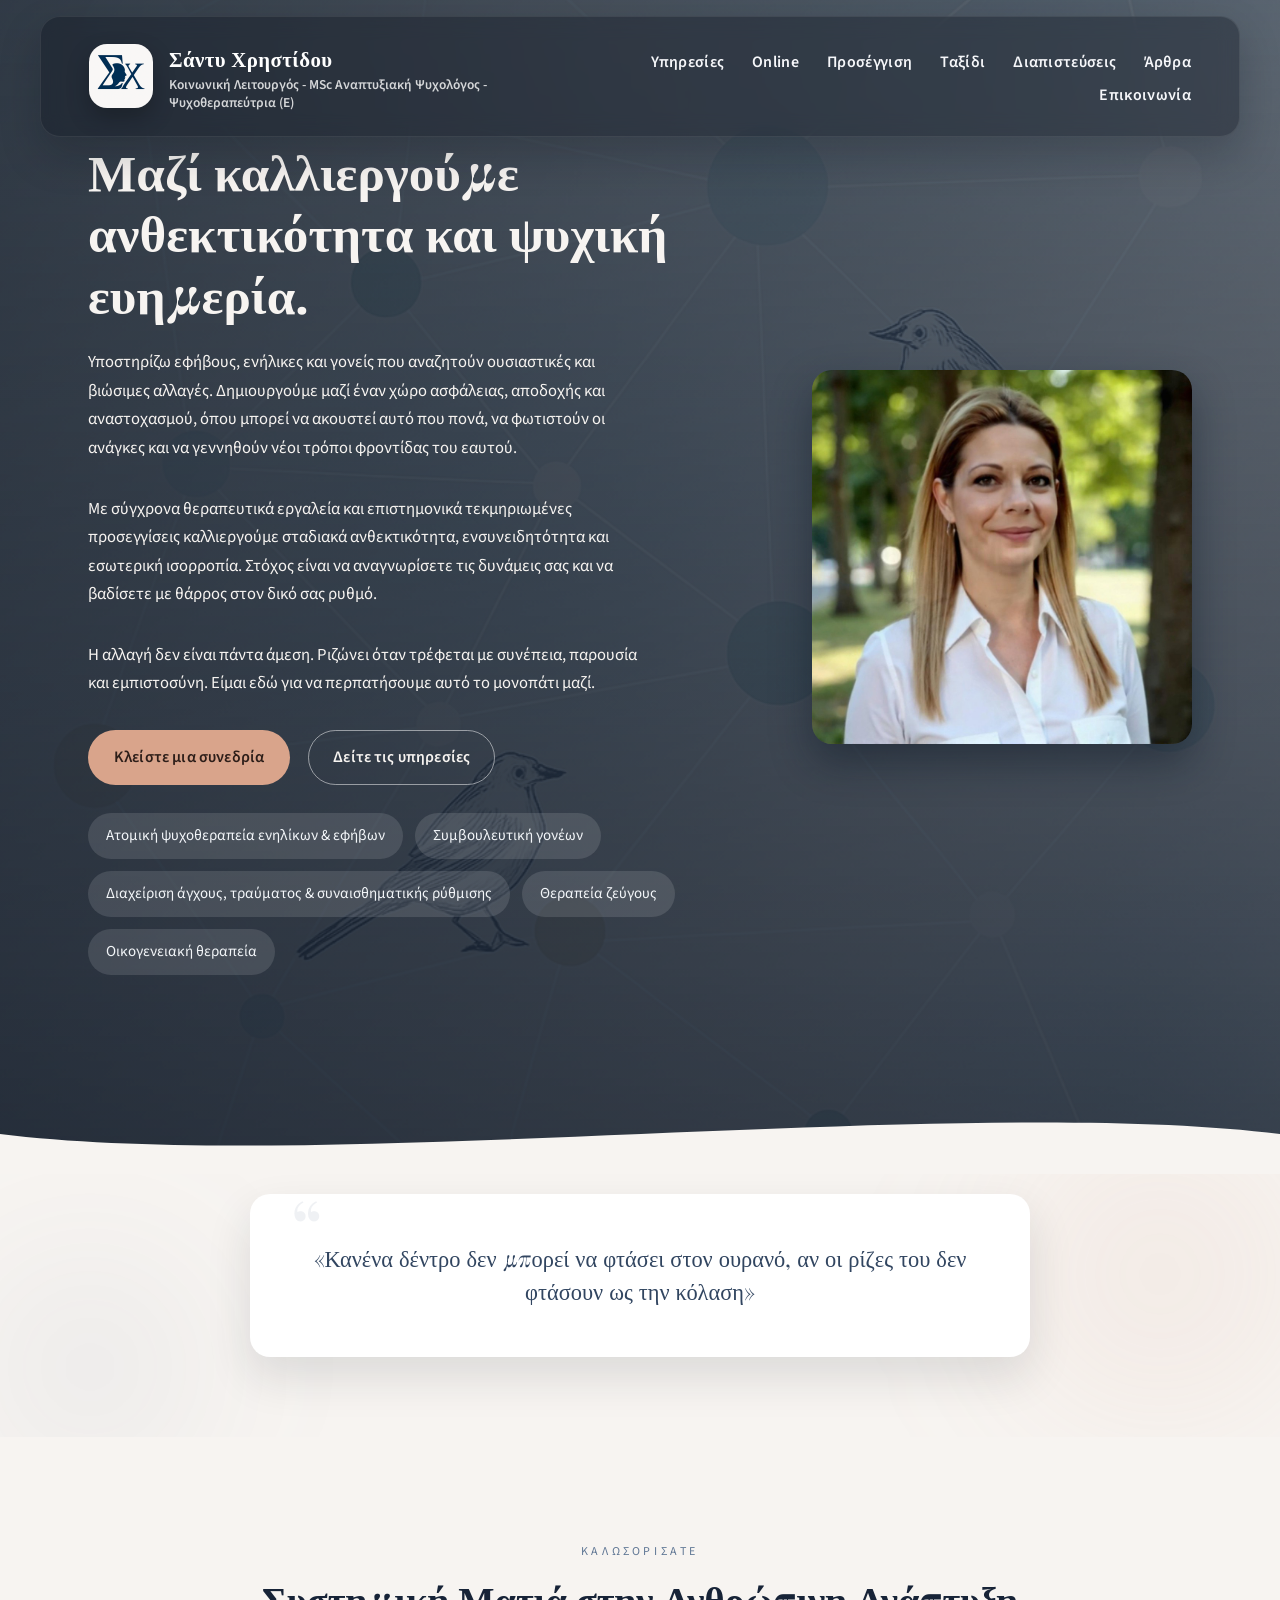
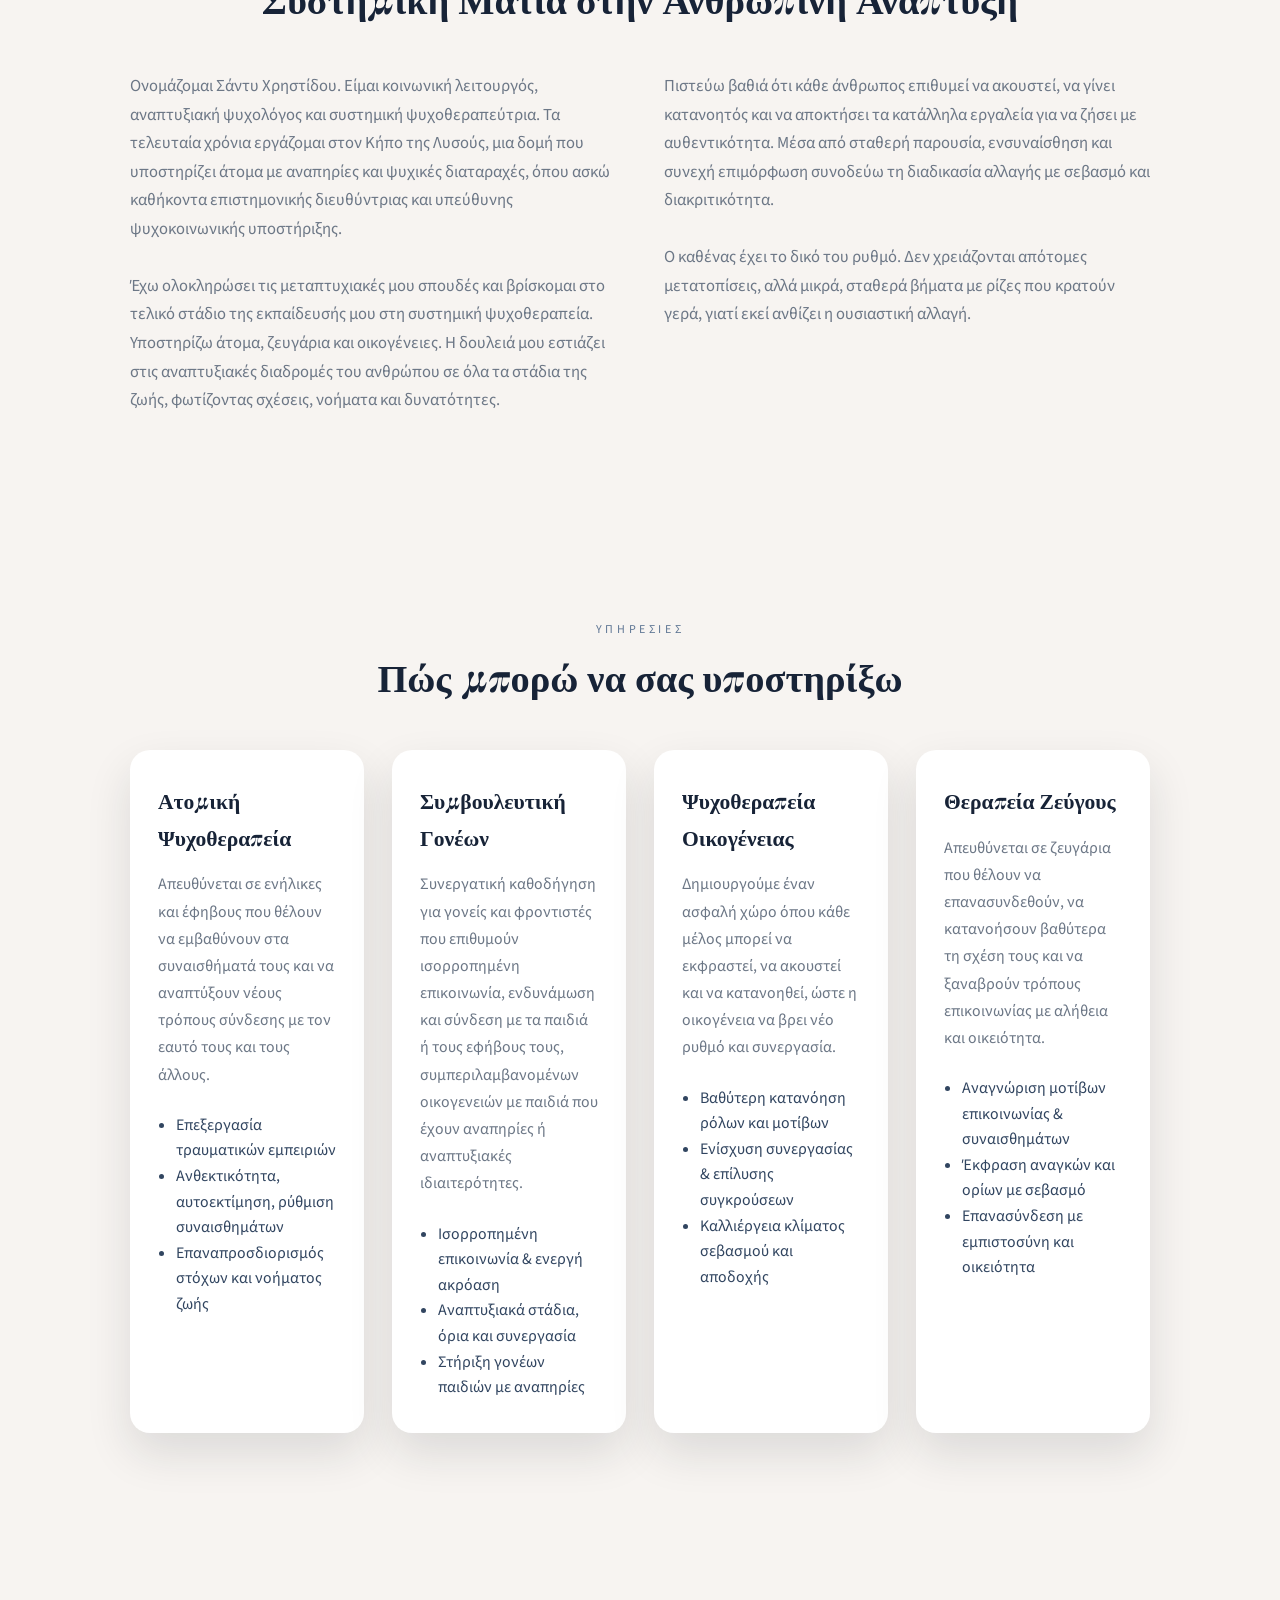
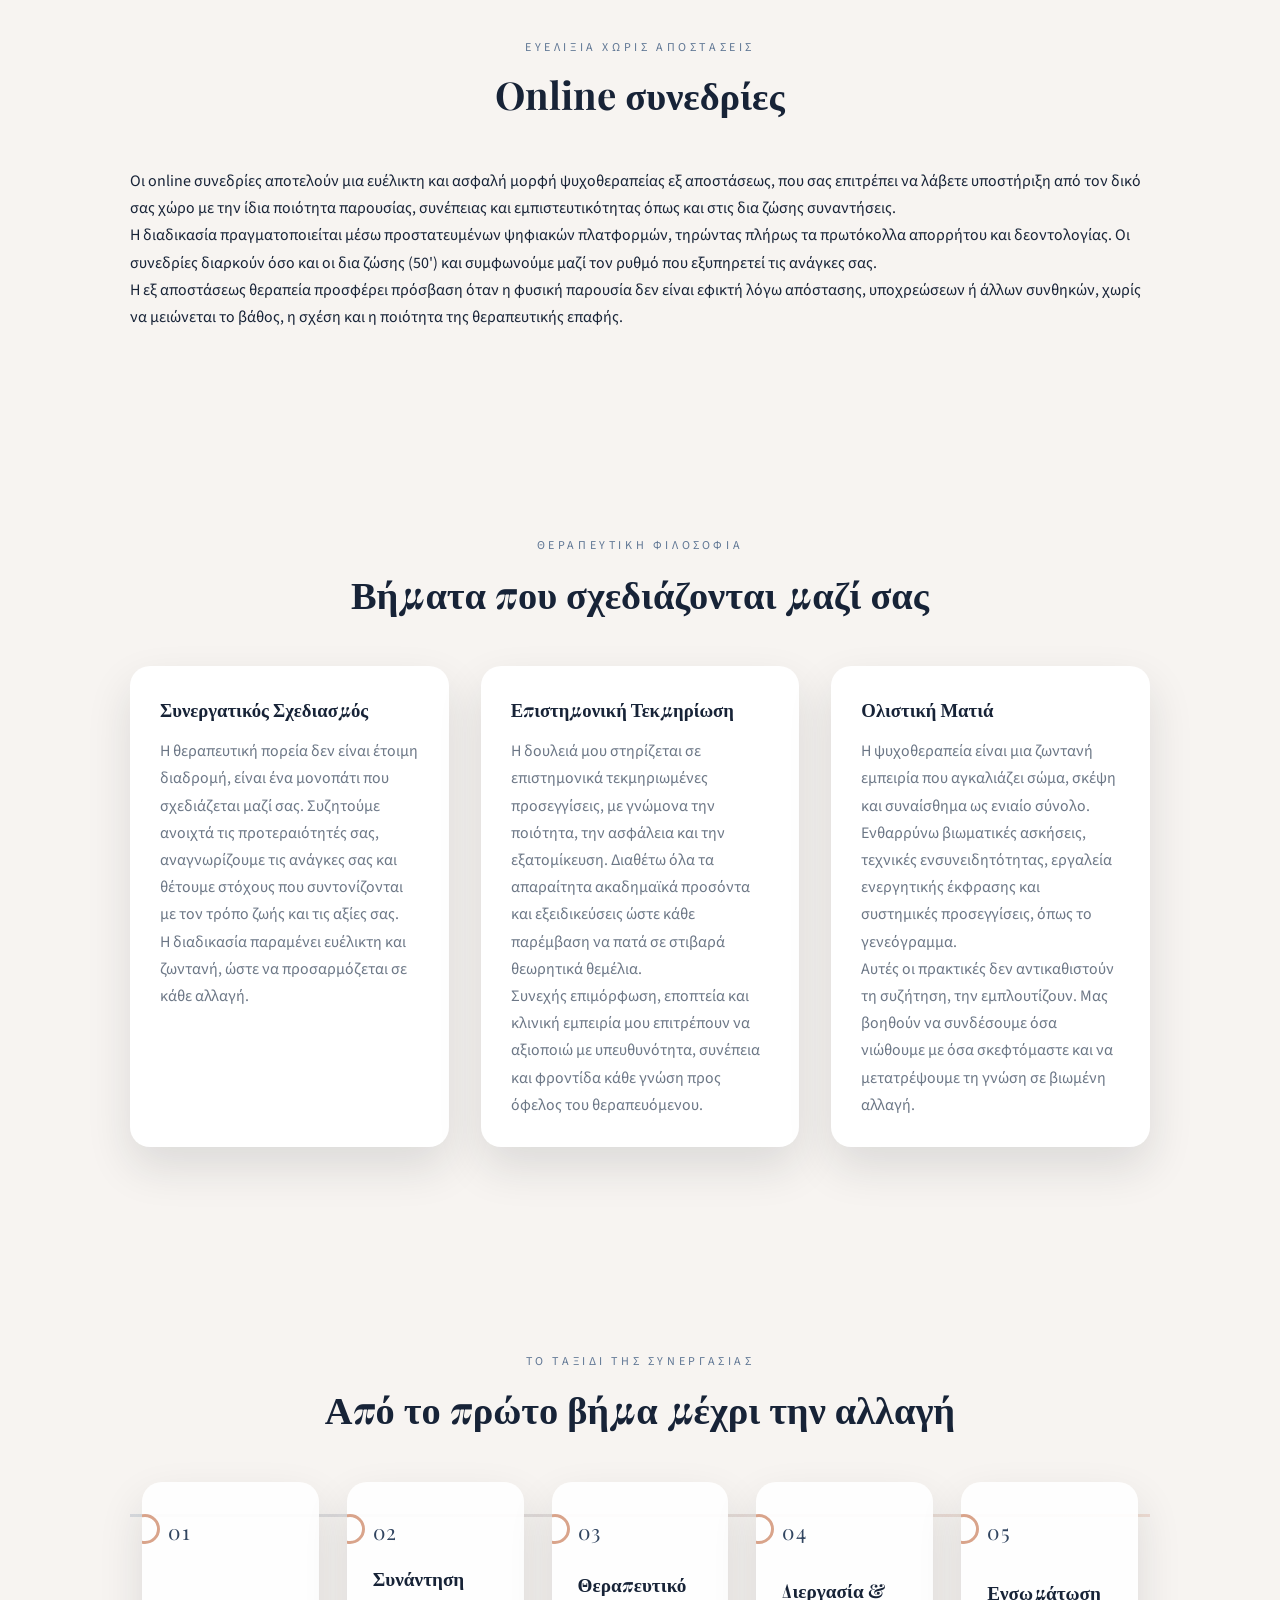
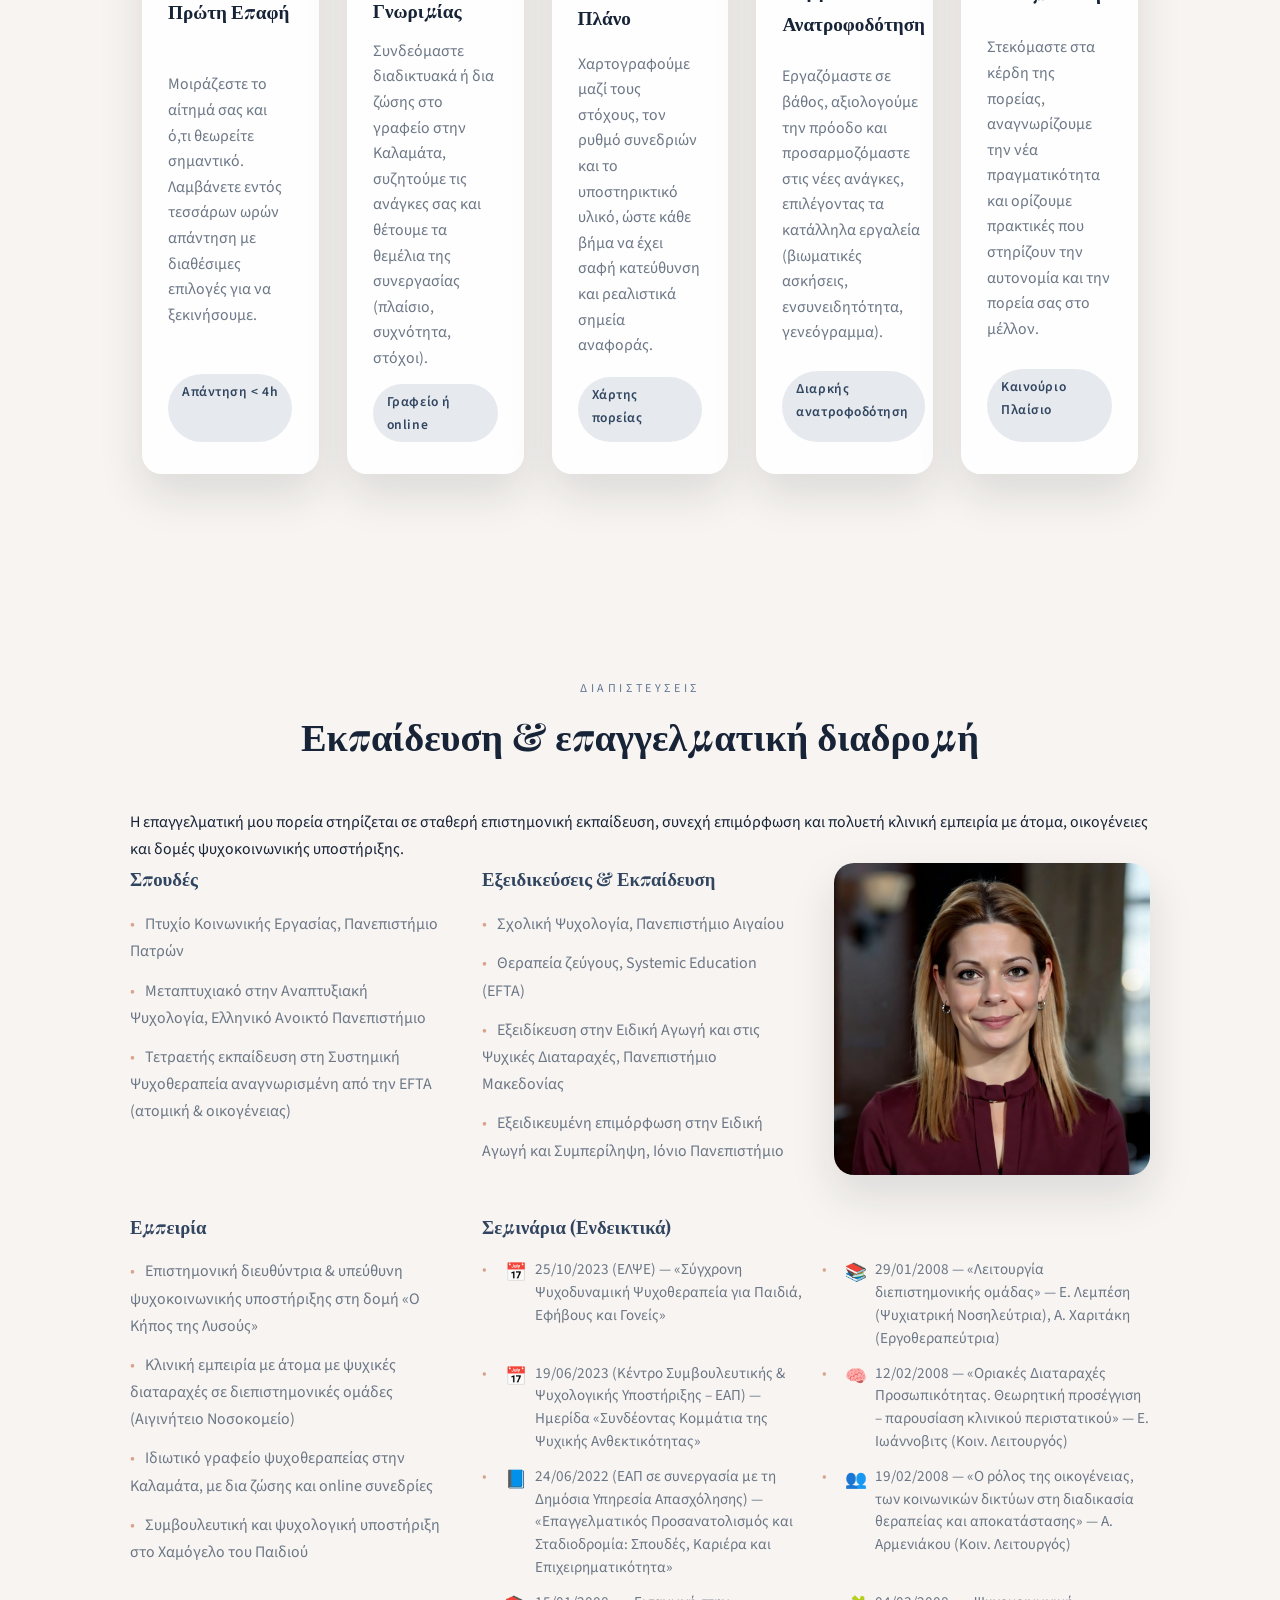
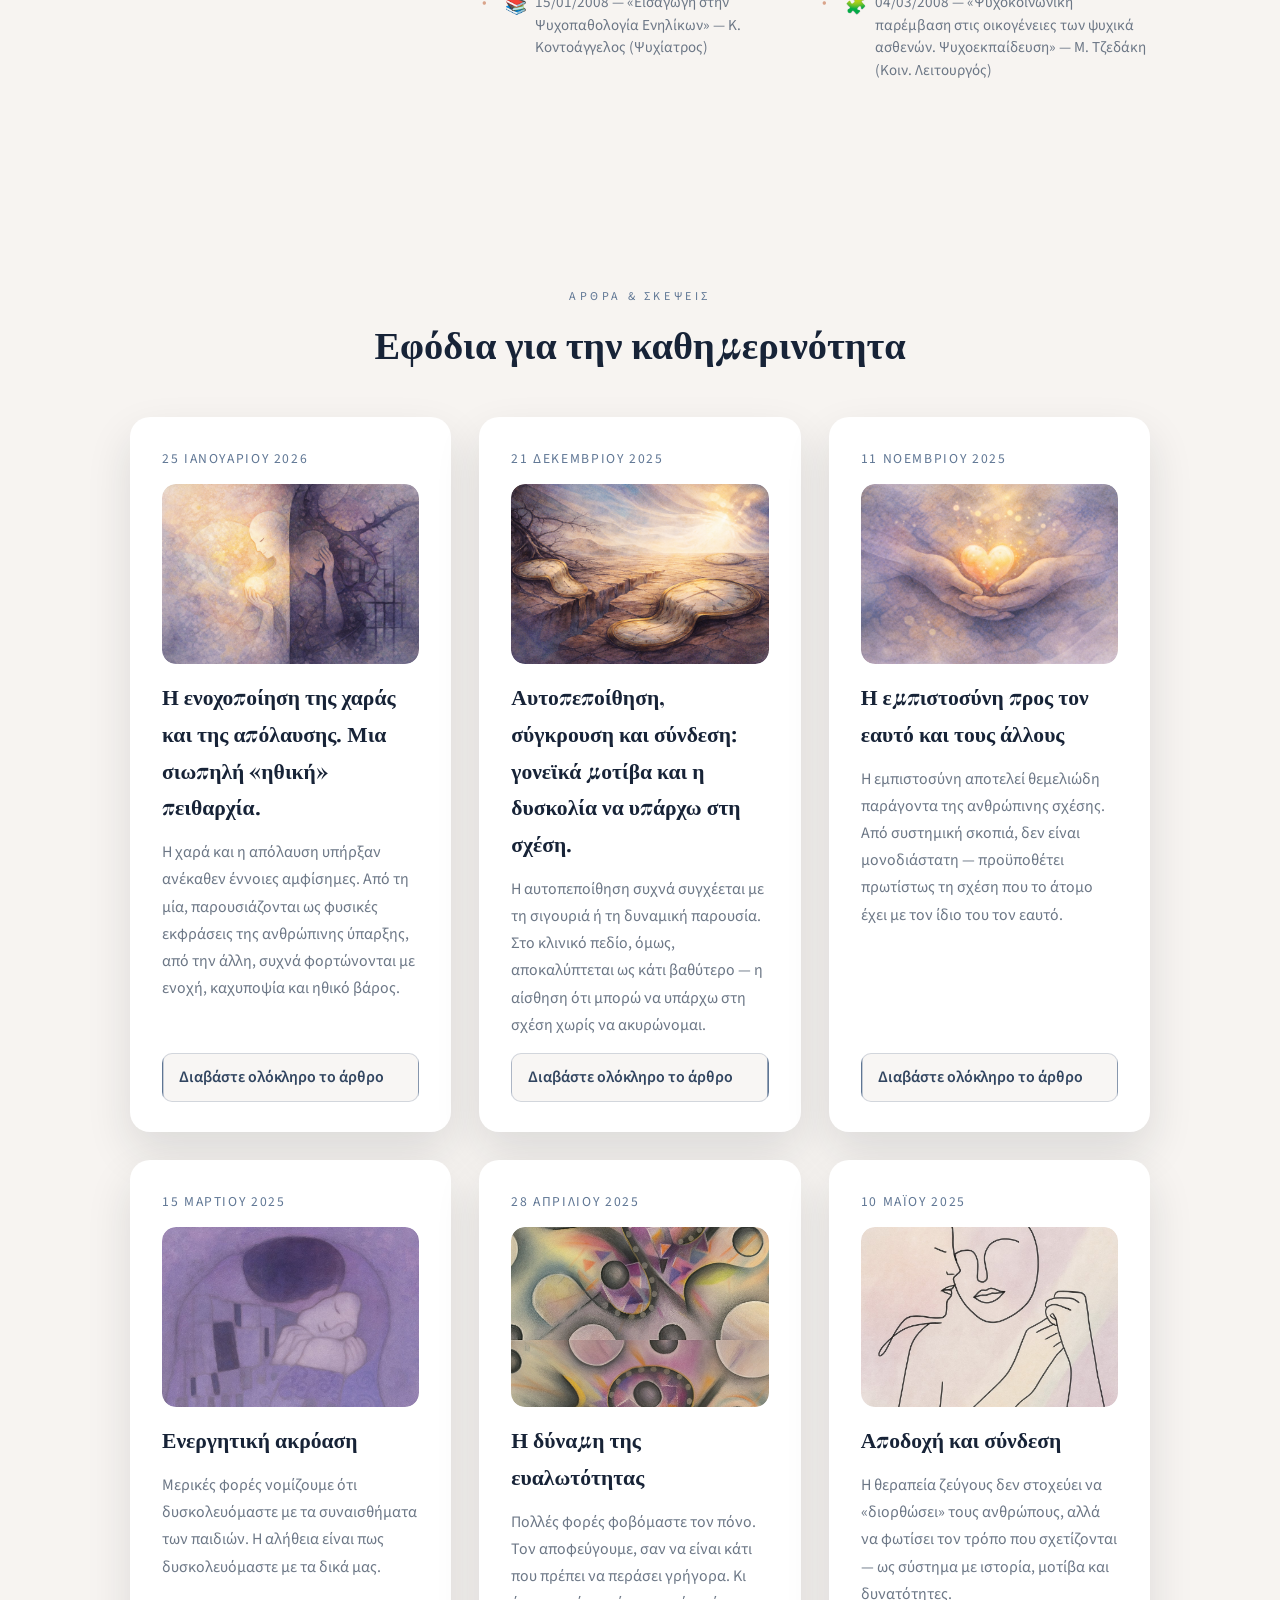
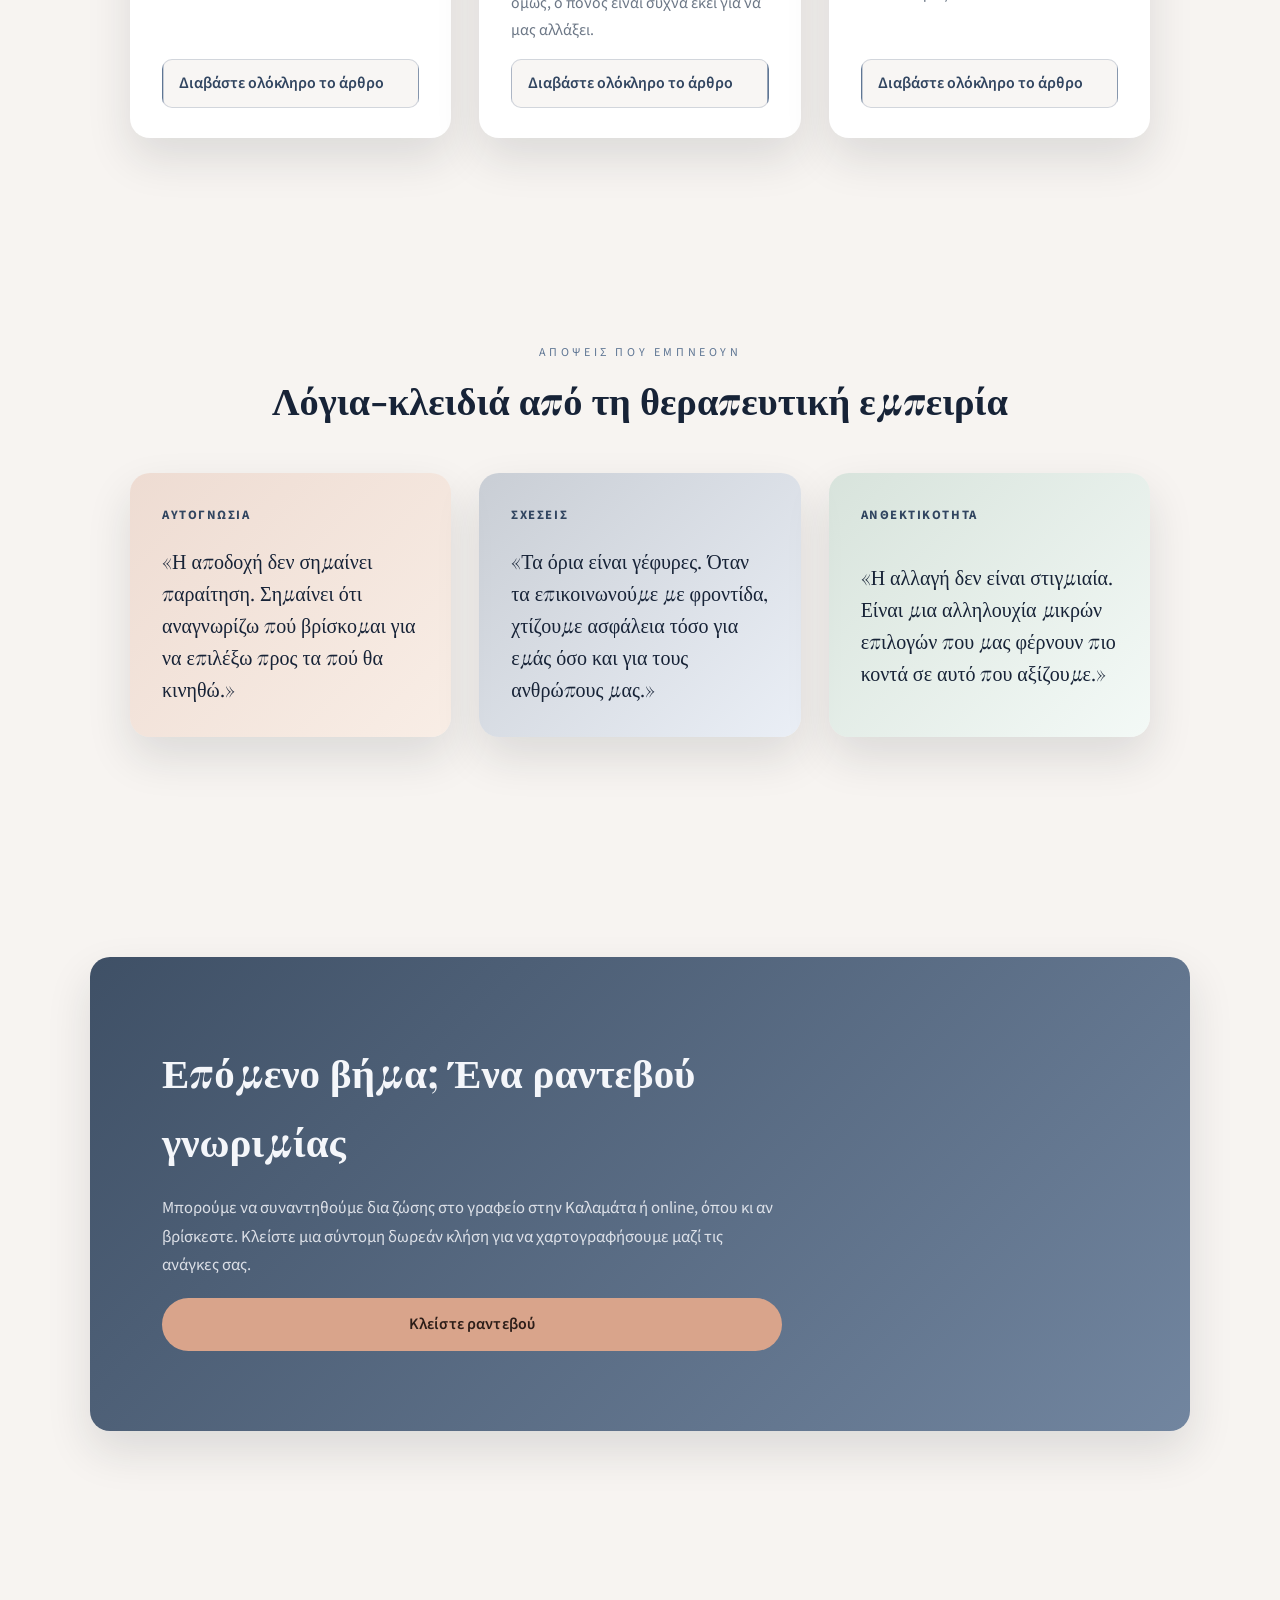
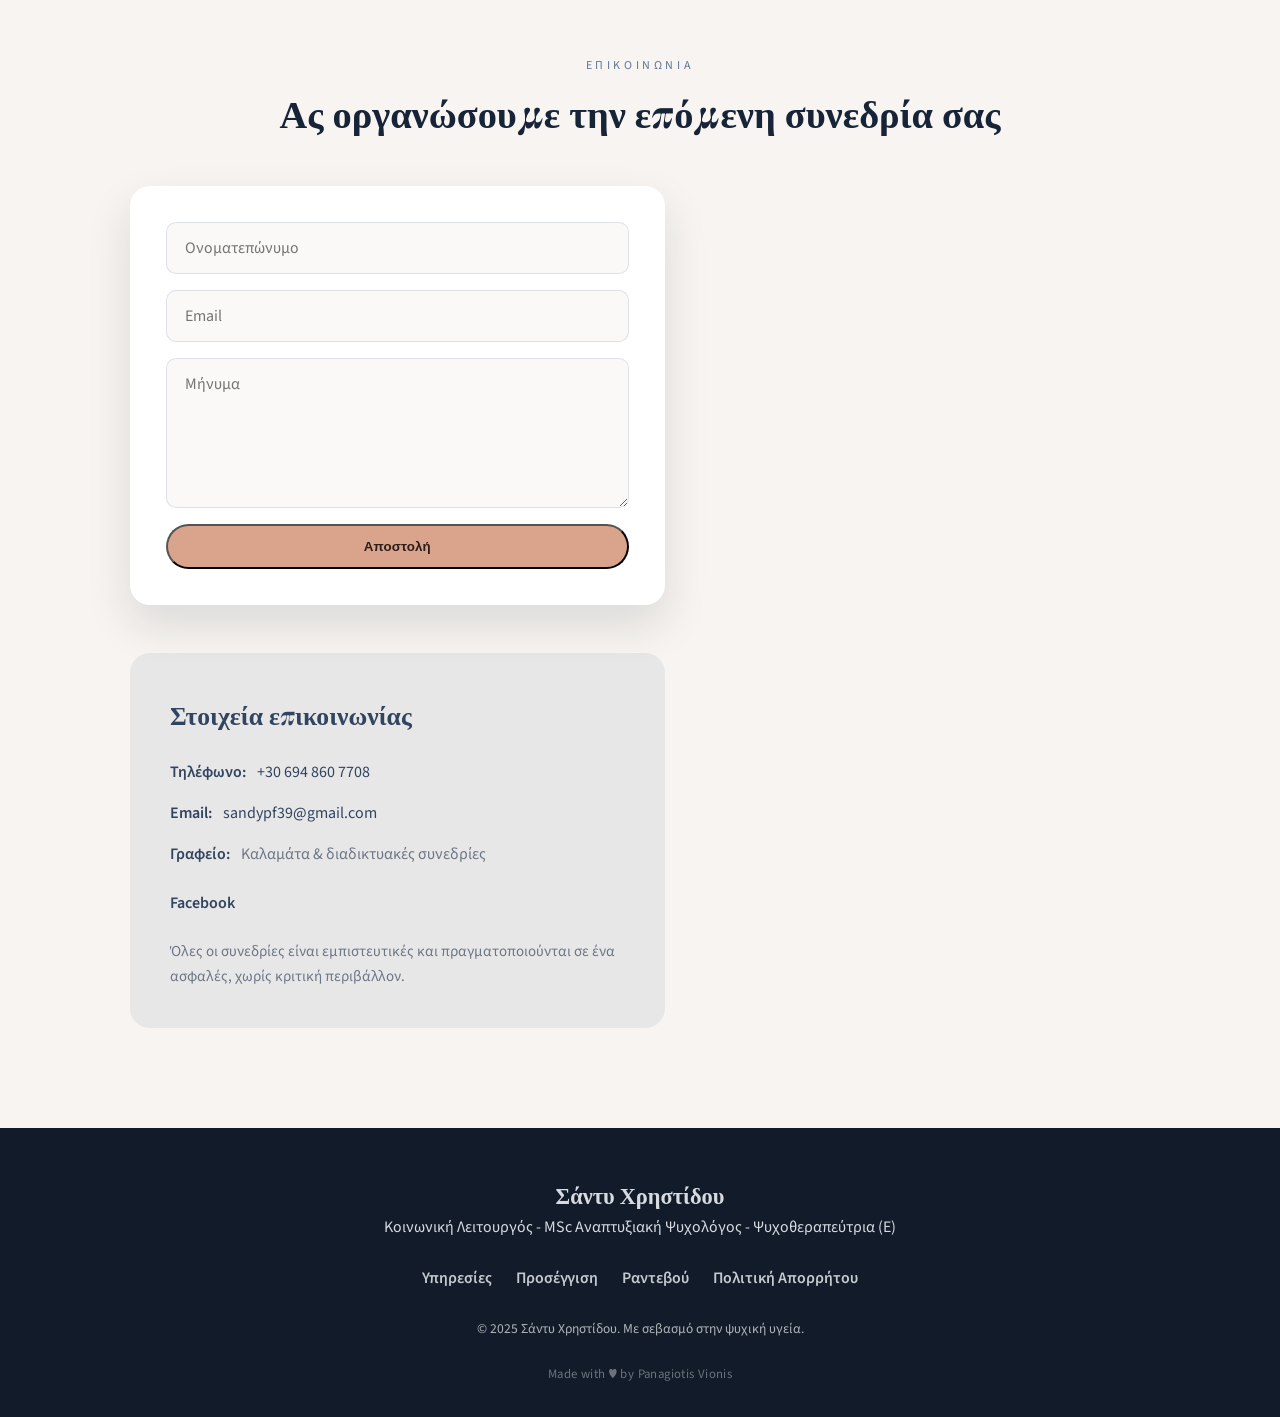
<file: index.html>
<!DOCTYPE html>
<html lang="el">
<head>
  <meta charset="UTF-8">
  <meta name="viewport" content="width=device-width, initial-scale=1.0">
  <title>Σάντυ Χρηστίδου | Κοινωνική Λειτουργός - MSc Αναπτυξιακή Ψυχολόγος - Ψυχοθεραπεύτρια (Ε) - Online Ψυχοθεραπεία</title>
  <meta name="description" content="Online ψυχοθεραπεία με τη Σάντυ Χρηστίδου, κοινωνική λειτουργό, αναπτυξιακή ψυχολόγο και συστημική ψυχοθεραπεύτρια. Ατομικές συνεδρίες ενηλίκων, θεραπεία ζεύγους και συμβουλευτική γονέων, με ασφαλή και εμπιστευτική διαδικτυακή επικοινωνία.">
  
   <!-- Open Graph για social sharing -->
  <meta property="og:title" content="Σάντυ Χρηστίδου | Online Ψυχοθεραπεία & Συστημική Προσέγγιση">
  <meta property="og:description" content="Ατομική θεραπεία, θεραπεία ζεύγους και συμβουλευτική γονέων εξ αποστάσεως. Ασφαλής online ψυχοθεραπεία με σύγχρονα εργαλεία επικοινωνίας.">
  <meta property="og:type" content="website">
  <meta property="og:url" content="https://psychotherapy-schristidou.gr">
  
  <link rel="preconnect" href="https://fonts.googleapis.com">
  <link rel="preconnect" href="https://fonts.gstatic.com" crossorigin>
  <link href="https://fonts.googleapis.com/css2?family=Playfair+Display:wght@500;600&family=Source+Sans+3:wght@300;400;600;700&display=swap" rel="stylesheet">
  <link rel="stylesheet" href="style.css">
  <link rel="icon" type="image/png" href="favicon.jpg" sizes="32x32">
</head>
<body id="top">
  <div class="scroll-progress" id="scrollProgress"></div>

  <header class="hero">
    <div class="hero-bg" id="heroBg"></div>
    <nav class="navbar" aria-label="Κύρια πλοήγηση">
      <a class="logo" href="#top">
        <img src="favicon.jpg" alt="Λογότυπο Σάντυ Χρηστίδου" class="logo-icon">
        <span class="logo-text">
          <strong>Σάντυ Χρηστίδου</strong>
          <small>Κοινωνική Λειτουργός - MSc Αναπτυξιακή Ψυχολόγος - Ψυχοθεραπεύτρια (Ε)</small>
        </span>
      </a>
      <button class="burger" aria-expanded="false" aria-controls="navLinks">
        <span class="sr-only">Menu</span>
        <span class="burger-line"></span>
        <span class="burger-line"></span>
        <span class="burger-line"></span>
      </button>
      <ul id="navLinks" class="nav-links">
        <li><a href="#services">Υπηρεσίες</a></li>
        <li><a href="#online">Online</a></li>
        <li><a href="#approach">Προσέγγιση</a></li>
        <li><a href="#journey">Ταξίδι</a></li>
        <li><a href="#credentials">Διαπιστεύσεις</a></li>
        <li><a href="#blog">Άρθρα</a></li>
        <li><a href="#contact">Επικοινωνία</a></li>
      </ul>
    </nav>

    <div class="hero-content">
      <div class="hero-copy">
        <h1>Μαζί καλλιεργούμε ανθεκτικότητα και ψυχική ευημερία.</h1>
        <p>Υποστηρίζω εφήβους, ενήλικες και γονείς που αναζητούν ουσιαστικές και βιώσιμες αλλαγές. Δημιουργούμε μαζί έναν χώρο ασφάλειας, αποδοχής και αναστοχασμού, όπου μπορεί να ακουστεί αυτό που πονά, να φωτιστούν οι ανάγκες και να γεννηθούν νέοι τρόποι φροντίδας του εαυτού.</p>
        <p>Με σύγχρονα θεραπευτικά εργαλεία και επιστημονικά τεκμηριωμένες προσεγγίσεις καλλιεργούμε σταδιακά ανθεκτικότητα, ενσυνειδητότητα και εσωτερική ισορροπία. Στόχος είναι να αναγνωρίσετε τις δυνάμεις σας και να βαδίσετε με θάρρος στον δικό σας ρυθμό.</p>
        <p>Η αλλαγή δεν είναι πάντα άμεση. Ριζώνει όταν τρέφεται με συνέπεια, παρουσία και εμπιστοσύνη. Είμαι εδώ για να περπατήσουμε αυτό το μονοπάτι μαζί.</p>
        <div class="hero-cta">
          <a class="btn primary" href="#contact">Κλείστε μια συνεδρία</a>
          <a class="btn ghost" href="#services">Δείτε τις υπηρεσίες</a>
        </div>
        <ul class="hero-highlights">
          <li>Ατομική ψυχοθεραπεία ενηλίκων &amp; εφήβων</li>
          <li>Συμβουλευτική γονέων</li>
          <li>Διαχείριση άγχους, τραύματος &amp; συναισθηματικής ρύθμισης</li>
          <li>Θεραπεία ζεύγους</li>
          <li>Οικογενειακή θεραπεία</li>
        </ul>
      </div>

      <div class="mini-slider" aria-label="Γκαλερί φωτογραφιών χώρου και συνεδριών">
        <img class="slide is-active" src="6.jpg" alt="Χώρος υποδοχής">
        <img class="slide" src="14.jpg" alt="Γωνιά συζήτησης">
        <img class="slide" src="13.jpg" alt="Γωνιά συζήτησης">
      </div>
    </div>
    <div class="wave-divider" aria-hidden="true">
      <svg viewBox="0 0 1440 80" preserveAspectRatio="none" xmlns="http://www.w3.org/2000/svg">
        <path d="M0,40 C360,80 1080,0 1440,40 L1440,80 L0,80 Z" fill="#f7f4f1"/>
      </svg>
    </div>
  </header>

  <main>
    <section class="quote-section">
      <div class="section-orb orb-1"></div>
      <div class="section-orb orb-2"></div>
      <blockquote>
        <p id="quoteText">«Κανένα δέντρο δεν μπορεί να φτάσει στον ουρανό, αν οι ρίζες του δεν φτάσουν ως την κόλαση»</p>
      </blockquote>
    </section>

    <section id="intro" class="section intro">
      <div class="section-header reveal-on-scroll">
        <span class="eyebrow">Καλωσορίσατε</span>
        <h2>Συστημική Ματιά στην Ανθρώπινη Ανάπτυξη</h2>
      </div>
      <div class="intro-grid">
        <div class="reveal-on-scroll stagger-1">
          <p>Ονομάζομαι Σάντυ Χρηστίδου. Είμαι κοινωνική λειτουργός, αναπτυξιακή ψυχολόγος και συστημική ψυχοθεραπεύτρια. Τα τελευταία χρόνια εργάζομαι στον Κήπο της Λυσούς, μια δομή που υποστηρίζει άτομα με αναπηρίες και ψυχικές διαταραχές, όπου ασκώ καθήκοντα επιστημονικής διευθύντριας και υπεύθυνης ψυχοκοινωνικής υποστήριξης.</p></br>
          <p>Έχω ολοκληρώσει τις μεταπτυχιακές μου σπουδές και βρίσκομαι στο τελικό στάδιο της εκπαίδευσής μου στη συστημική ψυχοθεραπεία. Υποστηρίζω άτομα, ζευγάρια και οικογένειες. Η δουλειά μου εστιάζει στις αναπτυξιακές διαδρομές του ανθρώπου σε όλα τα στάδια της ζωής, φωτίζοντας σχέσεις, νοήματα και δυνατότητες.</p>
        </div>
        <div class="reveal-on-scroll stagger-2">
          <p>Πιστεύω βαθιά ότι κάθε άνθρωπος επιθυμεί να ακουστεί, να γίνει κατανοητός και να αποκτήσει τα κατάλληλα εργαλεία για να ζήσει με αυθεντικότητα. Μέσα από σταθερή παρουσία, ενσυναίσθηση και συνεχή επιμόρφωση συνοδεύω τη διαδικασία αλλαγής με σεβασμό και διακριτικότητα.</p></br>
          <p>Ο καθένας έχει το δικό του ρυθμό. Δεν χρειάζονται απότομες μετατοπίσεις, αλλά μικρά, σταθερά βήματα με ρίζες που κρατούν γερά, γιατί εκεί ανθίζει η ουσιαστική αλλαγή.</p>
        </div>
      </div>
    </section>

    <section id="services" class="section services">
      <div class="section-header reveal-on-scroll">
        <span class="eyebrow">Υπηρεσίες</span>
        <h2>Πώς μπορώ να σας υποστηρίξω</h2>
      </div>
      <div class="card-grid">
        <article class="card reveal-on-scroll stagger-1">
          <h3>Ατομική Ψυχοθεραπεία</h3>
          <p>Απευθύνεται σε ενήλικες και έφηβους που θέλουν να εμβαθύνουν στα συναισθήματά τους και να αναπτύξουν νέους τρόπους σύνδεσης με τον εαυτό τους και τους άλλους.</p>
          <ul>
            <li>Επεξεργασία τραυματικών εμπειριών</li>
            <li>Ανθεκτικότητα, αυτοεκτίμηση, ρύθμιση συναισθημάτων</li>
            <li>Επαναπροσδιορισμός στόχων και νοήματος ζωής</li>
          </ul>
        </article>
        <article class="card reveal-on-scroll stagger-2">
          <h3>Συμβουλευτική Γονέων</h3>
          <p>Συνεργατική καθοδήγηση για γονείς και φροντιστές που επιθυμούν ισορροπημένη επικοινωνία, ενδυνάμωση και σύνδεση με τα παιδιά ή τους εφήβους τους, συμπεριλαμβανομένων οικογενειών με παιδιά που έχουν αναπηρίες ή αναπτυξιακές ιδιαιτερότητες.</p>
          <ul>
            <li>Ισορροπημένη επικοινωνία &amp; ενεργή ακρόαση</li>
            <li>Αναπτυξιακά στάδια, όρια και συνεργασία</li>
            <li>Στήριξη γονέων παιδιών με αναπηρίες</li>
          </ul>
        </article>
        <article class="card reveal-on-scroll stagger-3">
          <h3>Ψυχοθεραπεία Οικογένειας</h3>
          <p>Δημιουργούμε έναν ασφαλή χώρο όπου κάθε μέλος μπορεί να εκφραστεί, να ακουστεί και να κατανοηθεί, ώστε η οικογένεια να βρει νέο ρυθμό και συνεργασία.</p>
          <ul>
            <li>Βαθύτερη κατανόηση ρόλων και μοτίβων</li>
            <li>Ενίσχυση συνεργασίας &amp; επίλυσης συγκρούσεων</li>
            <li>Καλλιέργεια κλίματος σεβασμού και αποδοχής</li>
          </ul>
        </article>
        <article class="card reveal-on-scroll stagger-4">
          <h3>Θεραπεία Ζεύγους</h3>
          <p>Απευθύνεται σε ζευγάρια που θέλουν να επανασυνδεθούν, να κατανοήσουν βαθύτερα τη σχέση τους και να ξαναβρούν τρόπους επικοινωνίας με αλήθεια και οικειότητα.</p>
          <ul>
            <li>Αναγνώριση μοτίβων επικοινωνίας &amp; συναισθημάτων</li>
            <li>Έκφραση αναγκών και ορίων με σεβασμό</li>
            <li>Επανασύνδεση με εμπιστοσύνη και οικειότητα</li>
          </ul>
        </article>
      </div>
    </section>

    <section id="online" class="section online">
      <div class="section-header">
        <span class="eyebrow">Ευελιξία χωρίς αποστάσεις</span>
        <h2>Online συνεδρίες</h2>
      </div>
      <div class="online-content">
        <p>Οι online συνεδρίες αποτελούν μια ευέλικτη και ασφαλή μορφή ψυχοθεραπείας εξ αποστάσεως, που σας επιτρέπει να λάβετε υποστήριξη από τον δικό σας χώρο με την ίδια ποιότητα παρουσίας, συνέπειας και εμπιστευτικότητας όπως και στις δια ζώσης συναντήσεις.</p>
        <p>Η διαδικασία πραγματοποιείται μέσω προστατευμένων ψηφιακών πλατφορμών, τηρώντας πλήρως τα πρωτόκολλα απορρήτου και δεοντολογίας. Οι συνεδρίες διαρκούν όσο και οι δια ζώσης (50') και συμφωνούμε μαζί τον ρυθμό που εξυπηρετεί τις ανάγκες σας.</p>
        <p>Η εξ αποστάσεως θεραπεία προσφέρει πρόσβαση όταν η φυσική παρουσία δεν είναι εφικτή λόγω απόστασης, υποχρεώσεων ή άλλων συνθηκών, χωρίς να μειώνεται το βάθος, η σχέση και η ποιότητα της θεραπευτικής επαφής.</p>
      </div>
    </section>

    <section id="approach" class="section approach">
      <div class="section-header reveal-on-scroll">
        <span class="eyebrow">Θεραπευτική φιλοσοφία</span>
        <h2>Βήματα που σχεδιάζονται μαζί σας</h2>
      </div>
      <div class="approach-grid">
        <article class="reveal-on-scroll stagger-1">
          <h3>Συνεργατικός Σχεδιασμός</h3>
          <p>Η θεραπευτική πορεία δεν είναι έτοιμη διαδρομή, είναι ένα μονοπάτι που σχεδιάζεται μαζί σας. Συζητούμε ανοιχτά τις προτεραιότητές σας, αναγνωρίζουμε τις ανάγκες σας και θέτουμε στόχους που συντονίζονται με τον τρόπο ζωής και τις αξίες σας.</p>
          <p>Η διαδικασία παραμένει ευέλικτη και ζωντανή, ώστε να προσαρμόζεται σε κάθε αλλαγή.</p>
        </article>
        <article class="reveal-on-scroll stagger-2">
          <h3>Επιστημονική Τεκμηρίωση</h3>
          <p>Η δουλειά μου στηρίζεται σε επιστημονικά τεκμηριωμένες προσεγγίσεις, με γνώμονα την ποιότητα, την ασφάλεια και την εξατομίκευση. Διαθέτω όλα τα απαραίτητα ακαδημαϊκά προσόντα και εξειδικεύσεις ώστε κάθε παρέμβαση να πατά σε στιβαρά θεωρητικά θεμέλια.</p>
          <p>Συνεχής επιμόρφωση, εποπτεία και κλινική εμπειρία μου επιτρέπουν να αξιοποιώ με υπευθυνότητα, συνέπεια και φροντίδα κάθε γνώση προς όφελος του θεραπευόμενου.</p>
        </article>
        <article class="reveal-on-scroll stagger-3">
          <h3>Ολιστική Ματιά</h3>
          <p>Η ψυχοθεραπεία είναι μια ζωντανή εμπειρία που αγκαλιάζει σώμα, σκέψη και συναίσθημα ως ενιαίο σύνολο. Ενθαρρύνω βιωματικές ασκήσεις, τεχνικές ενσυνειδητότητας, εργαλεία ενεργητικής έκφρασης και συστημικές προσεγγίσεις, όπως το γενεόγραμμα.</p>
          <p>Αυτές οι πρακτικές δεν αντικαθιστούν τη συζήτηση, την εμπλουτίζουν. Μας βοηθούν να συνδέσουμε όσα νιώθουμε με όσα σκεφτόμαστε και να μετατρέψουμε τη γνώση σε βιωμένη αλλαγή.</p>
        </article>
      </div>
    </section>

    <section id="journey" class="section journey">
      <div class="section-header">
        <span class="eyebrow">Το ταξίδι της συνεργασίας</span>
        <h2>Από το πρώτο βήμα μέχρι την αλλαγή</h2>
      </div>
      <div class="timeline-track">
        <article class="timeline-step reveal-on-scroll">
          <span class="step-number">01</span>
          <h3>Πρώτη Επαφή</h3>
          <p>Μοιράζεστε το αίτημά σας και ό,τι θεωρείτε σημαντικό. Λαμβάνετε εντός τεσσάρων ωρών απάντηση με διαθέσιμες επιλογές για να ξεκινήσουμε.</p>
          <span class="step-tag">Απάντηση &lt; 4h</span>
        </article>
        <article class="timeline-step reveal-on-scroll">
          <span class="step-number">02</span>
          <h3>Συνάντηση Γνωριμίας</h3>
          <p>Συνδεόμαστε διαδικτυακά ή δια ζώσης στο γραφείο στην Καλαμάτα, συζητούμε τις ανάγκες σας και θέτουμε τα θεμέλια της συνεργασίας (πλαίσιο, συχνότητα, στόχοι).</p>
          <span class="step-tag">Γραφείο ή online</span>
        </article>
        <article class="timeline-step reveal-on-scroll">
          <span class="step-number">03</span>
          <h3>Θεραπευτικό Πλάνο</h3>
          <p>Χαρτογραφούμε μαζί τους στόχους, τον ρυθμό συνεδριών και το υποστηρικτικό υλικό, ώστε κάθε βήμα να έχει σαφή κατεύθυνση και ρεαλιστικά σημεία αναφοράς.</p>
          <span class="step-tag">Χάρτης πορείας</span>
        </article>
        <article class="timeline-step reveal-on-scroll">
          <span class="step-number">04</span>
          <h3>Διεργασία &amp; Ανατροφοδότηση</h3>
          <p>Εργαζόμαστε σε βάθος, αξιολογούμε την πρόοδο και προσαρμοζόμαστε στις νέες ανάγκες, επιλέγοντας τα κατάλληλα εργαλεία (βιωματικές ασκήσεις, ενσυνειδητότητα, γενεόγραμμα).</p>
          <span class="step-tag">Διαρκής ανατροφοδότηση</span>
        </article>
        <article class="timeline-step reveal-on-scroll">
          <span class="step-number">05</span>
          <h3>Ενσωμάτωση</h3>
          <p>Στεκόμαστε στα κέρδη της πορείας, αναγνωρίζουμε την νέα πραγματικότητα και ορίζουμε πρακτικές που στηρίζουν την αυτονομία και την πορεία σας στο μέλλον.</p>
          <span class="step-tag">Καινούριο Πλαίσιο</span>
        </article>
      </div>
    </section>

    <section id="credentials" class="section credentials">
      <div class="section-header">
        <span class="eyebrow">Διαπιστεύσεις</span>
        <h2>Εκπαίδευση &amp; επαγγελματική διαδρομή</h2>
      </div>
      <p class="section-lead">Η επαγγελματική μου πορεία στηρίζεται σε σταθερή επιστημονική εκπαίδευση, συνεχή επιμόρφωση και πολυετή κλινική εμπειρία με άτομα, οικογένειες και δομές ψυχοκοινωνικής υποστήριξης.</p>
      <div class="credentials-grid">
        <div>
          <h3>Σπουδές</h3>
          <ul>
            <li>Πτυχίο Κοινωνικής Εργασίας, Πανεπιστήμιο Πατρών</li>
            <li>Μεταπτυχιακό στην Αναπτυξιακή Ψυχολογία, Ελληνικό Ανοικτό Πανεπιστήμιο</li>
            <li>Τετραετής εκπαίδευση στη Συστημική Ψυχοθεραπεία αναγνωρισμένη από την EFTA (ατομική &amp; οικογένειας)</li>
          </ul>
        </div>
        <div>
          <h3>Εξειδικεύσεις &amp; Εκπαίδευση</h3>
          <ul>
            <li>Σχολική Ψυχολογία, Πανεπιστήμιο Αιγαίου</li>
            <li>Θεραπεία ζεύγους, Systemic Education (EFTA)</li>
            <li>Εξειδίκευση στην Ειδική Αγωγή και στις Ψυχικές Διαταραχές, Πανεπιστήμιο Μακεδονίας</li>
            <li>Εξειδικευμένη επιμόρφωση στην Ειδική Αγωγή και Συμπερίληψη, Ιόνιο Πανεπιστήμιο</li>
          </ul>
        </div>
        <div class="credentials-visual">
          <img src="7.jpg" alt="Ατμοσφαιρική εικόνα που αποπνέει ηρεμία και επαγγελματισμό" loading="lazy">
        </div>
        <div class="experience-block">
          <h3>Εμπειρία</h3>
          <ul>
            <li>Επιστημονική διευθύντρια &amp; υπεύθυνη ψυχοκοινωνικής υποστήριξης στη δομή «Ο Κήπος της Λυσούς»</li>
            <li>Κλινική εμπειρία με άτομα με ψυχικές διαταραχές σε διεπιστημονικές ομάδες (Αιγινήτειο Νοσοκομείο)</li>
            <li>Ιδιωτικό γραφείο ψυχοθεραπείας στην Καλαμάτα, με δια ζώσης και online συνεδρίες</li>
            <li>Συμβουλευτική και ψυχολογική υποστήριξη στο Χαμόγελο του Παιδιού</li>
          </ul>
        </div>
        <div class="seminars-block">
  <h3>Σεμινάρια (Ενδεικτικά)</h3>
  <ul class="seminars-grid">
    <li>
      <span class="seminar-icon">📅</span>
      25/10/2023 (ΕΛΨΕ) — «Σύγχρονη Ψυχοδυναμική Ψυχοθεραπεία για Παιδιά, Εφήβους και Γονείς»
    </li>

    <li>
      <span class="seminar-icon">📅</span>
      19/06/2023 (Κέντρο Συμβουλευτικής &amp; Ψυχολογικής Υποστήριξης – ΕΑΠ) — 
      Ημερίδα «Συνδέοντας Κομμάτια της Ψυχικής Ανθεκτικότητας»
    </li>

    <li>
      <span class="seminar-icon">📘</span>
      24/06/2022 (ΕΑΠ σε συνεργασία με τη Δημόσια Υπηρεσία Απασχόλησης) — 
      «Επαγγελματικός Προσανατολισμός και Σταδιοδρομία: Σπουδές, Καριέρα και Επιχειρηματικότητα»
    </li>

    <li>
      <span class="seminar-icon">📚</span>
      15/01/2008 — «Εισαγωγή στην Ψυχοπαθολογία Ενηλίκων» — Κ. Κοντοάγγελος (Ψυχίατρος)
    </li>

    <li>
      <span class="seminar-icon">📚</span>
      29/01/2008 — «Λειτουργία διεπιστημονικής ομάδας» — Ε. Λεμπέση (Ψυχιατρική Νοσηλεύτρια), 
      Α. Χαριτάκη (Εργοθεραπεύτρια)
    </li>

    <li>
      <span class="seminar-icon">🧠</span>
      12/02/2008 — «Οριακές Διαταραχές Προσωπικότητας. Θεωρητική προσέγγιση – παρουσίαση κλινικού περιστατικού» — 
      Ε. Ιωάννοβιτς (Κοιν. Λειτουργός)
    </li>

    <li>
      <span class="seminar-icon">👥</span>
      19/02/2008 — «Ο ρόλος της οικογένειας, των κοινωνικών δικτύων στη διαδικασία θεραπείας και αποκατάστασης» — 
      Α. Αρμενιάκου (Κοιν. Λειτουργός)
    </li>

    <li>
      <span class="seminar-icon">🧩</span>
      04/03/2008 — «Ψυχοκοινωνική παρέμβαση στις οικογένειες των ψυχικά ασθενών. Ψυχοεκπαίδευση» — 
      Μ. Τζεδάκη (Κοιν. Λειτουργός)
    </li>
  </ul>
</div>

      </div>
    </section>

    <section id="blog" class="section blog">
      <div class="section-header reveal-on-scroll">
        <span class="eyebrow">Άρθρα &amp; σκέψεις</span>
        <h2>Εφόδια για την καθημερινότητα</h2>
      </div>
      <div class="blog-grid">

        <article class="blog-card reveal-on-scroll stagger-1">
          <span class="blog-meta">25 Ιανουαρίου 2026</span>
          <div class="blog-thumb">
            <img src="15.jpg" alt="Η ενοχοποίηση της χαράς και της απόλαυσης. Μια σιωπηλή «ηθική» πειθαρχία." loading="lazy">
          </div>
          <h3>Η ενοχοποίηση της χαράς και της απόλαυσης. Μια σιωπηλή «ηθική» πειθαρχία.</h3>
          <div class="blog-excerpt">
            <p>Η χαρά και η απόλαυση υπήρξαν ανέκαθεν έννοιες αμφίσημες. Από τη μία, παρουσιάζονται ως φυσικές εκφράσεις της ανθρώπινης ύπαρξης, από την άλλη, συχνά φορτώνονται με ενοχή, καχυποψία και ηθικό βάρος.</p>
          </div>
          <a class="read-more" href="articles/enohopoiisi-xaras.html">Διαβάστε ολόκληρο το άρθρο</a>
        </article>

        <article class="blog-card reveal-on-scroll stagger-2">
          <span class="blog-meta">21 Δεκεμβρίου 2025</span>
          <div class="blog-thumb">
            <img src="16.jpg" alt="Αυτοπεποίθηση, σύγκρουση και σύνδεση: γονεϊκά μοτίβα και η δυσκολία να υπάρχω στη σχέση." loading="lazy">
          </div>
          <h3>Αυτοπεποίθηση, σύγκρουση και σύνδεση: γονεϊκά μοτίβα και η δυσκολία να υπάρχω στη σχέση.</h3>
          <div class="blog-excerpt">
            <p>Η αυτοπεποίθηση συχνά συγχέεται με τη σιγουριά ή τη δυναμική παρουσία. Στο κλινικό πεδίο, όμως, αποκαλύπτεται ως κάτι βαθύτερο — η αίσθηση ότι μπορώ να υπάρχω στη σχέση χωρίς να ακυρώνομαι.</p>
          </div>
          <a class="read-more" href="articles/aftopepoithisi-sygkrousi.html">Διαβάστε ολόκληρο το άρθρο</a>
        </article>

        <article class="blog-card reveal-on-scroll stagger-3">
          <span class="blog-meta">11 Νοεμβρίου 2025</span>
          <div class="blog-thumb">
            <img src="17.jpg" alt="Η εμπιστοσύνη προς τον εαυτό και τους άλλους" loading="lazy">
          </div>
          <h3>Η εμπιστοσύνη προς τον εαυτό και τους άλλους</h3>
          <div class="blog-excerpt">
            <p>Η εμπιστοσύνη αποτελεί θεμελιώδη παράγοντα της ανθρώπινης σχέσης. Από συστημική σκοπιά, δεν είναι μονοδιάστατη — προϋποθέτει πρωτίστως τη σχέση που το άτομο έχει με τον ίδιο του τον εαυτό.</p>
          </div>
          <a class="read-more" href="articles/empistosyni.html">Διαβάστε ολόκληρο το άρθρο</a>
        </article>

        <article class="blog-card reveal-on-scroll stagger-4">
          <span class="blog-meta">15 Μαρτίου 2025</span>
          <div class="blog-thumb">
            <img src="10.jpg" alt="Πώς να ακούω το παιδί μου" loading="lazy">
          </div>
          <h3>Ενεργητική ακρόαση</h3>
          <div class="blog-excerpt">
            <p>Μερικές φορές νομίζουμε ότι δυσκολευόμαστε με τα συναισθήματα των παιδιών. Η αλήθεια είναι πως δυσκολευόμαστε με τα δικά μας.</p>
          </div>
          <a class="read-more" href="articles/energitiki-akroasi.html">Διαβάστε ολόκληρο το άρθρο</a>
        </article>

        <article class="blog-card reveal-on-scroll stagger-5">
          <span class="blog-meta">28 Απριλίου 2025</span>
          <div class="blog-thumb">
            <img src="11.jpg" alt="Πόνος" loading="lazy">
          </div>
          <h3>Η δύναμη της ευαλωτότητας</h3>
          <div class="blog-excerpt">
            <p>Πολλές φορές φοβόμαστε τον πόνο. Τον αποφεύγουμε, σαν να είναι κάτι που πρέπει να περάσει γρήγορα. Κι όμως, ο πόνος είναι συχνά εκεί για να μας αλλάξει.</p>
          </div>
          <a class="read-more" href="articles/dynamh-eyalototitas.html">Διαβάστε ολόκληρο το άρθρο</a>
        </article>
        
        <article class="blog-card reveal-on-scroll stagger-6">
          <span class="blog-meta">10 Μαΐου 2025</span>
          <div class="blog-thumb">
            <img src="12.jpg" alt="Θεραπεία ζεύγους" loading="lazy">
          </div>
          <h3>Αποδοχή και σύνδεση</h3>
          <div class="blog-excerpt">
            <p>Η θεραπεία ζεύγους δεν στοχεύει να «διορθώσει» τους ανθρώπους, αλλά να φωτίσει τον τρόπο που σχετίζονται — ως σύστημα με ιστορία, μοτίβα και δυνατότητες.</p>
          </div>
          <a class="read-more" href="articles/apodoxi-syndesi.html">Διαβάστε ολόκληρο το άρθρο</a>
        </article>
      </div>
    </section>

    <section id="insights" class="section insights">
      <div class="section-header">
        <span class="eyebrow">Απόψεις που εμπνέουν</span>
        <h2>Λόγια-κλειδιά από τη θεραπευτική εμπειρία</h2>
      </div>
      <div class="insights-grid">
        <article class="insight-card">
          <span class="insight-tag">Αυτογνωσία</span>
          <p>«Η αποδοχή δεν σημαίνει παραίτηση. Σημαίνει ότι αναγνωρίζω πού βρίσκομαι για να επιλέξω προς τα πού θα κινηθώ.»</p>
        </article>
        <article class="insight-card">
          <span class="insight-tag">Σχέσεις</span>
          <p>«Τα όρια είναι γέφυρες. Όταν τα επικοινωνούμε με φροντίδα, χτίζουμε ασφάλεια τόσο για εμάς όσο και για τους ανθρώπους μας.»</p>
        </article>
        <article class="insight-card">
          <span class="insight-tag">Ανθεκτικότητα</span>
          <p>«Η αλλαγή δεν είναι στιγμιαία. Είναι μια αλληλουχία μικρών επιλογών που μας φέρνουν πιο κοντά σε αυτό που αξίζουμε.»</p>
        </article>
      </div>
    </section>

    <section class="cta-banner">
      <div class="cta-content">
        <h2>Επόμενο βήμα; Ένα ραντεβού γνωριμίας</h2>
        <p>Μπορούμε να συναντηθούμε δια ζώσης στο γραφείο στην Καλαμάτα ή online, όπου κι αν βρίσκεστε. Κλείστε μια σύντομη δωρεάν κλήση για να χαρτογραφήσουμε μαζί τις ανάγκες σας.</p>
        <a class="btn primary" href="#contact">Κλείστε ραντεβού</a>
      </div>
    </section>

    <section id="contact" class="section contact">
      <div class="section-header">
        <span class="eyebrow">Επικοινωνία</span>
        <h2>Ας οργανώσουμε την επόμενη συνεδρία σας</h2>
      </div>
      <div class="contact-grid">
      <form
  id="contactForm"
  action="https://formspree.io/f/xzerwwkn"
  method="POST"
>
  <input type="hidden" name="_subject" value="Νέο μήνυμα από τη φόρμα επικοινωνίας">
  <input type="text" name="_gotcha" style="display:none" tabindex="-1" autocomplete="off">
  <input type="text" name="name" placeholder="Ονοματεπώνυμο" required>
  <input type="email" name="email" placeholder="Email" required>
  <textarea name="message" placeholder="Μήνυμα" required></textarea>

  <button type="submit" class="btn primary">Αποστολή</button>
</form>


<p id="formMessage"></p> <!-- μπορείς να το αφήσεις, δεν θα το πειράξουμε με JS -->


        <div class="contact-info">
          <h3>Στοιχεία επικοινωνίας</h3>
          <ul>
            <li><span>Τηλέφωνο:</span> <a href="tel:+306948607708">+30 694 860 7708</a></li>
            <li><span>Email:</span> <a href="mailto:sandypf39@gmail.com">sandypf39@gmail.com</a></li>
            <li><span>Γραφείο:</span> Καλαμάτα &amp; διαδικτυακές συνεδρίες</li>
          </ul>
          <div class="contact-social">
            <a href="https://www.facebook.com/profile.php?id=61581702181201" aria-label="Facebook" target="_blank" rel="noopener">Facebook</a>
          </div>
          <p class="contact-note">Όλες οι συνεδρίες είναι εμπιστευτικές και πραγματοποιούνται σε ένα ασφαλές, χωρίς κριτική περιβάλλον.</p>
        </div>
      </div>
    </section>
  </main>

  <footer class="footer">
    <div>
      <strong>Σάντυ Χρηστίδου</strong>
      <p>Κοινωνική Λειτουργός - MSc Αναπτυξιακή Ψυχολόγος - Ψυχοθεραπεύτρια (Ε)</p>
    </div>
    <div class="footer-links">
      <a href="#services">Υπηρεσίες</a>
      <a href="#approach">Προσέγγιση</a>
      <a href="#contact">Ραντεβού</a>
      <a href="#">Πολιτική Απορρήτου</a>
    </div>
    <p class="footer-copy">&copy; 2025 Σάντυ Χρηστίδου. Με σεβασμό στην ψυχική υγεία.</p>
    <p class="footer-copy footer-made-by">Made with ♥ by Panagiotis Vionis</p>
  </footer>

  <script src="script.js" defer></script>
</body>
</html>
</file>
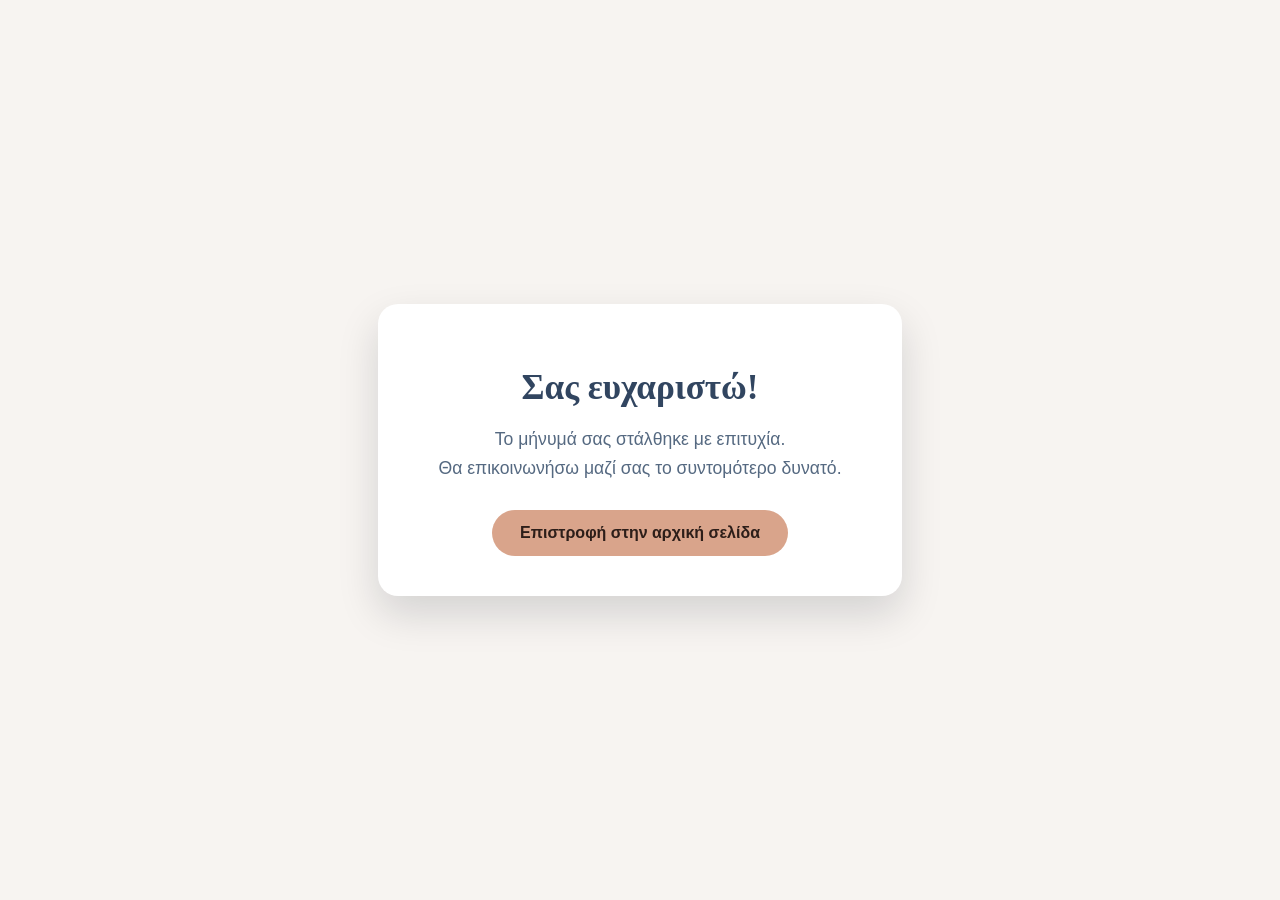
<file: thank-you.html>
<!DOCTYPE html>
<html lang="el">
<head>
  <meta charset="UTF-8">
  <meta name="viewport" content="width=device-width, initial-scale=1.0">
  <title>Ευχαριστούμε για το μήνυμά σας</title>

  <style>
    body {
      margin: 0;
      padding: 0;
      font-family: "Source Sans 3", sans-serif;
      background: #f7f4f1;
      color: #172337;
      display: flex;
      justify-content: center;
      align-items: center;
      min-height: 100vh;
    }

    .container {
      background: #ffffff;
      padding: 40px 60px;
      border-radius: 20px;
      box-shadow: 0 18px 40px rgba(12, 22, 35, 0.15);
      max-width: 520px;
      text-align: center;
    }

    h1 {
      font-family: 'Playfair Display', serif;
      font-size: 2.2rem;
      margin-bottom: 14px;
      color: #314560;
    }

    p {
      font-size: 1.1rem;
      line-height: 1.6;
      margin-bottom: 28px;
      color: #556981;
    }

    a.button {
      display: inline-block;
      padding: 14px 28px;
      background: #d9a48b;
      color: #2d1e19;
      font-weight: 600;
      border-radius: 999px;
      text-decoration: none;
      transition: 0.3s ease;
    }

    a.button:hover {
      background: #c78e72;
    }
  </style>
</head>
<body>

  <div class="container">
    <h1>Σας ευχαριστώ!</h1>
    <p>
      Το μήνυμά σας στάλθηκε με επιτυχία.<br>
      Θα επικοινωνήσω μαζί σας το συντομότερο δυνατό.
    </p>

    <a class="button" href="index.html">Επιστροφή στην αρχική σελίδα</a>
  </div>

</body>
</html>
</file>
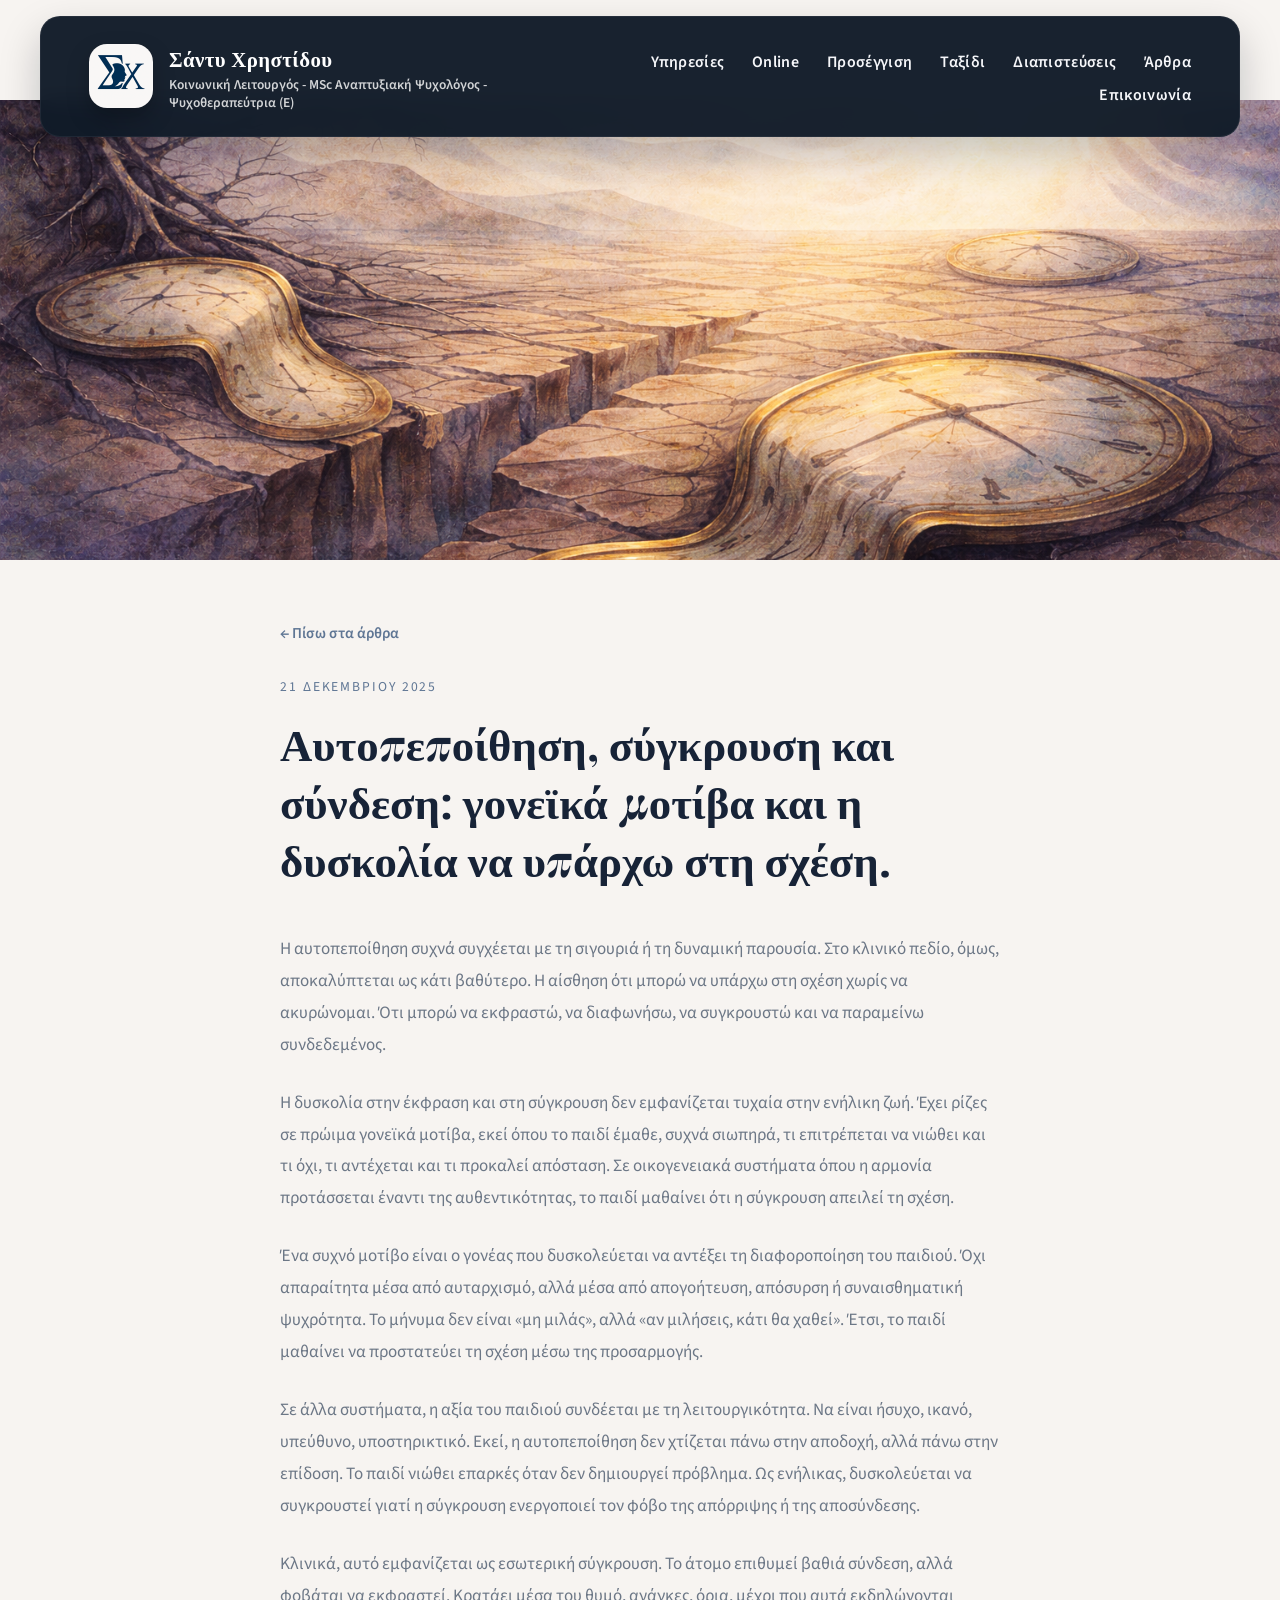
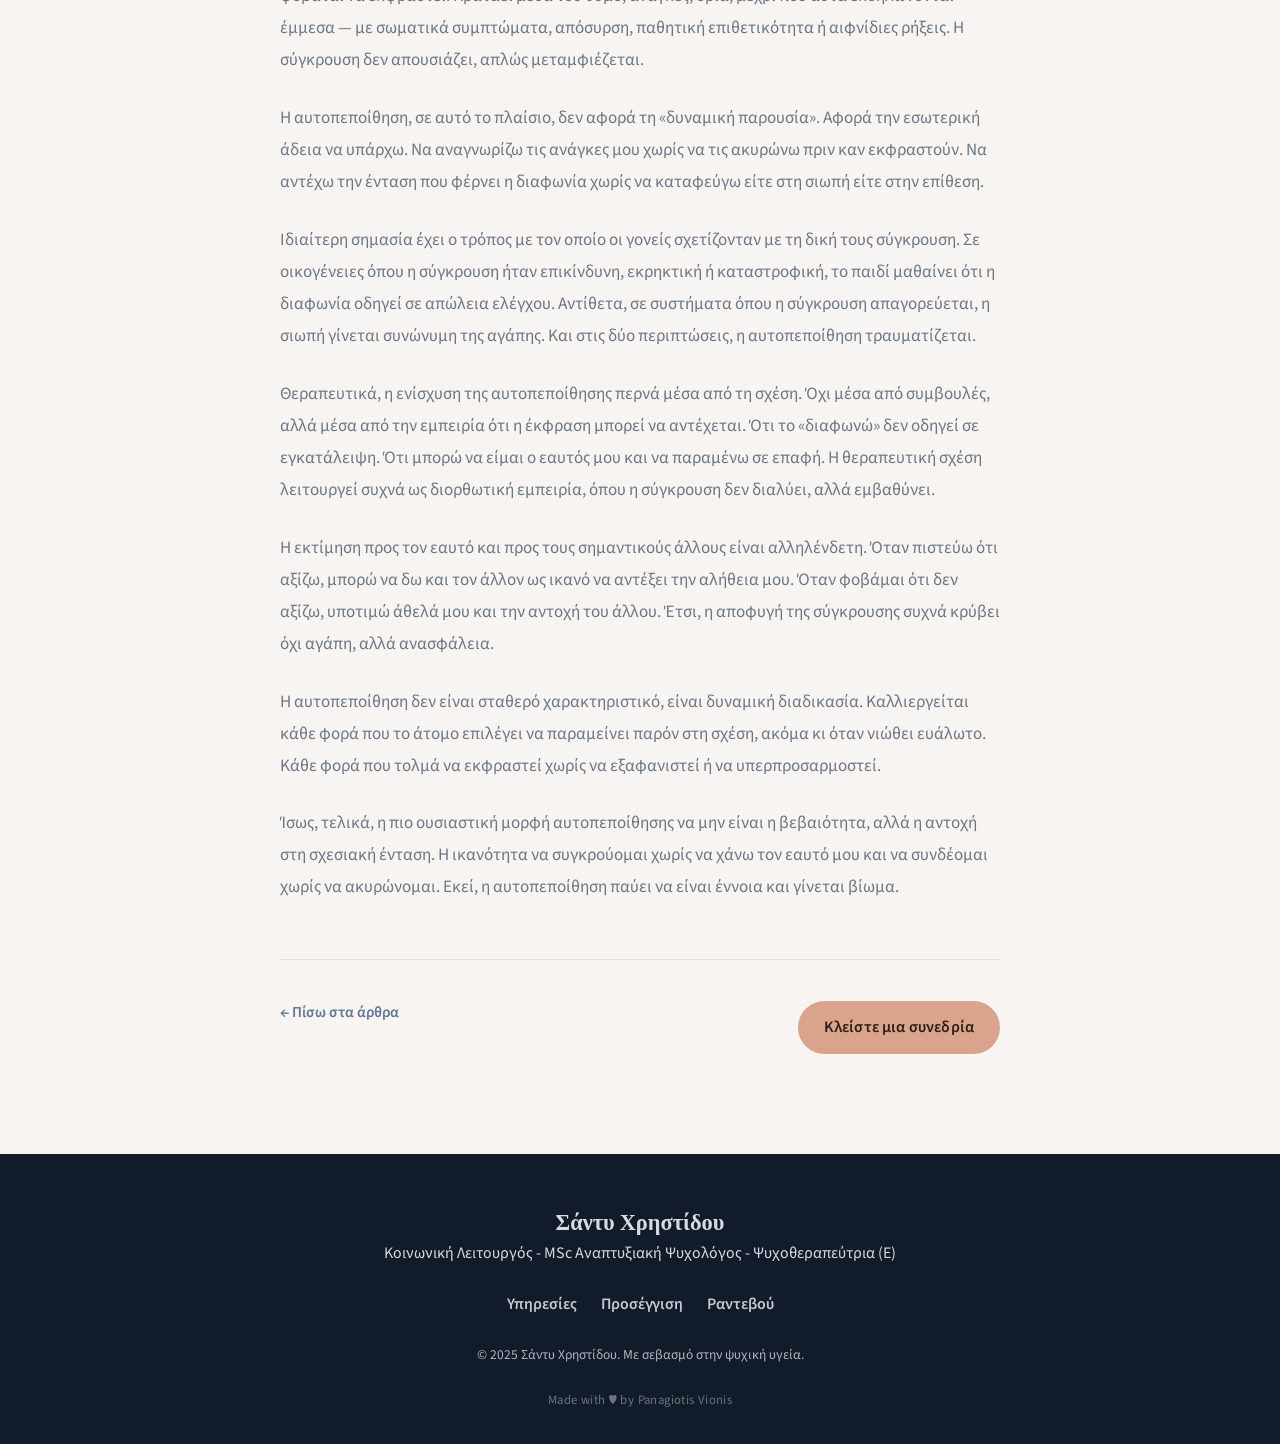
<file: articles/aftopepoithisi-sygkrousi.html>
<!DOCTYPE html>
<html lang="el">
<head>
  <meta charset="UTF-8">
  <meta name="viewport" content="width=device-width, initial-scale=1.0">
  <title>Αυτοπεποίθηση, σύγκρουση και σύνδεση | Σάντυ Χρηστίδου</title>
  <meta name="description" content="Γονεϊκά μοτίβα και η δυσκολία να υπάρχω στη σχέση. Άρθρο της κοινωνικής λειτουργού και ψυχολόγου Σάντυ Χρηστίδου.">
  <meta property="og:title" content="Αυτοπεποίθηση, σύγκρουση και σύνδεση | Σάντυ Χρηστίδου">
  <meta property="og:type" content="article">
  <link rel="preconnect" href="https://fonts.googleapis.com">
  <link rel="preconnect" href="https://fonts.gstatic.com" crossorigin>
  <link href="https://fonts.googleapis.com/css2?family=Playfair+Display:wght@500;600&family=Source+Sans+3:wght@300;400;600;700&display=swap" rel="stylesheet">
  <link rel="stylesheet" href="../style.css">
  <link rel="icon" type="image/png" href="../favicon.jpg" sizes="32x32">
</head>
<body class="article-page-body">

  <nav class="navbar" aria-label="Κύρια πλοήγηση">
    <a class="logo" href="../index.html">
      <img src="../favicon.jpg" alt="Λογότυπο Σάντυ Χρηστίδου" class="logo-icon">
      <span class="logo-text">
        <strong>Σάντυ Χρηστίδου</strong>
        <small>Κοινωνική Λειτουργός - MSc Αναπτυξιακή Ψυχολόγος - Ψυχοθεραπεύτρια (Ε)</small>
      </span>
    </a>
    <button class="burger" aria-expanded="false" aria-controls="navLinks">
      <span class="sr-only">Menu</span>
      <span class="burger-line"></span>
      <span class="burger-line"></span>
      <span class="burger-line"></span>
    </button>
    <ul id="navLinks" class="nav-links">
      <li><a href="../index.html#services">Υπηρεσίες</a></li>
      <li><a href="../index.html#online">Online</a></li>
      <li><a href="../index.html#approach">Προσέγγιση</a></li>
      <li><a href="../index.html#journey">Ταξίδι</a></li>
      <li><a href="../index.html#credentials">Διαπιστεύσεις</a></li>
      <li><a href="../index.html#blog">Άρθρα</a></li>
      <li><a href="../index.html#contact">Επικοινωνία</a></li>
    </ul>
  </nav>

  <main>
    <div class="article-hero-img-wrap">
      <img src="../16.jpg" alt="Αυτοπεποίθηση, σύγκρουση και σύνδεση" class="article-hero-img">
    </div>

    <div class="article-container">
      <a href="../index.html#blog" class="article-back">← Πίσω στα άρθρα</a>
      <span class="article-date">21 Δεκεμβρίου 2025</span>
      <h1 class="article-title">Αυτοπεποίθηση, σύγκρουση και σύνδεση: γονεϊκά μοτίβα και η δυσκολία να υπάρχω στη σχέση.</h1>
      <div class="article-body">
        <p>Η αυτοπεποίθηση συχνά συγχέεται με τη σιγουριά ή τη δυναμική παρουσία. Στο κλινικό πεδίο, όμως, αποκαλύπτεται ως κάτι βαθύτερο. Η αίσθηση ότι μπορώ να υπάρχω στη σχέση χωρίς να ακυρώνομαι. Ότι μπορώ να εκφραστώ, να διαφωνήσω, να συγκρουστώ και να παραμείνω συνδεδεμένος.</p>
        <p>Η δυσκολία στην έκφραση και στη σύγκρουση δεν εμφανίζεται τυχαία στην ενήλικη ζωή. Έχει ρίζες σε πρώιμα γονεϊκά μοτίβα, εκεί όπου το παιδί έμαθε, συχνά σιωπηρά, τι επιτρέπεται να νιώθει και τι όχι, τι αντέχεται και τι προκαλεί απόσταση. Σε οικογενειακά συστήματα όπου η αρμονία προτάσσεται έναντι της αυθεντικότητας, το παιδί μαθαίνει ότι η σύγκρουση απειλεί τη σχέση.</p>
        <p>Ένα συχνό μοτίβο είναι ο γονέας που δυσκολεύεται να αντέξει τη διαφοροποίηση του παιδιού. Όχι απαραίτητα μέσα από αυταρχισμό, αλλά μέσα από απογοήτευση, απόσυρση ή συναισθηματική ψυχρότητα. Το μήνυμα δεν είναι «μη μιλάς», αλλά «αν μιλήσεις, κάτι θα χαθεί». Έτσι, το παιδί μαθαίνει να προστατεύει τη σχέση μέσω της προσαρμογής.</p>
        <p>Σε άλλα συστήματα, η αξία του παιδιού συνδέεται με τη λειτουργικότητα. Να είναι ήσυχο, ικανό, υπεύθυνο, υποστηρικτικό. Εκεί, η αυτοπεποίθηση δεν χτίζεται πάνω στην αποδοχή, αλλά πάνω στην επίδοση. Το παιδί νιώθει επαρκές όταν δεν δημιουργεί πρόβλημα. Ως ενήλικας, δυσκολεύεται να συγκρουστεί γιατί η σύγκρουση ενεργοποιεί τον φόβο της απόρριψης ή της αποσύνδεσης.</p>
        <p>Κλινικά, αυτό εμφανίζεται ως εσωτερική σύγκρουση. Το άτομο επιθυμεί βαθιά σύνδεση, αλλά φοβάται να εκφραστεί. Κρατάει μέσα του θυμό, ανάγκες, όρια, μέχρι που αυτά εκδηλώνονται έμμεσα — με σωματικά συμπτώματα, απόσυρση, παθητική επιθετικότητα ή αιφνίδιες ρήξεις. Η σύγκρουση δεν απουσιάζει, απλώς μεταμφιέζεται.</p>
        <p>Η αυτοπεποίθηση, σε αυτό το πλαίσιο, δεν αφορά τη «δυναμική παρουσία». Αφορά την εσωτερική άδεια να υπάρχω. Να αναγνωρίζω τις ανάγκες μου χωρίς να τις ακυρώνω πριν καν εκφραστούν. Να αντέχω την ένταση που φέρνει η διαφωνία χωρίς να καταφεύγω είτε στη σιωπή είτε στην επίθεση.</p>
        <p>Ιδιαίτερη σημασία έχει ο τρόπος με τον οποίο οι γονείς σχετίζονταν με τη δική τους σύγκρουση. Σε οικογένειες όπου η σύγκρουση ήταν επικίνδυνη, εκρηκτική ή καταστροφική, το παιδί μαθαίνει ότι η διαφωνία οδηγεί σε απώλεια ελέγχου. Αντίθετα, σε συστήματα όπου η σύγκρουση απαγορεύεται, η σιωπή γίνεται συνώνυμη της αγάπης. Και στις δύο περιπτώσεις, η αυτοπεποίθηση τραυματίζεται.</p>
        <p>Θεραπευτικά, η ενίσχυση της αυτοπεποίθησης περνά μέσα από τη σχέση. Όχι μέσα από συμβουλές, αλλά μέσα από την εμπειρία ότι η έκφραση μπορεί να αντέχεται. Ότι το «διαφωνώ» δεν οδηγεί σε εγκατάλειψη. Ότι μπορώ να είμαι ο εαυτός μου και να παραμένω σε επαφή. Η θεραπευτική σχέση λειτουργεί συχνά ως διορθωτική εμπειρία, όπου η σύγκρουση δεν διαλύει, αλλά εμβαθύνει.</p>
        <p>Η εκτίμηση προς τον εαυτό και προς τους σημαντικούς άλλους είναι αλληλένδετη. Όταν πιστεύω ότι αξίζω, μπορώ να δω και τον άλλον ως ικανό να αντέξει την αλήθεια μου. Όταν φοβάμαι ότι δεν αξίζω, υποτιμώ άθελά μου και την αντοχή του άλλου. Έτσι, η αποφυγή της σύγκρουσης συχνά κρύβει όχι αγάπη, αλλά ανασφάλεια.</p>
        <p>Η αυτοπεποίθηση δεν είναι σταθερό χαρακτηριστικό, είναι δυναμική διαδικασία. Καλλιεργείται κάθε φορά που το άτομο επιλέγει να παραμείνει παρόν στη σχέση, ακόμα κι όταν νιώθει ευάλωτο. Κάθε φορά που τολμά να εκφραστεί χωρίς να εξαφανιστεί ή να υπερπροσαρμοστεί.</p>
        <p>Ίσως, τελικά, η πιο ουσιαστική μορφή αυτοπεποίθησης να μην είναι η βεβαιότητα, αλλά η αντοχή στη σχεσιακή ένταση. Η ικανότητα να συγκρούομαι χωρίς να χάνω τον εαυτό μου και να συνδέομαι χωρίς να ακυρώνομαι. Εκεί, η αυτοπεποίθηση παύει να είναι έννοια και γίνεται βίωμα.</p>
      </div>
      <div class="article-footer-nav">
        <a href="../index.html#blog" class="article-back">← Πίσω στα άρθρα</a>
        <a href="../index.html#contact" class="btn primary">Κλείστε μια συνεδρία</a>
      </div>
    </div>
  </main>

  <footer class="footer">
    <div>
      <strong>Σάντυ Χρηστίδου</strong>
      <p>Κοινωνική Λειτουργός - MSc Αναπτυξιακή Ψυχολόγος - Ψυχοθεραπεύτρια (Ε)</p>
    </div>
    <div class="footer-links">
      <a href="../index.html#services">Υπηρεσίες</a>
      <a href="../index.html#approach">Προσέγγιση</a>
      <a href="../index.html#contact">Ραντεβού</a>
    </div>
    <p class="footer-copy">&copy; 2025 Σάντυ Χρηστίδου. Με σεβασμό στην ψυχική υγεία.</p>
    <p class="footer-copy footer-made-by">Made with &#9829; by Panagiotis Vionis</p>
  </footer>

  <script src="../script.js" defer></script>
</body>
</html>
</file>
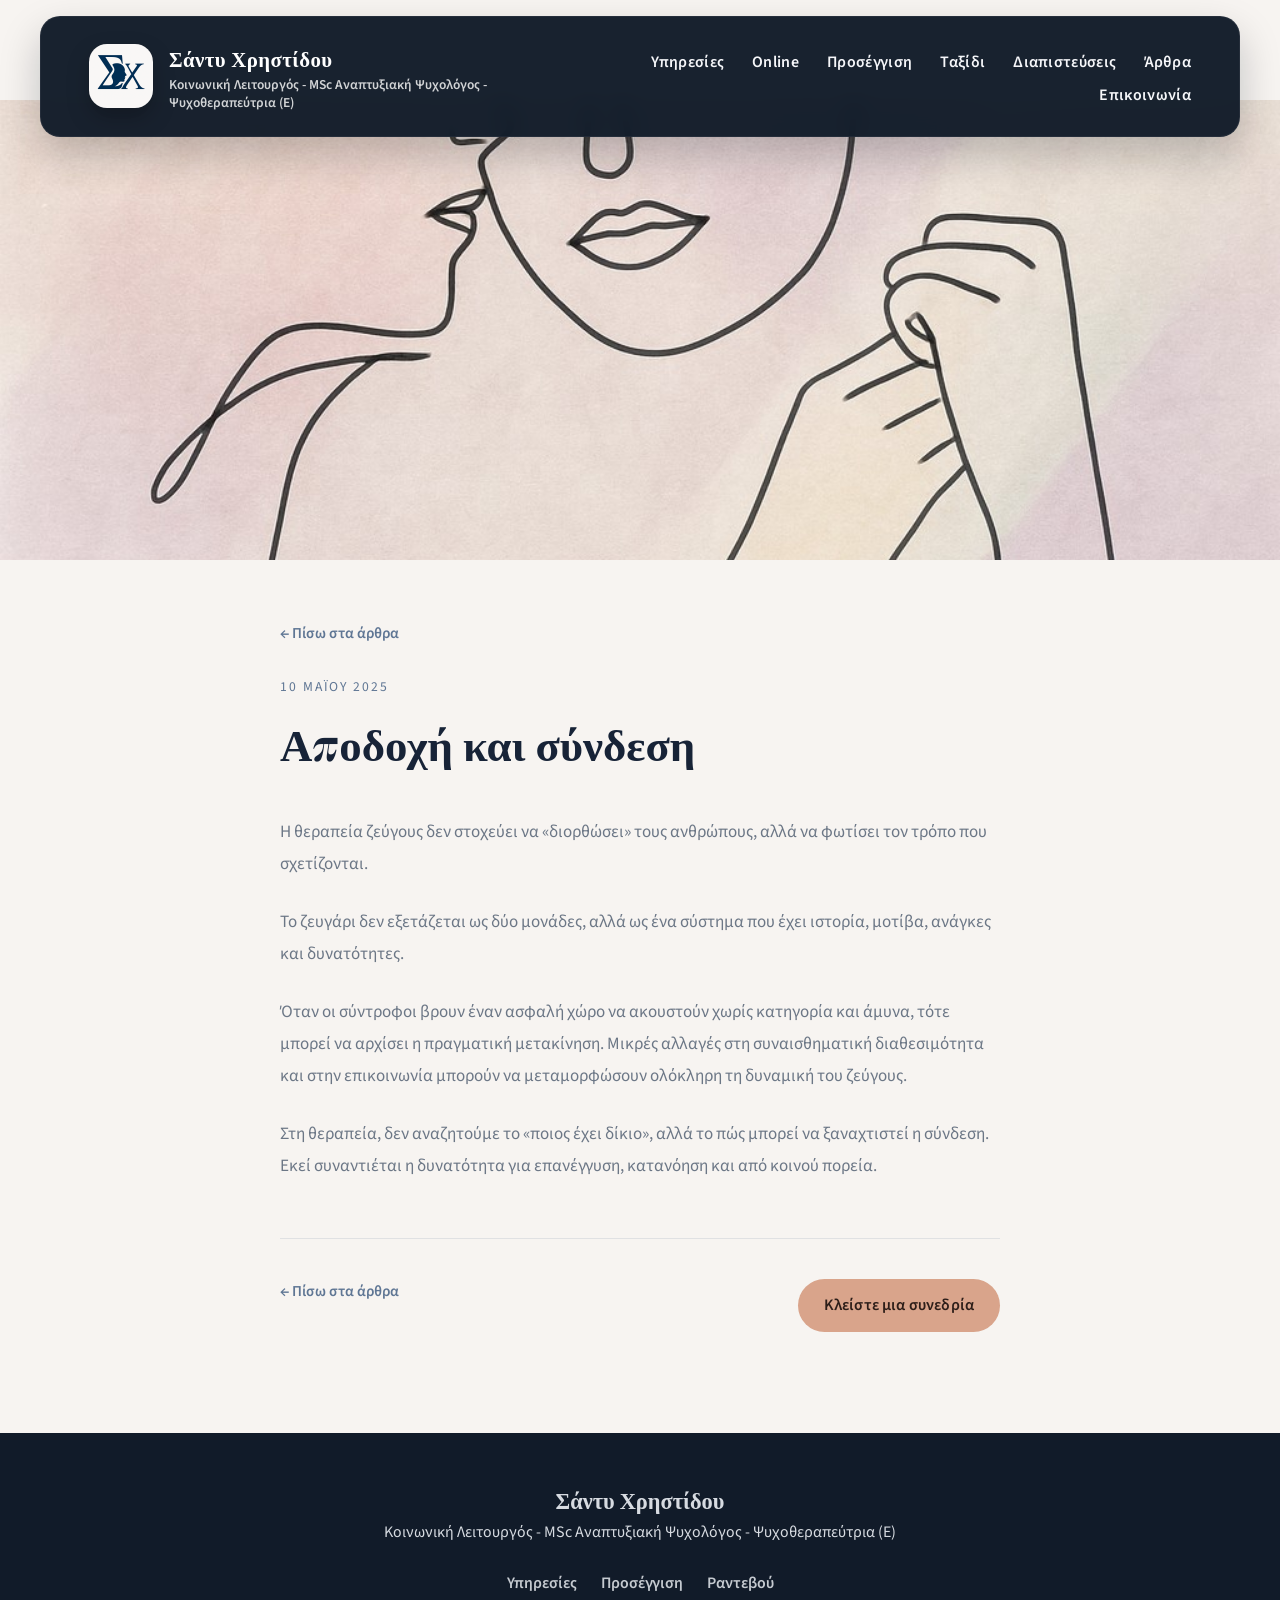
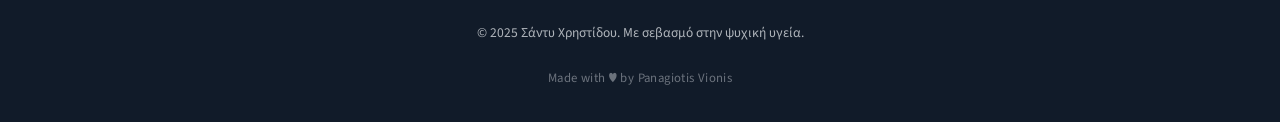
<file: articles/apodoxi-syndesi.html>
<!DOCTYPE html>
<html lang="el">
<head>
  <meta charset="UTF-8">
  <meta name="viewport" content="width=device-width, initial-scale=1.0">
  <title>Αποδοχή και σύνδεση | Σάντυ Χρηστίδου</title>
  <meta name="description" content="Η θεραπεία ζεύγους δεν στοχεύει να «διορθώσει» τους ανθρώπους. Άρθρο της κοινωνικής λειτουργού και ψυχολόγου Σάντυ Χρηστίδου.">
  <meta property="og:title" content="Αποδοχή και σύνδεση | Σάντυ Χρηστίδου">
  <meta property="og:type" content="article">
  <link rel="preconnect" href="https://fonts.googleapis.com">
  <link rel="preconnect" href="https://fonts.gstatic.com" crossorigin>
  <link href="https://fonts.googleapis.com/css2?family=Playfair+Display:wght@500;600&family=Source+Sans+3:wght@300;400;600;700&display=swap" rel="stylesheet">
  <link rel="stylesheet" href="../style.css">
  <link rel="icon" type="image/png" href="../favicon.jpg" sizes="32x32">
</head>
<body class="article-page-body">

  <nav class="navbar" aria-label="Κύρια πλοήγηση">
    <a class="logo" href="../index.html">
      <img src="../favicon.jpg" alt="Λογότυπο Σάντυ Χρηστίδου" class="logo-icon">
      <span class="logo-text">
        <strong>Σάντυ Χρηστίδου</strong>
        <small>Κοινωνική Λειτουργός - MSc Αναπτυξιακή Ψυχολόγος - Ψυχοθεραπεύτρια (Ε)</small>
      </span>
    </a>
    <button class="burger" aria-expanded="false" aria-controls="navLinks">
      <span class="sr-only">Menu</span>
      <span class="burger-line"></span>
      <span class="burger-line"></span>
      <span class="burger-line"></span>
    </button>
    <ul id="navLinks" class="nav-links">
      <li><a href="../index.html#services">Υπηρεσίες</a></li>
      <li><a href="../index.html#online">Online</a></li>
      <li><a href="../index.html#approach">Προσέγγιση</a></li>
      <li><a href="../index.html#journey">Ταξίδι</a></li>
      <li><a href="../index.html#credentials">Διαπιστεύσεις</a></li>
      <li><a href="../index.html#blog">Άρθρα</a></li>
      <li><a href="../index.html#contact">Επικοινωνία</a></li>
    </ul>
  </nav>

  <main>
    <div class="article-hero-img-wrap">
      <img src="../12.jpg" alt="Αποδοχή και σύνδεση" class="article-hero-img">
    </div>

    <div class="article-container">
      <a href="../index.html#blog" class="article-back">← Πίσω στα άρθρα</a>
      <span class="article-date">10 Μαΐου 2025</span>
      <h1 class="article-title">Αποδοχή και σύνδεση</h1>
      <div class="article-body">
        <p>Η θεραπεία ζεύγους δεν στοχεύει να «διορθώσει» τους ανθρώπους, αλλά να φωτίσει τον τρόπο που σχετίζονται.</p>
        <p>Το ζευγάρι δεν εξετάζεται ως δύο μονάδες, αλλά ως ένα σύστημα που έχει ιστορία, μοτίβα, ανάγκες και δυνατότητες.</p>
        <p>Όταν οι σύντροφοι βρουν έναν ασφαλή χώρο να ακουστούν χωρίς κατηγορία και άμυνα, τότε μπορεί να αρχίσει η πραγματική μετακίνηση. Μικρές αλλαγές στη συναισθηματική διαθεσιμότητα και στην επικοινωνία μπορούν να μεταμορφώσουν ολόκληρη τη δυναμική του ζεύγους.</p>
        <p>Στη θεραπεία, δεν αναζητούμε το «ποιος έχει δίκιο», αλλά το πώς μπορεί να ξαναχτιστεί η σύνδεση. Εκεί συναντιέται η δυνατότητα για επανέγγυση, κατανόηση και από κοινού πορεία.</p>
      </div>
      <div class="article-footer-nav">
        <a href="../index.html#blog" class="article-back">← Πίσω στα άρθρα</a>
        <a href="../index.html#contact" class="btn primary">Κλείστε μια συνεδρία</a>
      </div>
    </div>
  </main>

  <footer class="footer">
    <div>
      <strong>Σάντυ Χρηστίδου</strong>
      <p>Κοινωνική Λειτουργός - MSc Αναπτυξιακή Ψυχολόγος - Ψυχοθεραπεύτρια (Ε)</p>
    </div>
    <div class="footer-links">
      <a href="../index.html#services">Υπηρεσίες</a>
      <a href="../index.html#approach">Προσέγγιση</a>
      <a href="../index.html#contact">Ραντεβού</a>
    </div>
    <p class="footer-copy">&copy; 2025 Σάντυ Χρηστίδου. Με σεβασμό στην ψυχική υγεία.</p>
    <p class="footer-copy footer-made-by">Made with &#9829; by Panagiotis Vionis</p>
  </footer>

  <script src="../script.js" defer></script>
</body>
</html>
</file>
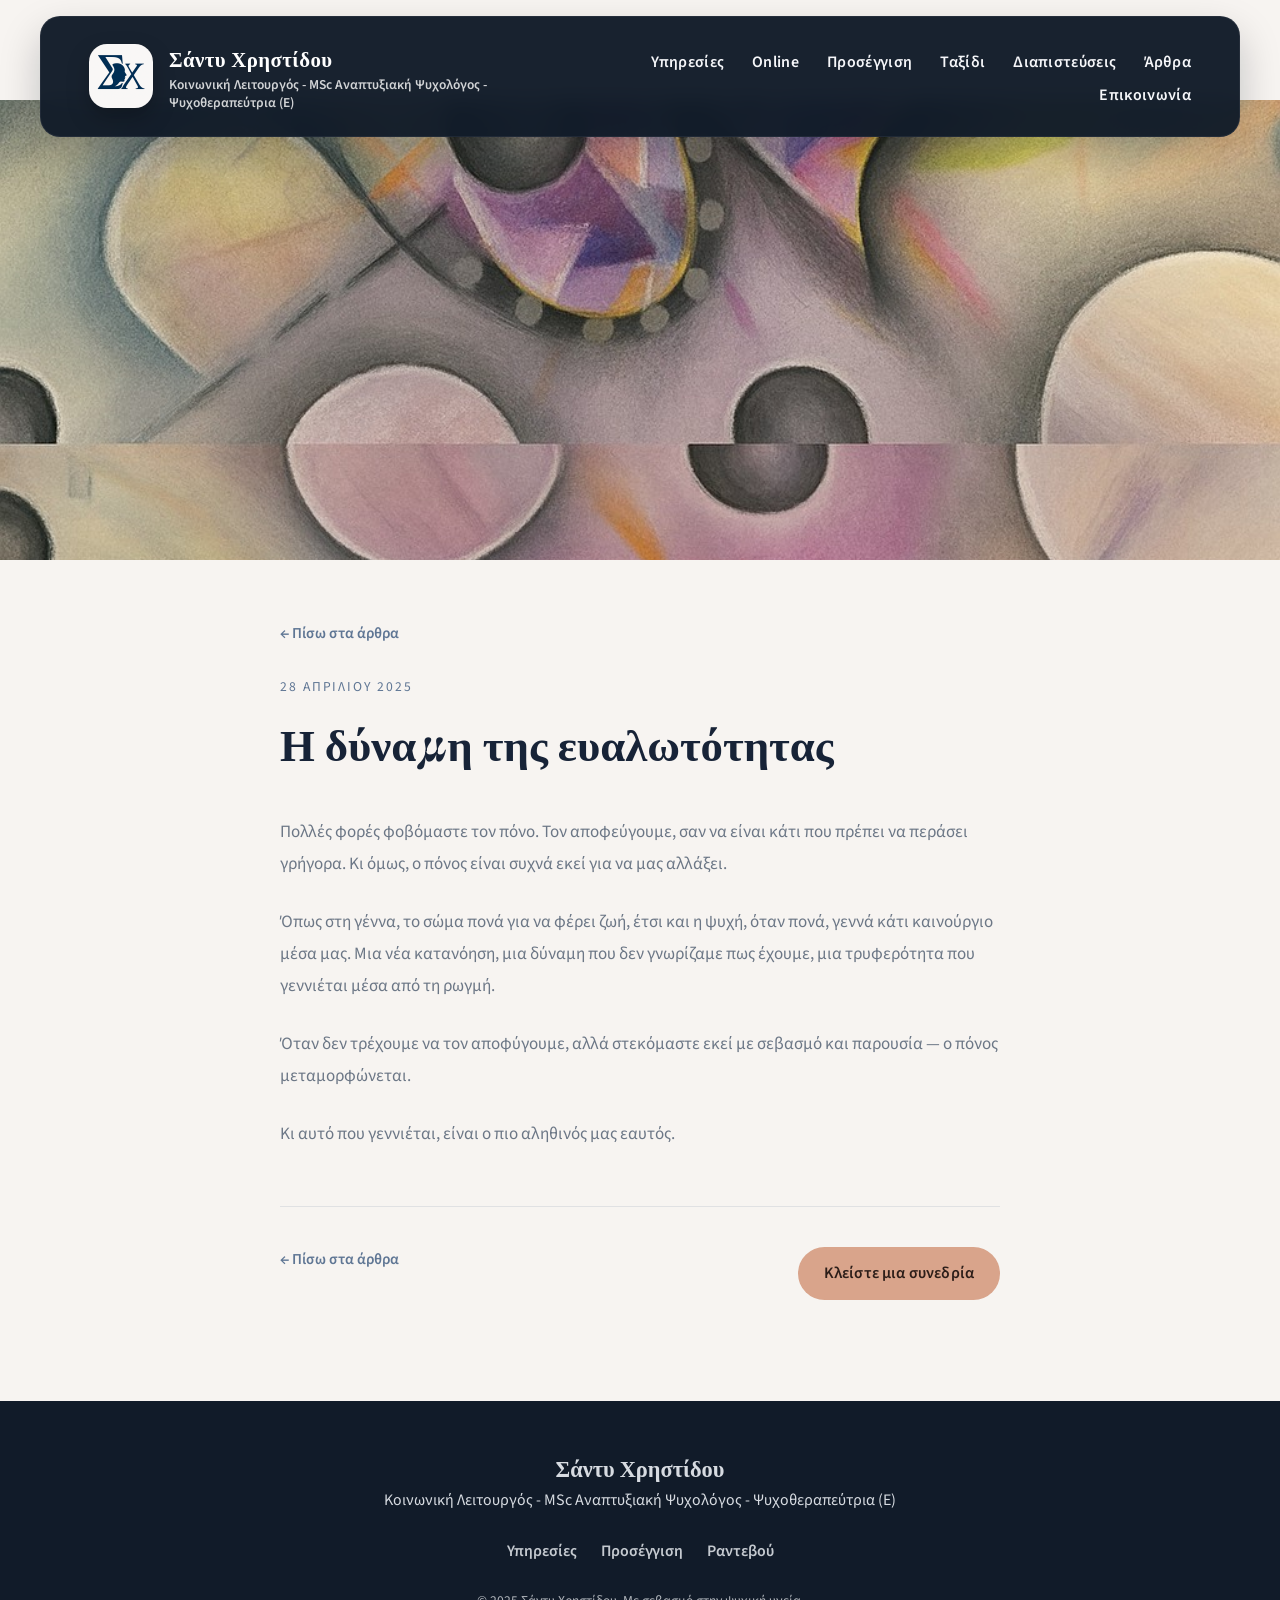
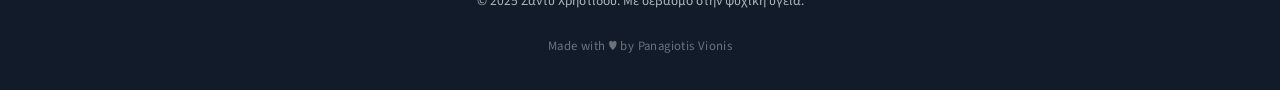
<file: articles/dynamh-eyalototitas.html>
<!DOCTYPE html>
<html lang="el">
<head>
  <meta charset="UTF-8">
  <meta name="viewport" content="width=device-width, initial-scale=1.0">
  <title>Η δύναμη της ευαλωτότητας | Σάντυ Χρηστίδου</title>
  <meta name="description" content="Ο πόνος είναι συχνά εκεί για να μας αλλάξει. Άρθρο της κοινωνικής λειτουργού και ψυχολόγου Σάντυ Χρηστίδου.">
  <meta property="og:title" content="Η δύναμη της ευαλωτότητας | Σάντυ Χρηστίδου">
  <meta property="og:type" content="article">
  <link rel="preconnect" href="https://fonts.googleapis.com">
  <link rel="preconnect" href="https://fonts.gstatic.com" crossorigin>
  <link href="https://fonts.googleapis.com/css2?family=Playfair+Display:wght@500;600&family=Source+Sans+3:wght@300;400;600;700&display=swap" rel="stylesheet">
  <link rel="stylesheet" href="../style.css">
  <link rel="icon" type="image/png" href="../favicon.jpg" sizes="32x32">
</head>
<body class="article-page-body">

  <nav class="navbar" aria-label="Κύρια πλοήγηση">
    <a class="logo" href="../index.html">
      <img src="../favicon.jpg" alt="Λογότυπο Σάντυ Χρηστίδου" class="logo-icon">
      <span class="logo-text">
        <strong>Σάντυ Χρηστίδου</strong>
        <small>Κοινωνική Λειτουργός - MSc Αναπτυξιακή Ψυχολόγος - Ψυχοθεραπεύτρια (Ε)</small>
      </span>
    </a>
    <button class="burger" aria-expanded="false" aria-controls="navLinks">
      <span class="sr-only">Menu</span>
      <span class="burger-line"></span>
      <span class="burger-line"></span>
      <span class="burger-line"></span>
    </button>
    <ul id="navLinks" class="nav-links">
      <li><a href="../index.html#services">Υπηρεσίες</a></li>
      <li><a href="../index.html#online">Online</a></li>
      <li><a href="../index.html#approach">Προσέγγιση</a></li>
      <li><a href="../index.html#journey">Ταξίδι</a></li>
      <li><a href="../index.html#credentials">Διαπιστεύσεις</a></li>
      <li><a href="../index.html#blog">Άρθρα</a></li>
      <li><a href="../index.html#contact">Επικοινωνία</a></li>
    </ul>
  </nav>

  <main>
    <div class="article-hero-img-wrap">
      <img src="../11.jpg" alt="Η δύναμη της ευαλωτότητας" class="article-hero-img">
    </div>

    <div class="article-container">
      <a href="../index.html#blog" class="article-back">← Πίσω στα άρθρα</a>
      <span class="article-date">28 Απριλίου 2025</span>
      <h1 class="article-title">Η δύναμη της ευαλωτότητας</h1>
      <div class="article-body">
        <p>Πολλές φορές φοβόμαστε τον πόνο. Τον αποφεύγουμε, σαν να είναι κάτι που πρέπει να περάσει γρήγορα. Κι όμως, ο πόνος είναι συχνά εκεί για να μας αλλάξει.</p>
        <p>Όπως στη γέννα, το σώμα πονά για να φέρει ζωή, έτσι και η ψυχή, όταν πονά, γεννά κάτι καινούργιο μέσα μας. Μια νέα κατανόηση, μια δύναμη που δεν γνωρίζαμε πως έχουμε, μια τρυφερότητα που γεννιέται μέσα από τη ρωγμή.</p>
        <p>Όταν δεν τρέχουμε να τον αποφύγουμε, αλλά στεκόμαστε εκεί με σεβασμό και παρουσία — ο πόνος μεταμορφώνεται.</p>
        <p>Κι αυτό που γεννιέται, είναι ο πιο αληθινός μας εαυτός.</p>
      </div>
      <div class="article-footer-nav">
        <a href="../index.html#blog" class="article-back">← Πίσω στα άρθρα</a>
        <a href="../index.html#contact" class="btn primary">Κλείστε μια συνεδρία</a>
      </div>
    </div>
  </main>

  <footer class="footer">
    <div>
      <strong>Σάντυ Χρηστίδου</strong>
      <p>Κοινωνική Λειτουργός - MSc Αναπτυξιακή Ψυχολόγος - Ψυχοθεραπεύτρια (Ε)</p>
    </div>
    <div class="footer-links">
      <a href="../index.html#services">Υπηρεσίες</a>
      <a href="../index.html#approach">Προσέγγιση</a>
      <a href="../index.html#contact">Ραντεβού</a>
    </div>
    <p class="footer-copy">&copy; 2025 Σάντυ Χρηστίδου. Με σεβασμό στην ψυχική υγεία.</p>
    <p class="footer-copy footer-made-by">Made with &#9829; by Panagiotis Vionis</p>
  </footer>

  <script src="../script.js" defer></script>
</body>
</html>
</file>
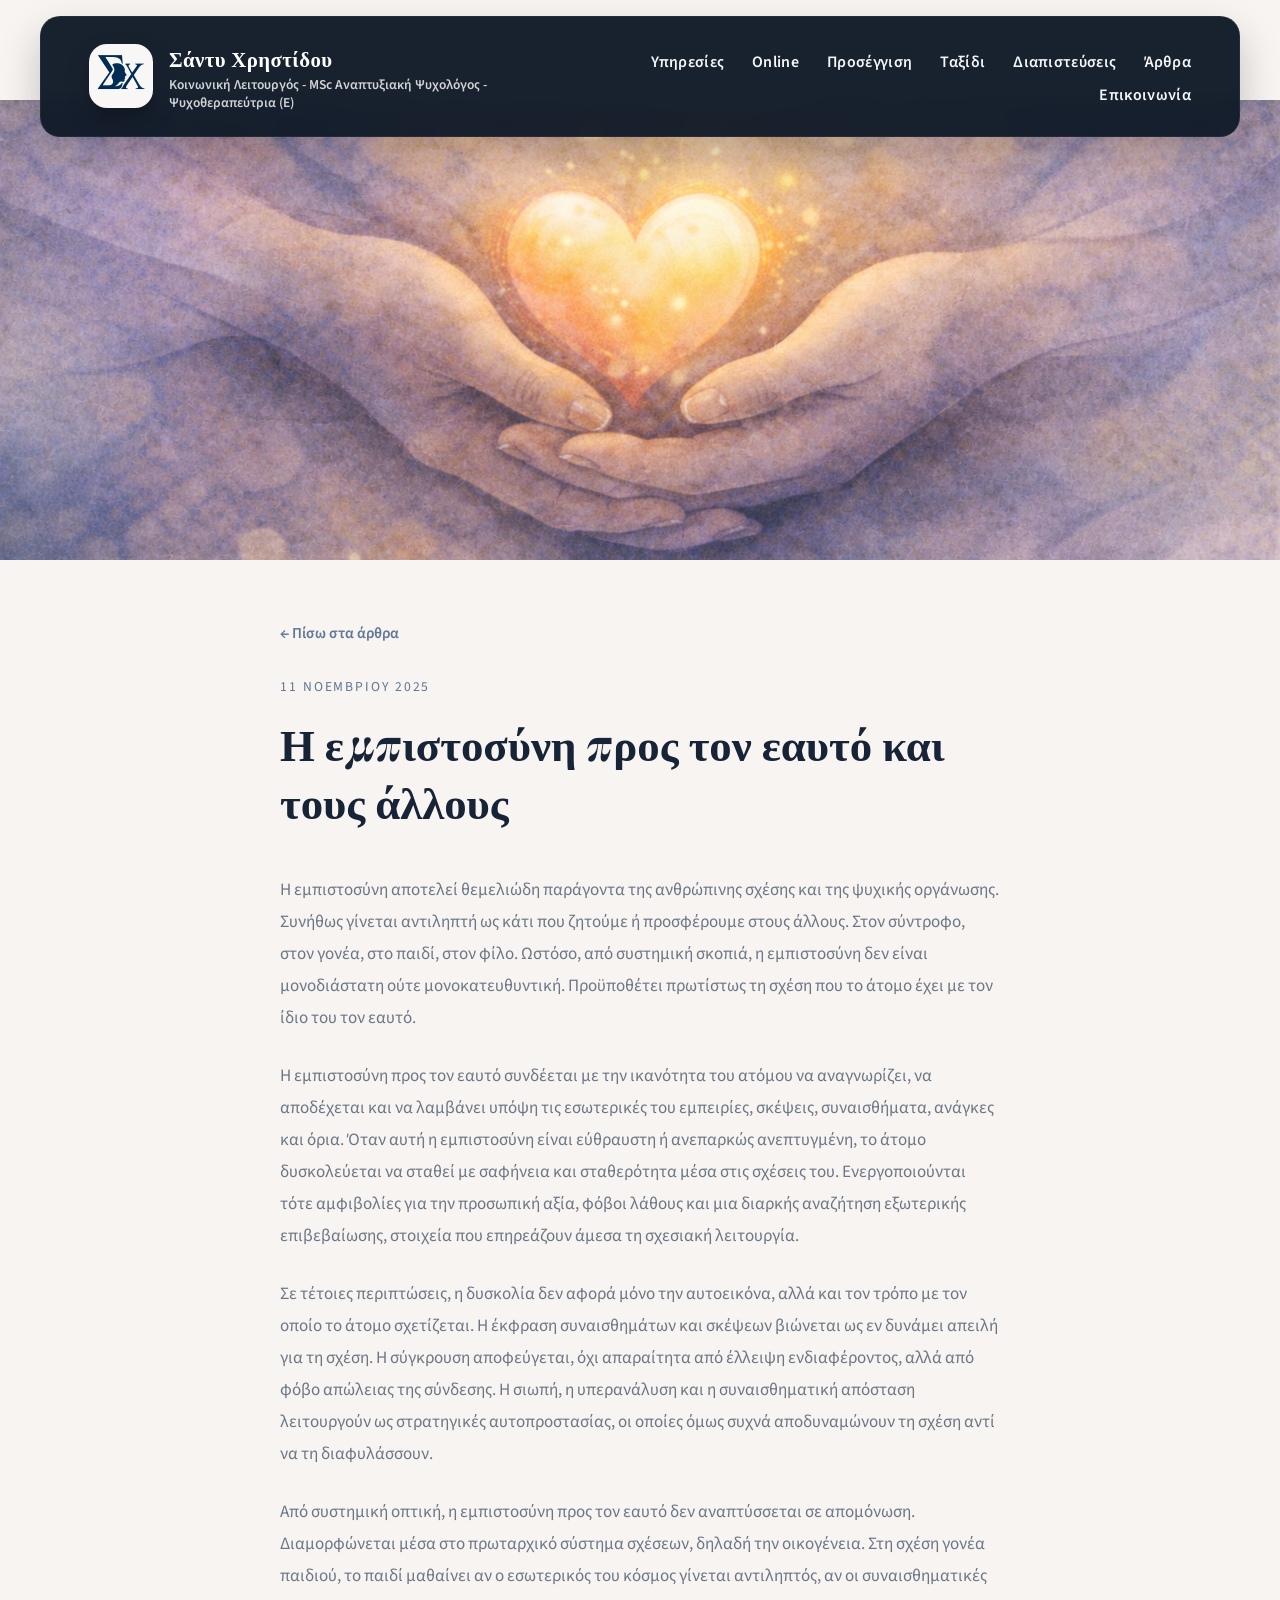
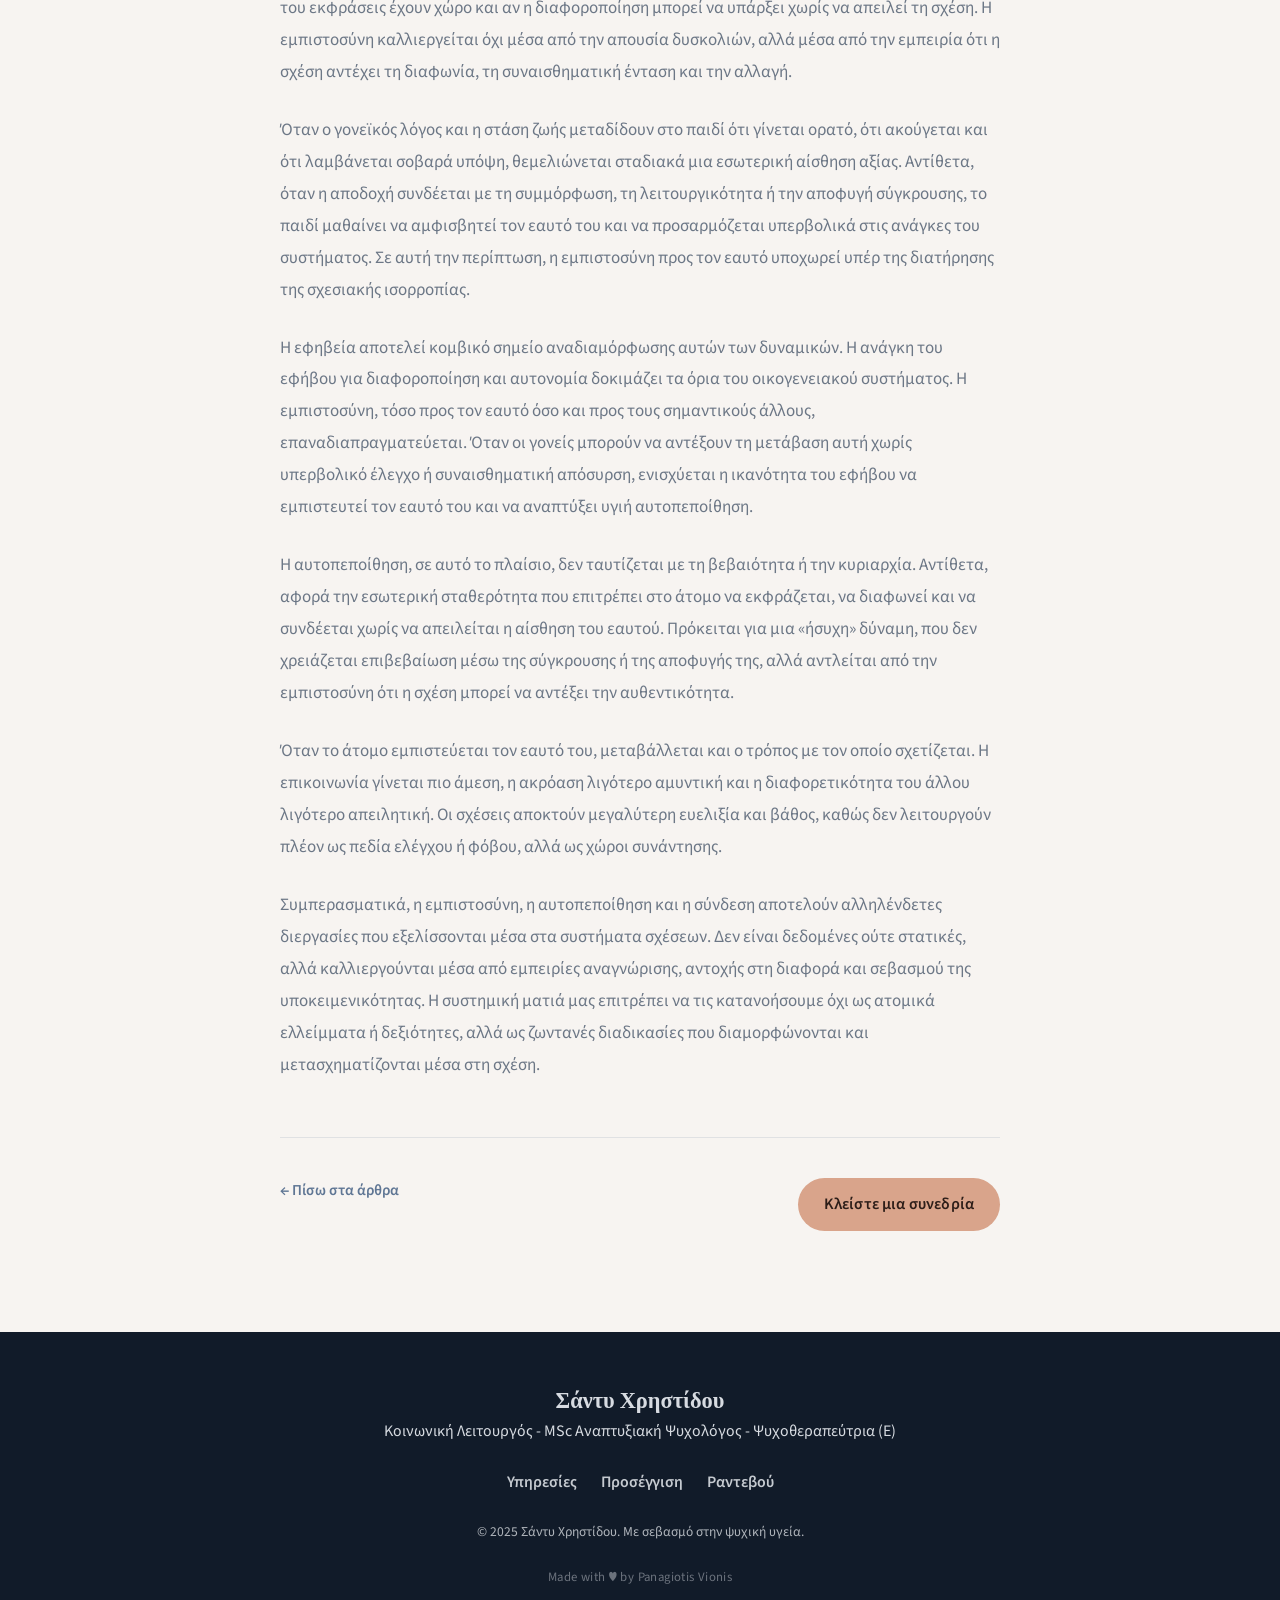
<file: articles/empistosyni.html>
<!DOCTYPE html>
<html lang="el">
<head>
  <meta charset="UTF-8">
  <meta name="viewport" content="width=device-width, initial-scale=1.0">
  <title>Η εμπιστοσύνη προς τον εαυτό και τους άλλους | Σάντυ Χρηστίδου</title>
  <meta name="description" content="Η εμπιστοσύνη αποτελεί θεμελιώδη παράγοντα της ανθρώπινης σχέσης. Άρθρο της κοινωνικής λειτουργού και ψυχολόγου Σάντυ Χρηστίδου.">
  <meta property="og:title" content="Η εμπιστοσύνη προς τον εαυτό και τους άλλους | Σάντυ Χρηστίδου">
  <meta property="og:type" content="article">
  <link rel="preconnect" href="https://fonts.googleapis.com">
  <link rel="preconnect" href="https://fonts.gstatic.com" crossorigin>
  <link href="https://fonts.googleapis.com/css2?family=Playfair+Display:wght@500;600&family=Source+Sans+3:wght@300;400;600;700&display=swap" rel="stylesheet">
  <link rel="stylesheet" href="../style.css">
  <link rel="icon" type="image/png" href="../favicon.jpg" sizes="32x32">
</head>
<body class="article-page-body">

  <nav class="navbar" aria-label="Κύρια πλοήγηση">
    <a class="logo" href="../index.html">
      <img src="../favicon.jpg" alt="Λογότυπο Σάντυ Χρηστίδου" class="logo-icon">
      <span class="logo-text">
        <strong>Σάντυ Χρηστίδου</strong>
        <small>Κοινωνική Λειτουργός - MSc Αναπτυξιακή Ψυχολόγος - Ψυχοθεραπεύτρια (Ε)</small>
      </span>
    </a>
    <button class="burger" aria-expanded="false" aria-controls="navLinks">
      <span class="sr-only">Menu</span>
      <span class="burger-line"></span>
      <span class="burger-line"></span>
      <span class="burger-line"></span>
    </button>
    <ul id="navLinks" class="nav-links">
      <li><a href="../index.html#services">Υπηρεσίες</a></li>
      <li><a href="../index.html#online">Online</a></li>
      <li><a href="../index.html#approach">Προσέγγιση</a></li>
      <li><a href="../index.html#journey">Ταξίδι</a></li>
      <li><a href="../index.html#credentials">Διαπιστεύσεις</a></li>
      <li><a href="../index.html#blog">Άρθρα</a></li>
      <li><a href="../index.html#contact">Επικοινωνία</a></li>
    </ul>
  </nav>

  <main>
    <div class="article-hero-img-wrap">
      <img src="../17.jpg" alt="Η εμπιστοσύνη προς τον εαυτό και τους άλλους" class="article-hero-img">
    </div>

    <div class="article-container">
      <a href="../index.html#blog" class="article-back">← Πίσω στα άρθρα</a>
      <span class="article-date">11 Νοεμβρίου 2025</span>
      <h1 class="article-title">Η εμπιστοσύνη προς τον εαυτό και τους άλλους</h1>
      <div class="article-body">
        <p>Η εμπιστοσύνη αποτελεί θεμελιώδη παράγοντα της ανθρώπινης σχέσης και της ψυχικής οργάνωσης. Συνήθως γίνεται αντιληπτή ως κάτι που ζητούμε ή προσφέρουμε στους άλλους. Στον σύντροφο, στον γονέα, στο παιδί, στον φίλο. Ωστόσο, από συστημική σκοπιά, η εμπιστοσύνη δεν είναι μονοδιάστατη ούτε μονοκατευθυντική. Προϋποθέτει πρωτίστως τη σχέση που το άτομο έχει με τον ίδιο του τον εαυτό.</p>
        <p>Η εμπιστοσύνη προς τον εαυτό συνδέεται με την ικανότητα του ατόμου να αναγνωρίζει, να αποδέχεται και να λαμβάνει υπόψη τις εσωτερικές του εμπειρίες, σκέψεις, συναισθήματα, ανάγκες και όρια. Όταν αυτή η εμπιστοσύνη είναι εύθραυστη ή ανεπαρκώς ανεπτυγμένη, το άτομο δυσκολεύεται να σταθεί με σαφήνεια και σταθερότητα μέσα στις σχέσεις του. Ενεργοποιούνται τότε αμφιβολίες για την προσωπική αξία, φόβοι λάθους και μια διαρκής αναζήτηση εξωτερικής επιβεβαίωσης, στοιχεία που επηρεάζουν άμεσα τη σχεσιακή λειτουργία.</p>
        <p>Σε τέτοιες περιπτώσεις, η δυσκολία δεν αφορά μόνο την αυτοεικόνα, αλλά και τον τρόπο με τον οποίο το άτομο σχετίζεται. Η έκφραση συναισθημάτων και σκέψεων βιώνεται ως εν δυνάμει απειλή για τη σχέση. Η σύγκρουση αποφεύγεται, όχι απαραίτητα από έλλειψη ενδιαφέροντος, αλλά από φόβο απώλειας της σύνδεσης. Η σιωπή, η υπερανάλυση και η συναισθηματική απόσταση λειτουργούν ως στρατηγικές αυτοπροστασίας, οι οποίες όμως συχνά αποδυναμώνουν τη σχέση αντί να τη διαφυλάσσουν.</p>
        <p>Από συστημική οπτική, η εμπιστοσύνη προς τον εαυτό δεν αναπτύσσεται σε απομόνωση. Διαμορφώνεται μέσα στο πρωταρχικό σύστημα σχέσεων, δηλαδή την οικογένεια. Στη σχέση γονέα παιδιού, το παιδί μαθαίνει αν ο εσωτερικός του κόσμος γίνεται αντιληπτός, αν οι συναισθηματικές του εκφράσεις έχουν χώρο και αν η διαφοροποίηση μπορεί να υπάρξει χωρίς να απειλεί τη σχέση. Η εμπιστοσύνη καλλιεργείται όχι μέσα από την απουσία δυσκολιών, αλλά μέσα από την εμπειρία ότι η σχέση αντέχει τη διαφωνία, τη συναισθηματική ένταση και την αλλαγή.</p>
        <p>Όταν ο γονεϊκός λόγος και η στάση ζωής μεταδίδουν στο παιδί ότι γίνεται ορατό, ότι ακούγεται και ότι λαμβάνεται σοβαρά υπόψη, θεμελιώνεται σταδιακά μια εσωτερική αίσθηση αξίας. Αντίθετα, όταν η αποδοχή συνδέεται με τη συμμόρφωση, τη λειτουργικότητα ή την αποφυγή σύγκρουσης, το παιδί μαθαίνει να αμφισβητεί τον εαυτό του και να προσαρμόζεται υπερβολικά στις ανάγκες του συστήματος. Σε αυτή την περίπτωση, η εμπιστοσύνη προς τον εαυτό υποχωρεί υπέρ της διατήρησης της σχεσιακής ισορροπίας.</p>
        <p>Η εφηβεία αποτελεί κομβικό σημείο αναδιαμόρφωσης αυτών των δυναμικών. Η ανάγκη του εφήβου για διαφοροποίηση και αυτονομία δοκιμάζει τα όρια του οικογενειακού συστήματος. Η εμπιστοσύνη, τόσο προς τον εαυτό όσο και προς τους σημαντικούς άλλους, επαναδιαπραγματεύεται. Όταν οι γονείς μπορούν να αντέξουν τη μετάβαση αυτή χωρίς υπερβολικό έλεγχο ή συναισθηματική απόσυρση, ενισχύεται η ικανότητα του εφήβου να εμπιστευτεί τον εαυτό του και να αναπτύξει υγιή αυτοπεποίθηση.</p>
        <p>Η αυτοπεποίθηση, σε αυτό το πλαίσιο, δεν ταυτίζεται με τη βεβαιότητα ή την κυριαρχία. Αντίθετα, αφορά την εσωτερική σταθερότητα που επιτρέπει στο άτομο να εκφράζεται, να διαφωνεί και να συνδέεται χωρίς να απειλείται η αίσθηση του εαυτού. Πρόκειται για μια «ήσυχη» δύναμη, που δεν χρειάζεται επιβεβαίωση μέσω της σύγκρουσης ή της αποφυγής της, αλλά αντλείται από την εμπιστοσύνη ότι η σχέση μπορεί να αντέξει την αυθεντικότητα.</p>
        <p>Όταν το άτομο εμπιστεύεται τον εαυτό του, μεταβάλλεται και ο τρόπος με τον οποίο σχετίζεται. Η επικοινωνία γίνεται πιο άμεση, η ακρόαση λιγότερο αμυντική και η διαφορετικότητα του άλλου λιγότερο απειλητική. Οι σχέσεις αποκτούν μεγαλύτερη ευελιξία και βάθος, καθώς δεν λειτουργούν πλέον ως πεδία ελέγχου ή φόβου, αλλά ως χώροι συνάντησης.</p>
        <p>Συμπερασματικά, η εμπιστοσύνη, η αυτοπεποίθηση και η σύνδεση αποτελούν αλληλένδετες διεργασίες που εξελίσσονται μέσα στα συστήματα σχέσεων. Δεν είναι δεδομένες ούτε στατικές, αλλά καλλιεργούνται μέσα από εμπειρίες αναγνώρισης, αντοχής στη διαφορά και σεβασμού της υποκειμενικότητας. Η συστημική ματιά μας επιτρέπει να τις κατανοήσουμε όχι ως ατομικά ελλείμματα ή δεξιότητες, αλλά ως ζωντανές διαδικασίες που διαμορφώνονται και μετασχηματίζονται μέσα στη σχέση.</p>
      </div>
      <div class="article-footer-nav">
        <a href="../index.html#blog" class="article-back">← Πίσω στα άρθρα</a>
        <a href="../index.html#contact" class="btn primary">Κλείστε μια συνεδρία</a>
      </div>
    </div>
  </main>

  <footer class="footer">
    <div>
      <strong>Σάντυ Χρηστίδου</strong>
      <p>Κοινωνική Λειτουργός - MSc Αναπτυξιακή Ψυχολόγος - Ψυχοθεραπεύτρια (Ε)</p>
    </div>
    <div class="footer-links">
      <a href="../index.html#services">Υπηρεσίες</a>
      <a href="../index.html#approach">Προσέγγιση</a>
      <a href="../index.html#contact">Ραντεβού</a>
    </div>
    <p class="footer-copy">&copy; 2025 Σάντυ Χρηστίδου. Με σεβασμό στην ψυχική υγεία.</p>
    <p class="footer-copy footer-made-by">Made with &#9829; by Panagiotis Vionis</p>
  </footer>

  <script src="../script.js" defer></script>
</body>
</html>
</file>
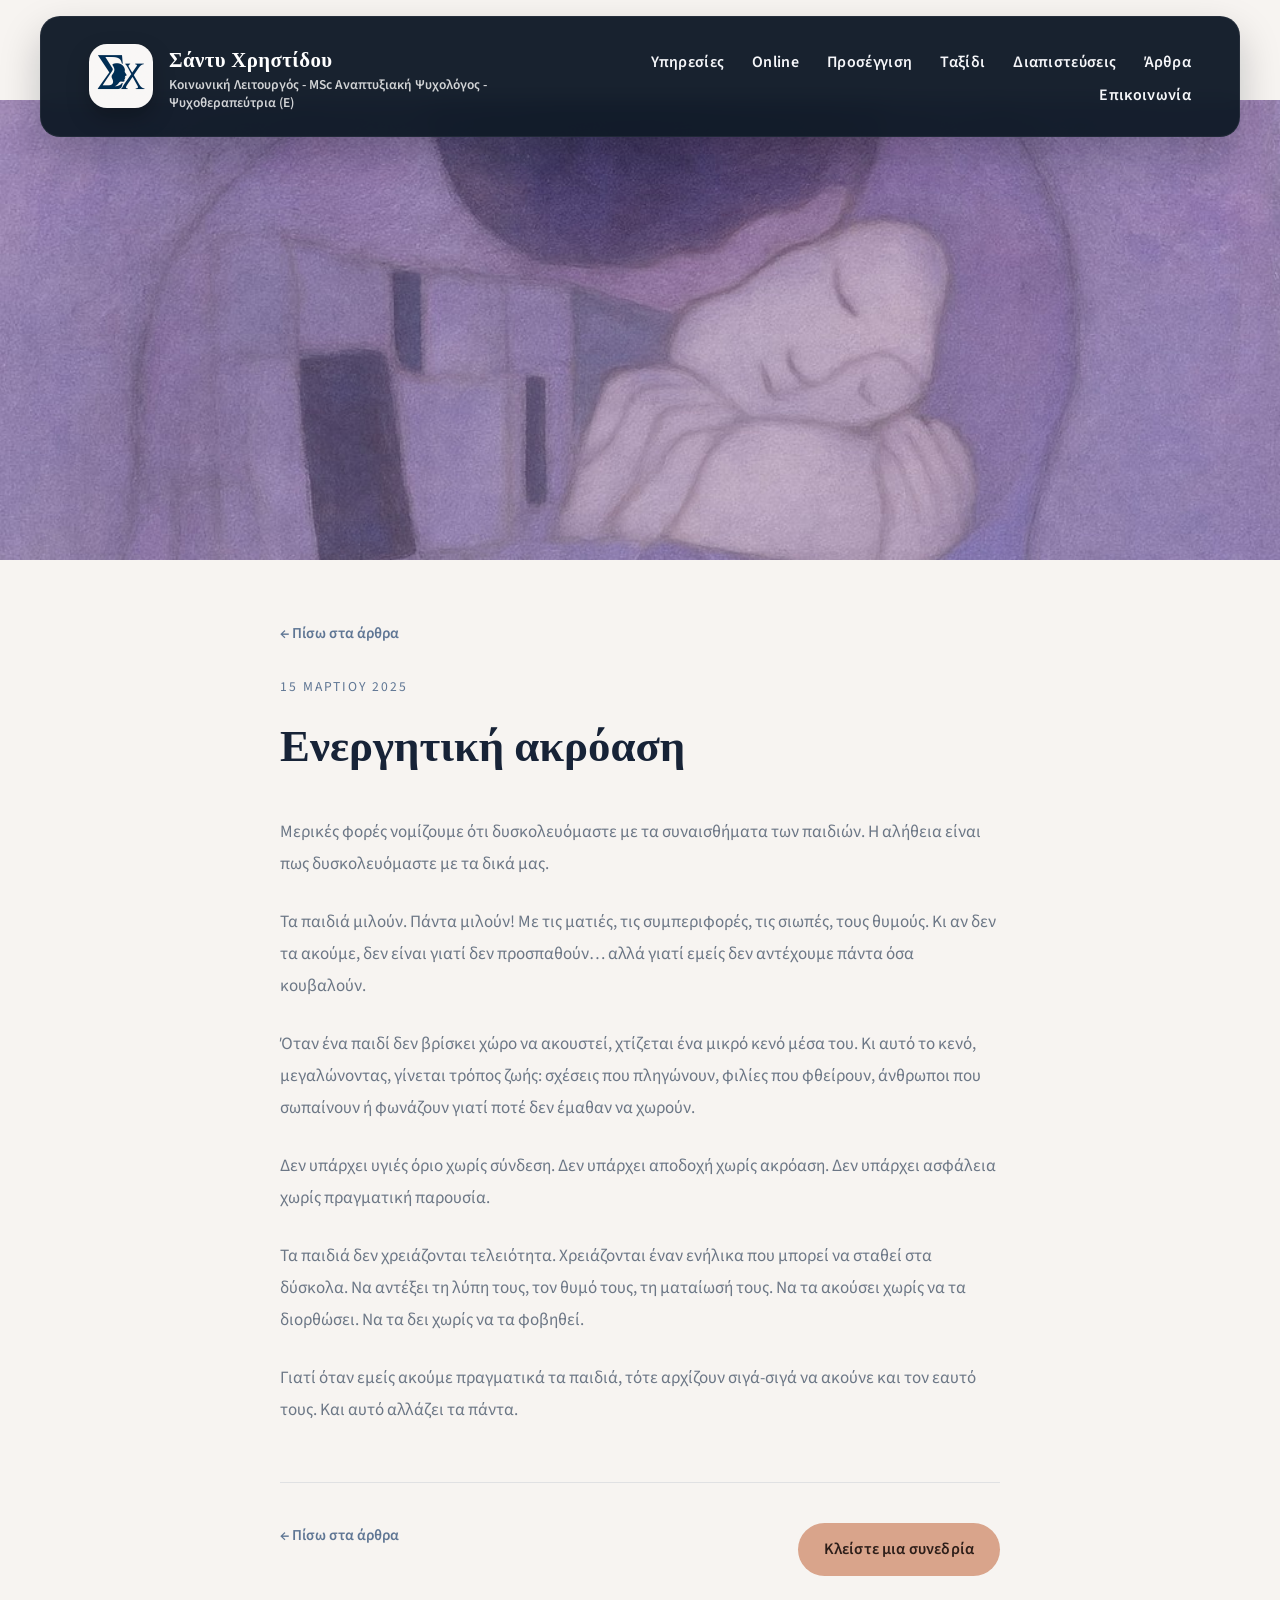
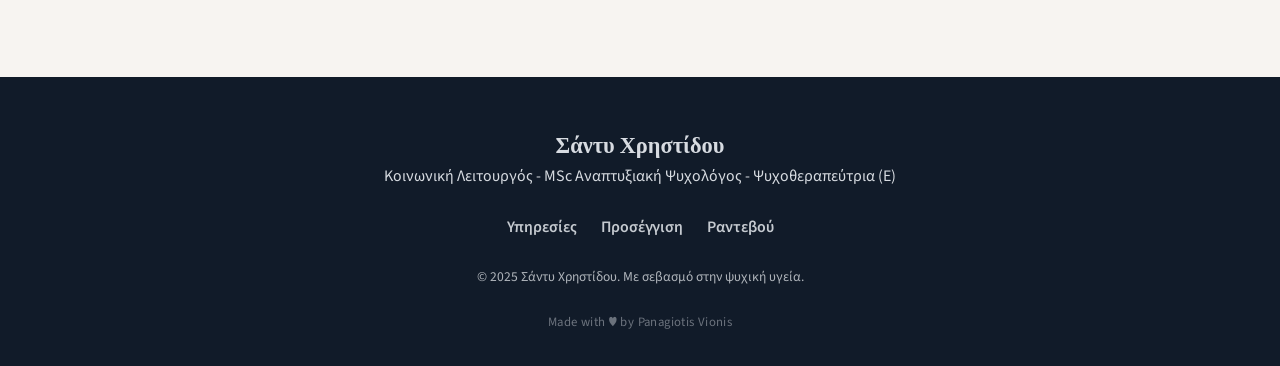
<file: articles/energitiki-akroasi.html>
<!DOCTYPE html>
<html lang="el">
<head>
  <meta charset="UTF-8">
  <meta name="viewport" content="width=device-width, initial-scale=1.0">
  <title>Ενεργητική ακρόαση | Σάντυ Χρηστίδου</title>
  <meta name="description" content="Πώς να ακούμε πραγματικά τα παιδιά μας. Άρθρο της κοινωνικής λειτουργού και ψυχολόγου Σάντυ Χρηστίδου.">
  <meta property="og:title" content="Ενεργητική ακρόαση | Σάντυ Χρηστίδου">
  <meta property="og:type" content="article">
  <link rel="preconnect" href="https://fonts.googleapis.com">
  <link rel="preconnect" href="https://fonts.gstatic.com" crossorigin>
  <link href="https://fonts.googleapis.com/css2?family=Playfair+Display:wght@500;600&family=Source+Sans+3:wght@300;400;600;700&display=swap" rel="stylesheet">
  <link rel="stylesheet" href="../style.css">
  <link rel="icon" type="image/png" href="../favicon.jpg" sizes="32x32">
</head>
<body class="article-page-body">

  <nav class="navbar" aria-label="Κύρια πλοήγηση">
    <a class="logo" href="../index.html">
      <img src="../favicon.jpg" alt="Λογότυπο Σάντυ Χρηστίδου" class="logo-icon">
      <span class="logo-text">
        <strong>Σάντυ Χρηστίδου</strong>
        <small>Κοινωνική Λειτουργός - MSc Αναπτυξιακή Ψυχολόγος - Ψυχοθεραπεύτρια (Ε)</small>
      </span>
    </a>
    <button class="burger" aria-expanded="false" aria-controls="navLinks">
      <span class="sr-only">Menu</span>
      <span class="burger-line"></span>
      <span class="burger-line"></span>
      <span class="burger-line"></span>
    </button>
    <ul id="navLinks" class="nav-links">
      <li><a href="../index.html#services">Υπηρεσίες</a></li>
      <li><a href="../index.html#online">Online</a></li>
      <li><a href="../index.html#approach">Προσέγγιση</a></li>
      <li><a href="../index.html#journey">Ταξίδι</a></li>
      <li><a href="../index.html#credentials">Διαπιστεύσεις</a></li>
      <li><a href="../index.html#blog">Άρθρα</a></li>
      <li><a href="../index.html#contact">Επικοινωνία</a></li>
    </ul>
  </nav>

  <main>
    <div class="article-hero-img-wrap">
      <img src="../10.jpg" alt="Ενεργητική ακρόαση" class="article-hero-img">
    </div>

    <div class="article-container">
      <a href="../index.html#blog" class="article-back">← Πίσω στα άρθρα</a>
      <span class="article-date">15 Μαρτίου 2025</span>
      <h1 class="article-title">Ενεργητική ακρόαση</h1>
      <div class="article-body">
        <p>Μερικές φορές νομίζουμε ότι δυσκολευόμαστε με τα συναισθήματα των παιδιών. Η αλήθεια είναι πως δυσκολευόμαστε με τα δικά μας.</p>
        <p>Τα παιδιά μιλούν. Πάντα μιλούν! Με τις ματιές, τις συμπεριφορές, τις σιωπές, τους θυμούς. Κι αν δεν τα ακούμε, δεν είναι γιατί δεν προσπαθούν… αλλά γιατί εμείς δεν αντέχουμε πάντα όσα κουβαλούν.</p>
        <p>Όταν ένα παιδί δεν βρίσκει χώρο να ακουστεί, χτίζεται ένα μικρό κενό μέσα του. Κι αυτό το κενό, μεγαλώνοντας, γίνεται τρόπος ζωής: σχέσεις που πληγώνουν, φιλίες που φθείρουν, άνθρωποι που σωπαίνουν ή φωνάζουν γιατί ποτέ δεν έμαθαν να χωρούν.</p>
        <p>Δεν υπάρχει υγιές όριο χωρίς σύνδεση. Δεν υπάρχει αποδοχή χωρίς ακρόαση. Δεν υπάρχει ασφάλεια χωρίς πραγματική παρουσία.</p>
        <p>Τα παιδιά δεν χρειάζονται τελειότητα. Χρειάζονται έναν ενήλικα που μπορεί να σταθεί στα δύσκολα. Να αντέξει τη λύπη τους, τον θυμό τους, τη ματαίωσή τους. Να τα ακούσει χωρίς να τα διορθώσει. Να τα δει χωρίς να τα φοβηθεί.</p>
        <p>Γιατί όταν εμείς ακούμε πραγματικά τα παιδιά, τότε αρχίζουν σιγά-σιγά να ακούνε και τον εαυτό τους. Και αυτό αλλάζει τα πάντα.</p>
      </div>
      <div class="article-footer-nav">
        <a href="../index.html#blog" class="article-back">← Πίσω στα άρθρα</a>
        <a href="../index.html#contact" class="btn primary">Κλείστε μια συνεδρία</a>
      </div>
    </div>
  </main>

  <footer class="footer">
    <div>
      <strong>Σάντυ Χρηστίδου</strong>
      <p>Κοινωνική Λειτουργός - MSc Αναπτυξιακή Ψυχολόγος - Ψυχοθεραπεύτρια (Ε)</p>
    </div>
    <div class="footer-links">
      <a href="../index.html#services">Υπηρεσίες</a>
      <a href="../index.html#approach">Προσέγγιση</a>
      <a href="../index.html#contact">Ραντεβού</a>
    </div>
    <p class="footer-copy">&copy; 2025 Σάντυ Χρηστίδου. Με σεβασμό στην ψυχική υγεία.</p>
    <p class="footer-copy footer-made-by">Made with &#9829; by Panagiotis Vionis</p>
  </footer>

  <script src="../script.js" defer></script>
</body>
</html>
</file>
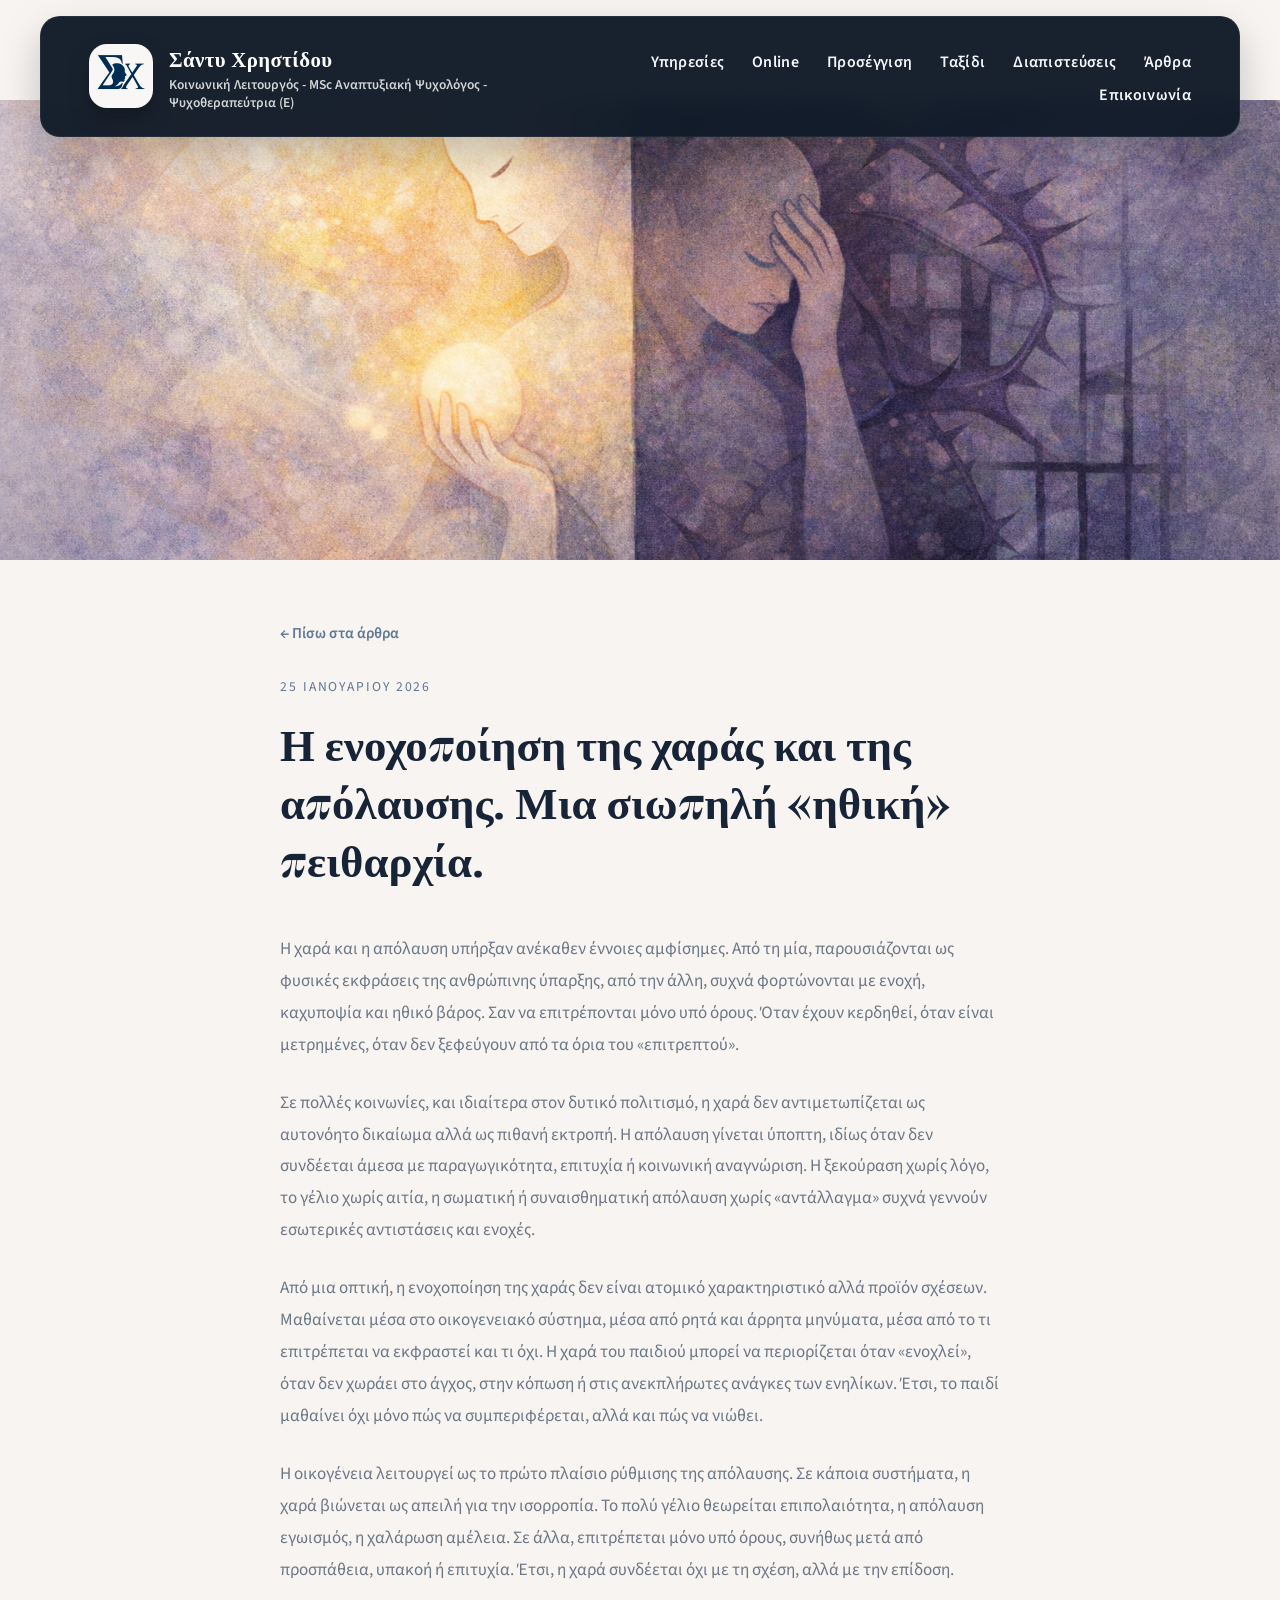
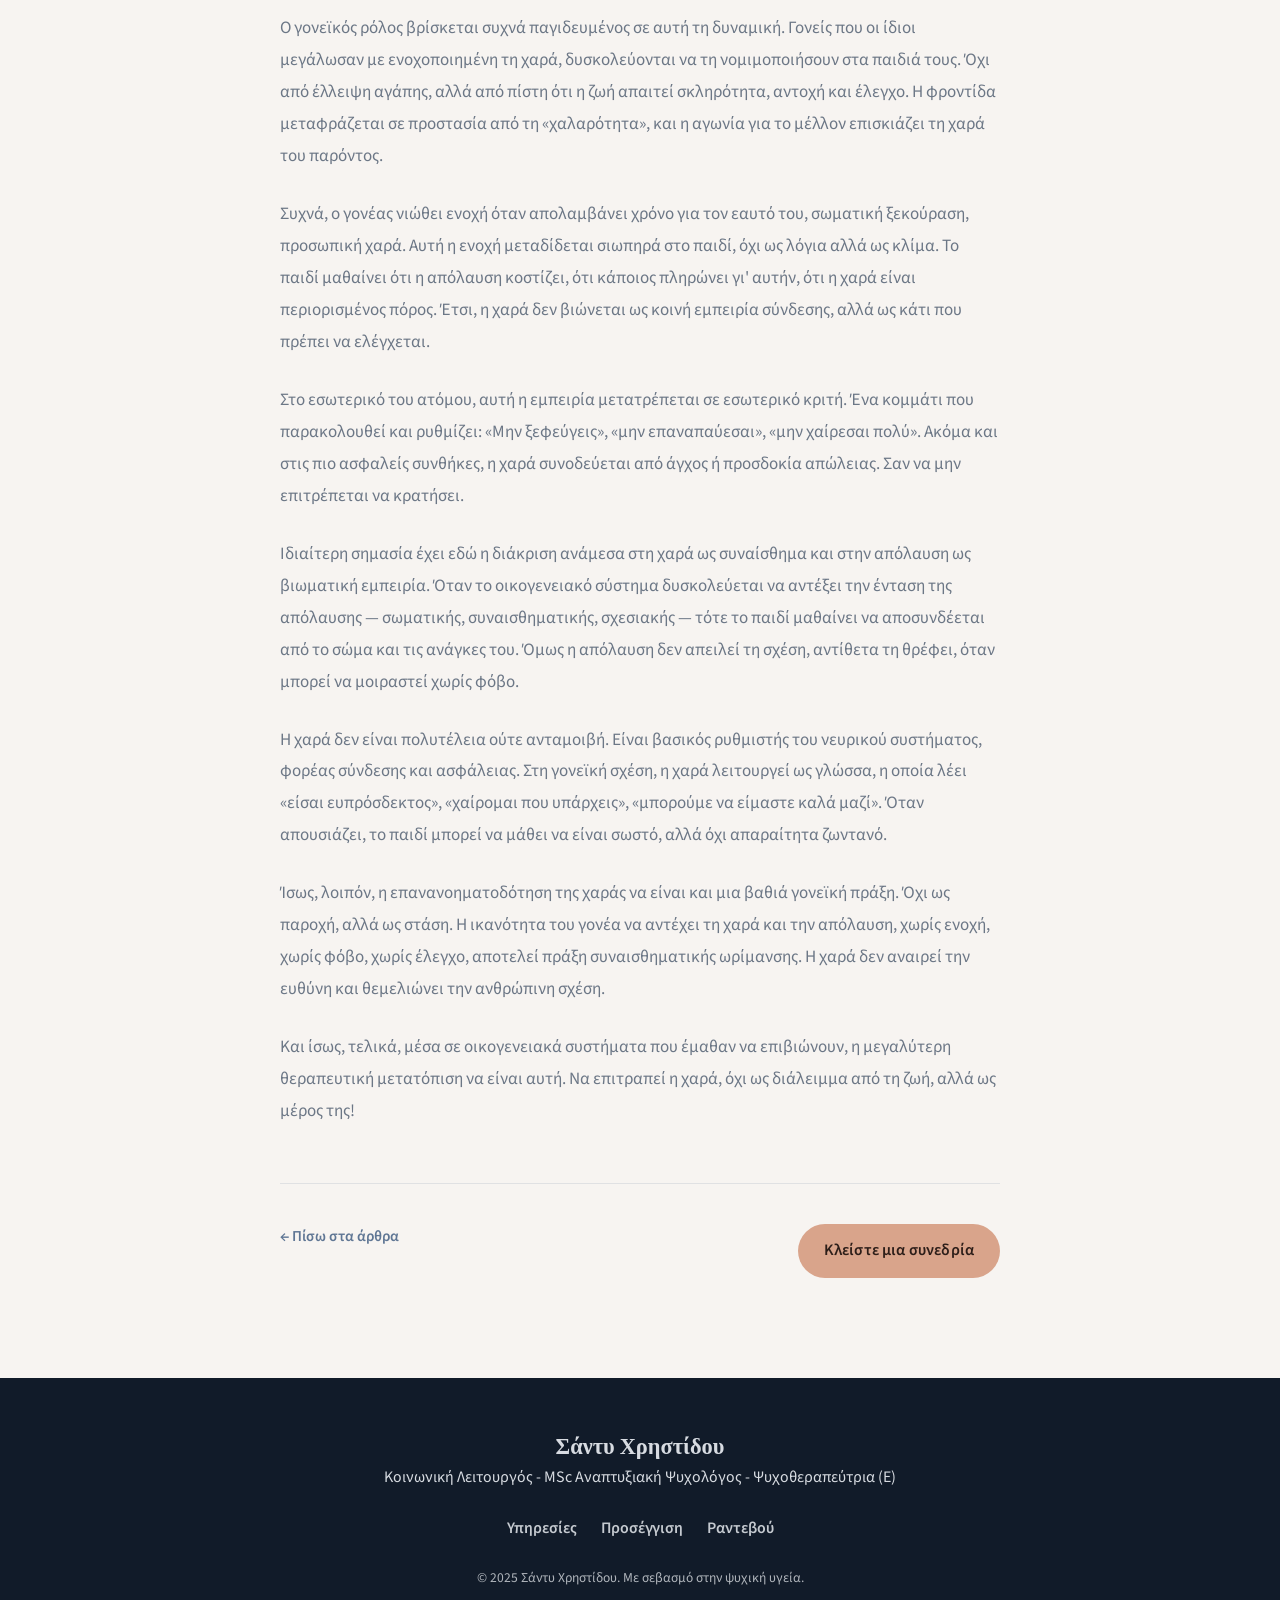
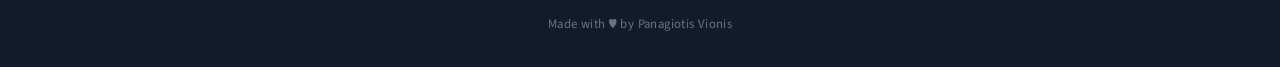
<file: articles/enohopoiisi-xaras.html>
<!DOCTYPE html>
<html lang="el">
<head>
  <meta charset="UTF-8">
  <meta name="viewport" content="width=device-width, initial-scale=1.0">
  <title>Η ενοχοποίηση της χαράς και της απόλαυσης | Σάντυ Χρηστίδου</title>
  <meta name="description" content="Η χαρά και η απόλαυση υπήρξαν ανέκαθεν έννοιες αμφίσημες. Άρθρο της κοινωνικής λειτουργού και ψυχολόγου Σάντυ Χρηστίδου.">
  <meta property="og:title" content="Η ενοχοποίηση της χαράς και της απόλαυσης | Σάντυ Χρηστίδου">
  <meta property="og:type" content="article">
  <link rel="preconnect" href="https://fonts.googleapis.com">
  <link rel="preconnect" href="https://fonts.gstatic.com" crossorigin>
  <link href="https://fonts.googleapis.com/css2?family=Playfair+Display:wght@500;600&family=Source+Sans+3:wght@300;400;600;700&display=swap" rel="stylesheet">
  <link rel="stylesheet" href="../style.css">
  <link rel="icon" type="image/png" href="../favicon.jpg" sizes="32x32">
</head>
<body class="article-page-body">

  <nav class="navbar" aria-label="Κύρια πλοήγηση">
    <a class="logo" href="../index.html">
      <img src="../favicon.jpg" alt="Λογότυπο Σάντυ Χρηστίδου" class="logo-icon">
      <span class="logo-text">
        <strong>Σάντυ Χρηστίδου</strong>
        <small>Κοινωνική Λειτουργός - MSc Αναπτυξιακή Ψυχολόγος - Ψυχοθεραπεύτρια (Ε)</small>
      </span>
    </a>
    <button class="burger" aria-expanded="false" aria-controls="navLinks">
      <span class="sr-only">Menu</span>
      <span class="burger-line"></span>
      <span class="burger-line"></span>
      <span class="burger-line"></span>
    </button>
    <ul id="navLinks" class="nav-links">
      <li><a href="../index.html#services">Υπηρεσίες</a></li>
      <li><a href="../index.html#online">Online</a></li>
      <li><a href="../index.html#approach">Προσέγγιση</a></li>
      <li><a href="../index.html#journey">Ταξίδι</a></li>
      <li><a href="../index.html#credentials">Διαπιστεύσεις</a></li>
      <li><a href="../index.html#blog">Άρθρα</a></li>
      <li><a href="../index.html#contact">Επικοινωνία</a></li>
    </ul>
  </nav>

  <main>
    <div class="article-hero-img-wrap">
      <img src="../15.jpg" alt="Η ενοχοποίηση της χαράς και της απόλαυσης" class="article-hero-img">
    </div>

    <div class="article-container">
      <a href="../index.html#blog" class="article-back">← Πίσω στα άρθρα</a>
      <span class="article-date">25 Ιανουαρίου 2026</span>
      <h1 class="article-title">Η ενοχοποίηση της χαράς και της απόλαυσης. Μια σιωπηλή «ηθική» πειθαρχία.</h1>
      <div class="article-body">
        <p>Η χαρά και η απόλαυση υπήρξαν ανέκαθεν έννοιες αμφίσημες. Από τη μία, παρουσιάζονται ως φυσικές εκφράσεις της ανθρώπινης ύπαρξης, από την άλλη, συχνά φορτώνονται με ενοχή, καχυποψία και ηθικό βάρος. Σαν να επιτρέπονται μόνο υπό όρους. Όταν έχουν κερδηθεί, όταν είναι μετρημένες, όταν δεν ξεφεύγουν από τα όρια του «επιτρεπτού».</p>
        <p>Σε πολλές κοινωνίες, και ιδιαίτερα στον δυτικό πολιτισμό, η χαρά δεν αντιμετωπίζεται ως αυτονόητο δικαίωμα αλλά ως πιθανή εκτροπή. Η απόλαυση γίνεται ύποπτη, ιδίως όταν δεν συνδέεται άμεσα με παραγωγικότητα, επιτυχία ή κοινωνική αναγνώριση. Η ξεκούραση χωρίς λόγο, το γέλιο χωρίς αιτία, η σωματική ή συναισθηματική απόλαυση χωρίς «αντάλλαγμα» συχνά γεννούν εσωτερικές αντιστάσεις και ενοχές.</p>
        <p>Από μια οπτική, η ενοχοποίηση της χαράς δεν είναι ατομικό χαρακτηριστικό αλλά προϊόν σχέσεων. Μαθαίνεται μέσα στο οικογενειακό σύστημα, μέσα από ρητά και άρρητα μηνύματα, μέσα από το τι επιτρέπεται να εκφραστεί και τι όχι. Η χαρά του παιδιού μπορεί να περιορίζεται όταν «ενοχλεί», όταν δεν χωράει στο άγχος, στην κόπωση ή στις ανεκπλήρωτες ανάγκες των ενηλίκων. Έτσι, το παιδί μαθαίνει όχι μόνο πώς να συμπεριφέρεται, αλλά και πώς να νιώθει.</p>
        <p>Η οικογένεια λειτουργεί ως το πρώτο πλαίσιο ρύθμισης της απόλαυσης. Σε κάποια συστήματα, η χαρά βιώνεται ως απειλή για την ισορροπία. Το πολύ γέλιο θεωρείται επιπολαιότητα, η απόλαυση εγωισμός, η χαλάρωση αμέλεια. Σε άλλα, επιτρέπεται μόνο υπό όρους, συνήθως μετά από προσπάθεια, υπακοή ή επιτυχία. Έτσι, η χαρά συνδέεται όχι με τη σχέση, αλλά με την επίδοση.</p>
        <p>Ο γονεϊκός ρόλος βρίσκεται συχνά παγιδευμένος σε αυτή τη δυναμική. Γονείς που οι ίδιοι μεγάλωσαν με ενοχοποιημένη τη χαρά, δυσκολεύονται να τη νομιμοποιήσουν στα παιδιά τους. Όχι από έλλειψη αγάπης, αλλά από πίστη ότι η ζωή απαιτεί σκληρότητα, αντοχή και έλεγχο. Η φροντίδα μεταφράζεται σε προστασία από τη «χαλαρότητα», και η αγωνία για το μέλλον επισκιάζει τη χαρά του παρόντος.</p>
        <p>Συχνά, ο γονέας νιώθει ενοχή όταν απολαμβάνει χρόνο για τον εαυτό του, σωματική ξεκούραση, προσωπική χαρά. Αυτή η ενοχή μεταδίδεται σιωπηρά στο παιδί, όχι ως λόγια αλλά ως κλίμα. Το παιδί μαθαίνει ότι η απόλαυση κοστίζει, ότι κάποιος πληρώνει γι' αυτήν, ότι η χαρά είναι περιορισμένος πόρος. Έτσι, η χαρά δεν βιώνεται ως κοινή εμπειρία σύνδεσης, αλλά ως κάτι που πρέπει να ελέγχεται.</p>
        <p>Στο εσωτερικό του ατόμου, αυτή η εμπειρία μετατρέπεται σε εσωτερικό κριτή. Ένα κομμάτι που παρακολουθεί και ρυθμίζει: «Μην ξεφεύγεις», «μην επαναπαύεσαι», «μην χαίρεσαι πολύ». Ακόμα και στις πιο ασφαλείς συνθήκες, η χαρά συνοδεύεται από άγχος ή προσδοκία απώλειας. Σαν να μην επιτρέπεται να κρατήσει.</p>
        <p>Ιδιαίτερη σημασία έχει εδώ η διάκριση ανάμεσα στη χαρά ως συναίσθημα και στην απόλαυση ως βιωματική εμπειρία. Όταν το οικογενειακό σύστημα δυσκολεύεται να αντέξει την ένταση της απόλαυσης — σωματικής, συναισθηματικής, σχεσιακής — τότε το παιδί μαθαίνει να αποσυνδέεται από το σώμα και τις ανάγκες του. Όμως η απόλαυση δεν απειλεί τη σχέση, αντίθετα τη θρέφει, όταν μπορεί να μοιραστεί χωρίς φόβο.</p>
        <p>Η χαρά δεν είναι πολυτέλεια ούτε ανταμοιβή. Είναι βασικός ρυθμιστής του νευρικού συστήματος, φορέας σύνδεσης και ασφάλειας. Στη γονεϊκή σχέση, η χαρά λειτουργεί ως γλώσσα, η οποία λέει «είσαι ευπρόσδεκτος», «χαίρομαι που υπάρχεις», «μπορούμε να είμαστε καλά μαζί». Όταν απουσιάζει, το παιδί μπορεί να μάθει να είναι σωστό, αλλά όχι απαραίτητα ζωντανό.</p>
        <p>Ίσως, λοιπόν, η επανανοηματοδότηση της χαράς να είναι και μια βαθιά γονεϊκή πράξη. Όχι ως παροχή, αλλά ως στάση. Η ικανότητα του γονέα να αντέχει τη χαρά και την απόλαυση, χωρίς ενοχή, χωρίς φόβο, χωρίς έλεγχο, αποτελεί πράξη συναισθηματικής ωρίμανσης. Η χαρά δεν αναιρεί την ευθύνη και θεμελιώνει την ανθρώπινη σχέση.</p>
        <p>Και ίσως, τελικά, μέσα σε οικογενειακά συστήματα που έμαθαν να επιβιώνουν, η μεγαλύτερη θεραπευτική μετατόπιση να είναι αυτή. Να επιτραπεί η χαρά, όχι ως διάλειμμα από τη ζωή, αλλά ως μέρος της!</p>
      </div>
      <div class="article-footer-nav">
        <a href="../index.html#blog" class="article-back">← Πίσω στα άρθρα</a>
        <a href="../index.html#contact" class="btn primary">Κλείστε μια συνεδρία</a>
      </div>
    </div>
  </main>

  <footer class="footer">
    <div>
      <strong>Σάντυ Χρηστίδου</strong>
      <p>Κοινωνική Λειτουργός - MSc Αναπτυξιακή Ψυχολόγος - Ψυχοθεραπεύτρια (Ε)</p>
    </div>
    <div class="footer-links">
      <a href="../index.html#services">Υπηρεσίες</a>
      <a href="../index.html#approach">Προσέγγιση</a>
      <a href="../index.html#contact">Ραντεβού</a>
    </div>
    <p class="footer-copy">&copy; 2025 Σάντυ Χρηστίδου. Με σεβασμό στην ψυχική υγεία.</p>
    <p class="footer-copy footer-made-by">Made with &#9829; by Panagiotis Vionis</p>
  </footer>

  <script src="../script.js" defer></script>
</body>
</html>
</file>
<file: style.css>
/* Root variables */
:root {
  --color-primary: #5f7694;
  --color-primary-dark: #314560;
  --color-secondary: #d9a48b;
  --color-background: #f7f4f1;
  --color-surface: #ffffff;
  --color-muted: #6c7786;
  --color-heading: #172337;
  --color-accent: #b8c4d4;
  --color-timeline: rgba(255, 255, 255, 0.65);
  --gradient-insight-1: linear-gradient(135deg, rgba(217, 164, 139, 0.3), rgba(249, 236, 227, 0.8));
  --gradient-insight-2: linear-gradient(135deg, rgba(95, 118, 148, 0.3), rgba(232, 238, 247, 0.85));
  --gradient-insight-3: linear-gradient(135deg, rgba(157, 196, 180, 0.35), rgba(243, 250, 247, 0.9));
  --shadow-soft: 0 20px 45px rgba(22, 32, 45, 0.12);
  --radius-lg: 20px;
  --radius-md: 14px;
  --radius-sm: 10px;
  --transition: all 0.3s ease;
}

/* Global reset */
* {
  margin: 0;
  padding: 0;
  box-sizing: border-box;
}

html {
  scroll-behavior: smooth;
  scroll-padding-top: 110px; /* avoid anchor hiding behind fixed navbar */
}

body {
  font-family: 'Source Sans 3', -apple-system, BlinkMacSystemFont, 'Segoe UI', sans-serif;
  line-height: 1.7;
  color: var(--color-heading);
  background: var(--color-background);
}

img {
  max-width: 100%;
  display: block;
}

a {
  color: var(--color-primary-dark);
  text-decoration: none;
  transition: var(--transition);
}

a:hover,
a:focus-visible {
  color: var(--color-primary);
}

.sr-only {
  position: absolute;
  width: 1px;
  height: 1px;
  padding: 0;
  margin: -1px;
  overflow: hidden;
  clip: rect(0, 0, 0, 0);
  border: 0;
}

/* Hero */
.hero {
  position: relative;
  min-height: 100vh;
  display: flex;
  flex-direction: column;
  color: var(--color-background);
  overflow: hidden;
}

.hero-bg {
  position: absolute;
  inset: 0;
  background: linear-gradient(120deg, rgba(27, 40, 56, 0.9), rgba(76, 96, 122, 0.7)), url('14.jpg') center/cover no-repeat;
  transform: scale(1.08);
  will-change: transform;
}

.hero::after {
  content: "";
  position: absolute;
  inset: 0;
  background: linear-gradient(180deg, rgba(12, 20, 33, 0.05), rgba(12, 20, 33, 0.6));
  z-index: 1;
}

.navbar {
  position: fixed;
  top: 16px;
  left: 50%;
  transform: translateX(-50%);
  z-index: 1000;
  display: flex;
  align-items: center;
  justify-content: space-between;
  gap: 32px;
  padding: 24px 48px;
  max-width: 1200px;
  width: calc(100% - 32px);
  margin: 0 auto;
  color: #f6f7fa;
  background: rgba(10, 16, 28, 0.35);
  border: 1px solid rgba(255, 255, 255, 0.08);
  border-radius: var(--radius-lg);
  backdrop-filter: blur(10px);
  box-shadow: 0 18px 40px rgba(10, 15, 23, 0.22);
  transition: background 0.4s ease, box-shadow 0.4s ease, padding 0.4s ease;
}

.navbar.scrolled {
  padding-top: 14px;
  padding-bottom: 14px;
  background: rgba(10, 16, 28, 0.96);
  box-shadow: 0 8px 32px rgba(5, 10, 18, 0.45);
}

.logo {
  display: flex;
  align-items: center;
  gap: 16px;
  font-size: 1rem;
  color: inherit;
}

.logo-icon {
  width: 64px;
  height: 64px;
  border-radius: 18px;
  object-fit: cover;
  box-shadow: 0 10px 22px rgba(0, 0, 0, 0.25);
}

.logo-text {
  display: flex;
  flex-direction: column;
  font-weight: 600;
  color: #ffffff;
}

.logo-text strong {
  font-family: 'Playfair Display', 'Times New Roman', serif;
  font-size: 1.3rem;
  letter-spacing: 0.02em;
  color: #ffffff;
}

.logo-text small {
  font-size: 0.85rem;
  line-height: 1.3;
  max-width: 26rem;
  opacity: 0.8;
  color: #ffffff;
}

.burger {
  display: none;
  flex-direction: column;
  justify-content: center;
  align-items: center;
  gap: 7px;
  background: #ffffff;
  border: 1px solid #d8dde6;
  padding: 10px 12px;
  width: 46px;
  height: 44px;
  cursor: pointer;
  color: inherit;
  border-radius: 12px;
  box-shadow: 0 10px 26px rgba(12, 16, 24, 0.18);
  transition: var(--transition);
}

.burger-line {
  display: block;
  width: 28px;
  height: 3px;
  border-radius: 999px;
  background: #111827;
  transition: var(--transition);
}

.burger:focus-visible {
  outline: 2px solid #111827;
  outline-offset: 3px;
}

.burger:hover,
.burger:focus-visible {
  box-shadow: 0 12px 32px rgba(12, 16, 24, 0.24);
}

.burger.open .burger-line:nth-child(1) {
  transform: translateY(11px) rotate(45deg);
}

.burger.open .burger-line:nth-child(2) {
  opacity: 0;
}

.burger.open .burger-line:nth-child(3) {
  transform: translateY(-11px) rotate(-45deg);
}

.nav-links {
  list-style: none;
  display: flex;
  flex-wrap: wrap;
  justify-content: flex-end;
  align-items: center;
  gap: 6px 28px;
  margin-left: auto;
  max-width: 680px;
  padding-top: 6px;
}

.nav-links a {
  color: inherit;
  font-weight: 600;
  letter-spacing: 0.02em;
  position: relative;
  white-space: nowrap;
}

.nav-links a::after {
  content: "";
  position: absolute;
  left: 0;
  bottom: -8px;
  width: 0;
  height: 2px;
  background: var(--color-secondary);
  transition: var(--transition);
}

.nav-links a:hover::after,
.nav-links a:focus-visible::after {
  width: 100%;
}

.hero-content {
  position: relative;
  z-index: 2;
  flex: 1;
  display: flex;
  align-items: center;
  gap: 64px;
  padding: 140px 48px 120px;
  max-width: 1200px;
  margin: 0 auto;
}

/* Hero text reveal animations */
@keyframes heroReveal {
  from {
    opacity: 0;
    transform: translateY(28px);
  }
  to {
    opacity: 1;
    transform: translateY(0);
  }
}

.hero-copy h1,
.hero-copy p,
.hero-cta,
.hero-highlights {
  animation: heroReveal 0.85s cubic-bezier(0.22, 1, 0.36, 1) both;
}

.hero-copy h1 { animation-delay: 0.15s; }
.hero-copy p:nth-of-type(1) { animation-delay: 0.3s; }
.hero-copy p:nth-of-type(2) { animation-delay: 0.42s; }
.hero-copy p:nth-of-type(3) { animation-delay: 0.54s; }
.hero-cta { animation-delay: 0.66s; }
.hero-highlights { animation-delay: 0.78s; }

.mini-slider {
  animation: heroReveal 1s cubic-bezier(0.22, 1, 0.36, 1) 0.5s both;
}

.hero-copy {
  flex: 1.4;
}

.hero-copy h1 {
  font-family: 'Playfair Display', 'Times New Roman', serif;
  font-size: clamp(2.6rem, 4vw, 3.5rem);
  line-height: 1.2;
  margin-bottom: 24px;
}

.hero-copy p {
  font-size: 1.05rem;
  max-width: 560px;
  margin-bottom: 32px;
  opacity: 0.92;
}

.hero-cta {
  display: flex;
  gap: 18px;
  flex-wrap: wrap;
  margin-bottom: 28px;
}

.btn {
  display: inline-flex;
  align-items: center;
  justify-content: center;
  gap: 10px;
  padding: 13px 26px;
  border-radius: 999px;
  font-weight: 600;
  letter-spacing: 0.01em;
  transition: var(--transition);
}

.btn.primary {
  background: var(--color-secondary);
  color: #2d1e19;
}

.btn.primary:hover,
.btn.primary:focus-visible {
  background: #c78e72;
}

.btn.ghost {
  border: 1px solid rgba(255, 255, 255, 0.5);
  color: inherit;
  padding: 13px 24px;
}

.btn.ghost:hover,
.btn.ghost:focus-visible {
  background: rgba(255, 255, 255, 0.18);
}

.hero-highlights {
  list-style: none;
  display: flex;
  flex-wrap: wrap;
  gap: 12px;
  color: #f3f6f9;
}

.hero-highlights li {
  background: rgba(255, 255, 255, 0.12);
  border-radius: 999px;
  padding: 10px 18px;
  font-size: 0.95rem;
  backdrop-filter: blur(6px);
}

.mini-slider {
  flex: 1;
  max-width: 380px;
  overflow: hidden;
  border-radius: var(--radius-lg);
  box-shadow: 0 18px 40px rgba(12, 22, 35, 0.45);
}

.mini-slider img {
  width: 100%;
  height: 100%;
  display: none;
  object-fit: cover;
}

.mini-slider img.is-active {
  display: block;
  animation: fadeIn 1.2s ease;
}

@keyframes fadeIn {
  from {
    opacity: 0;
    transform: scale(1.02);
  }
  to {
    opacity: 1;
    transform: scale(1);
  }
}

/* Quote */
.quote-section {
  padding: 80px 24px;
  display: flex;
  flex-direction: column;
  align-items: center;
  gap: 32px;
  position: relative;
  overflow: hidden;
}

.quote-section .orb-1 {
  width: 400px;
  height: 400px;
  background: radial-gradient(circle, rgba(217, 164, 139, 0.18), transparent 70%);
  top: -100px;
  right: -80px;
}

.quote-section .orb-2 {
  width: 300px;
  height: 300px;
  background: radial-gradient(circle, rgba(95, 118, 148, 0.12), transparent 70%);
  bottom: -80px;
  left: -60px;
}


.quote-section blockquote {
  max-width: 780px;
  margin: -60px auto 0;
  padding: 48px 56px;
  background: var(--color-surface);
  box-shadow: var(--shadow-soft);
  border-radius: var(--radius-lg);
  position: relative;
}

.quote-section blockquote::before {
  content: "“";
  position: absolute;
  top: -36px;
  left: 40px;
  font-size: 5rem;
  color: rgba(95, 118, 148, 0.1);
  font-family: 'Playfair Display', serif;
}

.quote-section p {
  font-family: 'Playfair Display', 'Times New Roman', serif;
  font-size: 1.4rem;
  line-height: 1.5;
  color: var(--color-primary-dark);
  text-align: center;
}

.quote-section .credentials-visual {
  width: 100%;
  max-width: 340px;
  margin: 0 auto;
  padding: 14px;
  background: var(--color-surface);
  border-radius: var(--radius-lg);
  box-shadow: var(--shadow-soft);
  display: flex;
  justify-content: center;
  align-items: center;
}

.quote-section .credentials-visual img {
  width: 100%;
  height: 340px;
  object-fit: cover;
  border-radius: var(--radius-md);
  box-shadow: 0 14px 34px rgba(22, 32, 45, 0.14);
}

/* Sections */
.section {
  padding: 100px 40px;
  max-width: 1100px;
  margin: 0 auto;
}

.section-header {
  text-align: center;
  margin-bottom: 48px;
}

.eyebrow {
  text-transform: uppercase;
  font-size: 0.75rem;
  letter-spacing: 0.3em;
  color: var(--color-primary);
  display: inline-block;
  margin-bottom: 12px;
}

.section-header h2 {
  font-family: 'Playfair Display', serif;
  font-size: clamp(2rem, 3vw, 2.6rem);
  color: var(--color-heading);
  line-height: 1.3;
}

.intro-grid {
  display: grid;
  grid-template-columns: repeat(2, minmax(0, 1fr));
  gap: 48px;
  font-size: 1.05rem;
  color: var(--color-muted);
}

/* Cards */
.card-grid {
  display: grid;
  grid-template-columns: repeat(4, minmax(0, 1fr));
  gap: 28px;
}

.card {
  background: var(--color-surface);
  border-radius: var(--radius-lg);
  padding: 32px 28px;
  box-shadow: var(--shadow-soft);
  display: flex;
  flex-direction: column;
  gap: 16px;
  transition: transform 0.3s ease, box-shadow 0.3s ease;
}

.card:hover,
.card:focus-within {
  transform: translateY(-6px);
  box-shadow: 0 26px 50px rgba(24, 36, 52, 0.16);
}

.card h3 {
  font-family: 'Playfair Display', serif;
  font-size: 1.35rem;
  color: var(--color-heading);
}

.card p {
  color: var(--color-muted);
}

.card ul {
  margin-top: 8px;
  padding-left: 18px;
  color: var(--color-primary-dark);
  line-height: 1.6;
}

/* Journey timeline */
.journey .timeline-track {
  position: relative;
  display: grid;
  grid-template-columns: repeat(5, minmax(0, 1fr));
  gap: 28px;
  padding: 0 12px;
}

.timeline-track::before {
  content: "";
  position: absolute;
  top: 32px;
  left: 0;
  right: 0;
  height: 3px;
  background: linear-gradient(90deg, rgba(95, 118, 148, 0.2), rgba(217, 164, 139, 0.3));
  z-index: 0;
}

.timeline-step {
  position: relative;
  background: rgba(255, 255, 255, 0.92);
  border-radius: var(--radius-lg);
  padding: 32px 26px;
  box-shadow: var(--shadow-soft);
  display: grid;
  gap: 12px;
  text-align: left;
  overflow: hidden;
}

.timeline-step::before {
  content: "";
  position: absolute;
  top: 32px;
  left: -12px;
  width: 24px;
  height: 24px;
  border-radius: 50%;
  background: var(--color-timeline);
  border: 3px solid var(--color-secondary);
  z-index: 1;
}

.timeline-step .step-number {
  font-family: 'Playfair Display', serif;
  font-size: 1.3rem;
  color: var(--color-primary-dark);
  letter-spacing: 0.08em;
}

.timeline-step h3 {
  font-family: 'Playfair Display', serif;
  font-size: 1.2rem;
  color: var(--color-heading);
}

.timeline-step p {
  color: var(--color-muted);
  line-height: 1.6;
}

.step-tag {
  justify-self: start;
  padding: 6px 14px;
  border-radius: 999px;
  background: rgba(95, 118, 148, 0.15);
  color: var(--color-primary-dark);
  font-size: 0.85rem;
  font-weight: 600;
  letter-spacing: 0.04em;
}

.reveal-on-scroll {
  opacity: 0;
  transform: translateY(36px);
  transition: opacity 0.7s cubic-bezier(0.22, 1, 0.36, 1), transform 0.7s cubic-bezier(0.22, 1, 0.36, 1);
}

.reveal-on-scroll.is-visible {
  opacity: 1;
  transform: translateY(0);
}

.stagger-1 { transition-delay: 0.05s; }
.stagger-2 { transition-delay: 0.15s; }
.stagger-3 { transition-delay: 0.25s; }
.stagger-4 { transition-delay: 0.35s; }
.stagger-5 { transition-delay: 0.45s; }
.stagger-6 { transition-delay: 0.55s; }

/* Approach */
.approach-grid {
  display: grid;
  grid-template-columns: repeat(3, minmax(0, 1fr));
  gap: 32px;
}

.approach-grid article {
  background: var(--color-surface);
  padding: 28px 30px;
  border-radius: var(--radius-lg);
  box-shadow: var(--shadow-soft);
}

.approach-grid h3 {
  font-family: 'Playfair Display', serif;
  margin-bottom: 12px;
  color: var(--color-heading);
}

.approach-grid p {
  color: var(--color-muted);
}

/* Credentials */
.credentials-grid {
  display: grid;
  grid-template-columns: repeat(3, minmax(0, 1fr));
  gap: 36px;
  align-items: start;
}

.credentials-grid h3 {
  font-family: 'Playfair Display', serif;
  margin-bottom: 16px;
  color: var(--color-primary-dark);
}

.credentials-grid ul {
  list-style: none;
  display: grid;
  gap: 12px;
  color: var(--color-muted);
}

.credentials-grid li::before {
  content: "•";
  margin-right: 10px;
  color: var(--color-secondary);
}

/* Media */
.media-list {
  list-style: none;
  display: grid;
  gap: 18px;
}

.media-list li {
  background: var(--color-surface);
  border-radius: var(--radius-md);
  padding: 22px 26px;
  box-shadow: var(--shadow-soft);
  display: flex;
  gap: 16px;
  align-items: center;
  color: var(--color-muted);
}

.media-tag {
  background: rgba(95, 118, 148, 0.1);
  color: var(--color-primary-dark);
  padding: 6px 12px;
  border-radius: 999px;
  font-size: 0.8rem;
  font-weight: 600;
  text-transform: uppercase;
  letter-spacing: 0.06em;
}

/* Scroll progress bar */
.scroll-progress {
  position: fixed;
  top: 0;
  left: 0;
  height: 3px;
  background: linear-gradient(90deg, var(--color-secondary), var(--color-primary));
  width: 0%;
  z-index: 9999;
  transition: width 0.1s linear;
}

/* Wave divider — sits at bottom of hero */
.wave-divider {
  position: relative;
  z-index: 2;
  width: 100%;
  overflow: hidden;
  line-height: 0;
  margin-top: -1px;
}

.wave-divider svg {
  display: block;
  width: 100%;
  height: 80px;
}

/* Decorative floating orbs */
.section-orb {
  position: absolute;
  border-radius: 50%;
  filter: blur(80px);
  pointer-events: none;
  z-index: 0;
}

/* Blog */
.blog-grid {
  display: grid;
  grid-template-columns: repeat(3, minmax(0, 1fr));
  gap: 28px;
}

.blog-card {
  background: var(--color-surface);
  border-radius: var(--radius-lg);
  padding: 30px 32px;
  box-shadow: var(--shadow-soft);
  display: flex;
  flex-direction: column;
  gap: 14px;
  transition: transform 0.35s cubic-bezier(0.22, 1, 0.36, 1), box-shadow 0.35s ease;
}

.blog-card:hover {
  transform: translateY(-8px);
  box-shadow: 0 32px 60px rgba(22, 32, 45, 0.18);
}

.blog-thumb {
  overflow: hidden;
  border-radius: var(--radius-md);
  position: relative;
}

.blog-thumb::after {
  content: "";
  position: absolute;
  inset: 0;
  background: linear-gradient(135deg, rgba(95, 118, 148, 0.35), rgba(217, 164, 139, 0.25));
  opacity: 0;
  transition: opacity 0.35s ease;
  border-radius: var(--radius-md);
}

.blog-card:hover .blog-thumb::after {
  opacity: 1;
}

.blog-thumb img {
  width: 100%;
  height: 180px;
  object-fit: cover;
  border-radius: var(--radius-md);
  box-shadow: 0 10px 22px rgba(22, 32, 45, 0.12);
  transition: transform 0.5s cubic-bezier(0.22, 1, 0.36, 1);
}

.blog-card:hover .blog-thumb img {
  transform: scale(1.06);
}

.blog-meta {
  font-size: 0.85rem;
  letter-spacing: 0.12em;
  text-transform: uppercase;
  color: var(--color-primary);
}

.blog-card h3 {
  font-family: 'Playfair Display', serif;
  font-size: 1.35rem;
  color: var(--color-heading);
}

.blog-card p {
  color: var(--color-muted);
}

.blog-excerpt {
  display: grid;
  gap: 12px;
  color: var(--color-muted);
}

.blog-excerpt[hidden],
.blog-full[hidden] {
  display: none;
}

.blog-full {
  display: grid;
  gap: 12px;
  color: var(--color-muted);
}

.read-more {
  margin-top: auto;
  font-weight: 600;
  color: var(--color-primary-dark);
  border: 1px solid rgba(95, 118, 148, 0.25);
  padding: 10px 16px;
  border-radius: var(--radius-sm);
  cursor: pointer;
  display: inline-block;
  background: linear-gradient(to right, var(--color-primary) 50%, #f8f6f4 50%);
  background-size: 200% 100%;
  background-position: right center;
  transition: background-position 0.4s cubic-bezier(0.22, 1, 0.36, 1), color 0.3s ease, border-color 0.3s ease;
}

.read-more:hover,
.read-more:focus-visible {
  background-position: left center;
  color: #ffffff;
  border-color: var(--color-primary);
}

/* Ripple button effect */
.btn {
  position: relative;
  overflow: hidden;
}

.btn .ripple {
  position: absolute;
  border-radius: 50%;
  transform: scale(0);
  animation: rippleAnim 0.6s linear;
  background: rgba(255, 255, 255, 0.35);
  pointer-events: none;
}

@keyframes rippleAnim {
  to {
    transform: scale(4);
    opacity: 0;
  }
}

/* CTA banner */
.cta-banner {
  position: relative;
  margin: 120px auto;
  max-width: 1100px;
  border-radius: var(--radius-lg);
  padding: 80px 72px;
  background: linear-gradient(135deg, rgba(47, 66, 90, 0.92), rgba(95, 118, 148, 0.88));
  color: #f4f6fa;
  box-shadow: var(--shadow-soft);
}

.cta-content {
  max-width: 620px;
  display: flex;
  flex-direction: column;
  gap: 18px;
}

.cta-content h2 {
  font-family: 'Playfair Display', serif;
  font-size: clamp(2rem, 3.2vw, 2.6rem);
}

.cta-content p {
  color: rgba(244, 246, 250, 0.85);
  font-size: 1.05rem;
}

/* Contact */
.contact-grid {
  display: grid;
  grid-template-columns: 1.1fr 0.9fr;
  gap: 48px;
}

form {
  display: grid;
  gap: 16px;
  background: var(--color-surface);
  padding: 36px;
  border-radius: var(--radius-lg);
  box-shadow: var(--shadow-soft);
}

input,
textarea {
  width: 100%;
  padding: 14px 18px;
  border-radius: var(--radius-sm);
  border: 1px solid rgba(95, 118, 148, 0.18);
  background: #faf9f7;
  font-family: inherit;
  font-size: 1rem;
  color: var(--color-heading);
  transition: border-color 0.2s ease, box-shadow 0.2s ease;
}

input:focus,
textarea:focus {
  outline: none;
  border-color: var(--color-primary);
  box-shadow: 0 0 0 4px rgba(95, 118, 148, 0.15);
}

textarea {
  resize: vertical;
  min-height: 150px;
}

#formMessage {
  font-size: 0.95rem;
  font-weight: 600;
}

.hidden-field {
  display: none !important;
}

.contact-info {
  background: rgba(95, 118, 148, 0.1);
  border-radius: var(--radius-lg);
  padding: 40px;
  display: grid;
  gap: 22px;
}

.contact-info h3 {
  font-family: 'Playfair Display', serif;
  font-size: 1.6rem;
  color: var(--color-primary-dark);
}

.contact-info ul {
  list-style: none;
  display: grid;
  gap: 14px;
  color: var(--color-muted);
}

.contact-info li span {
  font-weight: 600;
  color: var(--color-primary-dark);
  margin-right: 8px;
}

.contact-info a {
  color: var(--color-primary-dark);
}

.contact-info a:hover,
.contact-info a:focus-visible {
  color: var(--color-primary);
}

.contact-social {
  display: flex;
  gap: 18px;
  flex-wrap: wrap;
}

.contact-social a {
  font-weight: 600;
  color: var(--color-primary-dark);
}

.contact-note {
  color: var(--color-muted);
  font-size: 0.95rem;
  line-height: 1.6;
}

/* Footer */
.footer {
  background: #111b29;
  color: rgba(243, 246, 250, 0.88);
  padding: 48px 40px 32px;
  display: grid;
  gap: 24px;
  text-align: center;
}

.footer strong {
  font-family: 'Playfair Display', serif;
  font-size: 1.4rem;
}

.footer-links {
  display: flex;
  justify-content: center;
  gap: 24px;
  flex-wrap: wrap;
}

.footer-links a {
  color: rgba(243, 246, 250, 0.8);
  font-weight: 600;
}

.footer-links a:hover,
.footer-links a:focus-visible {
  color: #ffffff;
}

.footer-copy {
  font-size: 0.85rem;
  color: rgba(243, 246, 250, 0.7);
}

.footer-made-by {
  font-size: 0.8rem;
  color: rgba(243, 246, 250, 0.4);
  letter-spacing: 0.03em;
}

/* Self check */
.self-check-card {
  display: grid;
  grid-template-columns: 1.15fr 0.85fr;
  gap: 32px;
  background: var(--color-surface);
  padding: 40px;
  border-radius: var(--radius-lg);
  box-shadow: var(--shadow-soft);
  align-items: start;
}

.self-check-card form {
  display: grid;
  gap: 26px;
}

.self-check-card fieldset {
  border: none;
  padding: 0;
  display: grid;
  gap: 14px;
}

.self-check-card legend {
  font-weight: 700;
  font-size: 1.05rem;
  color: var(--color-heading);
}

.self-check-card label {
  position: relative;
  display: flex;
  gap: 12px;
  align-items: flex-start;
  padding: 12px 16px;
  border: 1px solid rgba(95, 118, 148, 0.2);
  border-radius: var(--radius-md);
  cursor: pointer;
  transition: var(--transition);
  color: var(--color-muted);
}

.self-check-card input[type="radio"] {
  margin-top: 3px;
  accent-color: var(--color-secondary);
}

.self-check-card label:hover,
.self-check-card label:focus-within {
  border-color: var(--color-secondary);
  background: rgba(217, 164, 139, 0.08);
  color: var(--color-heading);
}

.self-check-submit {
  justify-self: start;
}

.self-check-result {
  background: rgba(95, 118, 148, 0.09);
  border-radius: var(--radius-lg);
  padding: 32px;
  display: grid;
  gap: 16px;
  color: var(--color-muted);
  min-height: 240px;
}

.self-check-result h3 {
  font-family: 'Playfair Display', serif;
  font-size: 1.6rem;
  color: var(--color-heading);
}

.self-check-result strong {
  color: var(--color-primary-dark);
}

.self-check-actions {
  list-style: none;
  display: grid;
  gap: 10px;
  margin-top: 8px;
  color: var(--color-muted);
}

.self-check-actions li::before {
  content: "-";
  margin-right: 10px;
  color: var(--color-secondary);
}

/* Insight cards */
.insights-grid {
  display: grid;
  grid-template-columns: repeat(3, minmax(0, 1fr));
  gap: 28px;
}

.insight-card {
  position: relative;
  padding: 32px;
  border-radius: var(--radius-lg);
  box-shadow: var(--shadow-soft);
  color: var(--color-heading);
  display: grid;
  gap: 18px;
  overflow: hidden;
}

.insight-card:nth-child(1) {
  background: var(--gradient-insight-1);
}

.insight-card:nth-child(2) {
  background: var(--gradient-insight-2);
}

.insight-card:nth-child(3) {
  background: var(--gradient-insight-3);
}

.insight-tag {
  justify-self: start;
  font-weight: 700;
  letter-spacing: 0.12em;
  font-size: 0.8rem;
  text-transform: uppercase;
  color: var(--color-primary-dark);
}

.insight-card p {
  font-family: 'Playfair Display', serif;
  font-size: 1.25rem;
  line-height: 1.6;
}

/* Responsive */
@media (max-width: 1200px) {
  .navbar,
  .hero-content {
    padding-left: 32px;
    padding-right: 32px;
  }

  .card-grid {
    grid-template-columns: repeat(2, minmax(0, 1fr));
  }

  .blog-grid {
    grid-template-columns: repeat(2, minmax(0, 1fr));
  }

  .journey .timeline-track {
    grid-template-columns: repeat(3, minmax(0, 1fr));
  }

  .insights-grid {
    grid-template-columns: repeat(2, minmax(0, 1fr));
  }

  .self-check-card {
    grid-template-columns: 1fr;
    gap: 28px;
  }
}

@media (max-width: 1024px) {
  .hero-content {
    flex-direction: column;
    align-items: flex-start;
    gap: 48px;
  }

  .mini-slider {
    width: 100%;
    max-width: 520px;
  }

  .intro-grid {
    grid-template-columns: 1fr;
    gap: 28px;
  }

  .approach-grid,
  .credentials-grid {
    grid-template-columns: repeat(2, minmax(0, 1fr));
  }

  .contact-grid {
    grid-template-columns: 1fr;
  }

  .journey .timeline-track {
    grid-template-columns: repeat(2, minmax(0, 1fr));
  }
}

@media (max-width: 900px) {
  .navbar {
    padding: 16px 18px;
    margin: 0;
    top: 12px;
    width: calc(100% - 24px);
    transform: translateX(-50%);
    border-radius: 18px;
    background: rgba(10, 16, 28, 0.82);
    box-shadow: 0 16px 40px rgba(5, 10, 18, 0.35);
    backdrop-filter: blur(14px);
    border: 1px solid rgba(255, 255, 255, 0.14);
  }

  .nav-links {
    position: fixed;
    top: 16px;
    right: 16px;
    left: auto;
    display: flex;
    flex-direction: column;
    justify-content: flex-start;
    align-items: flex-start;
    background: rgba(10, 16, 28, 0.96);
    padding: 20px 22px;
    border-radius: var(--radius-lg);
    box-shadow: var(--shadow-soft);
    width: min(320px, 85vw);
    max-height: calc(100vh - 32px);
    overflow-y: auto;
    margin-left: 0;
    padding-top: 0;
    gap: 10px;
    opacity: 0;
    visibility: hidden;
    pointer-events: none;
    transform: translateX(110%);
    border: 1px solid rgba(255, 255, 255, 0.12);
    backdrop-filter: blur(14px);
    transition: opacity 0.25s ease, transform 0.25s ease, visibility 0s linear 0.25s;
  }

  .nav-links li {
    width: 100%;
  }

  .nav-links a {
    display: block;
    padding: 12px 4px;
    color: #f6f7fa;
  }

  .nav-links a::after {
    bottom: 4px;
    background: rgba(255, 255, 255, 0.55);
  }

  .nav-links.active {
    opacity: 1;
    visibility: visible;
    pointer-events: auto;
    transform: translateX(0);
    transition: opacity 0.25s ease, transform 0.25s ease, visibility 0s;
  }

  .burger {
    display: flex;
    margin-left: auto;
  }

  .logo-text strong {
    font-size: 1.05rem;
    letter-spacing: 0.01em;
    white-space: nowrap;
  }

  .logo-text small {
    display: block;
    font-size: 0.72rem;
    line-height: 1.2;
    white-space: normal;
  }
}

@media (max-width: 768px) {
  .navbar,
  .hero-content {
    padding-left: 24px;
    padding-right: 24px;
  }

  .card-grid,
  .approach-grid,
  .credentials-grid,
  .blog-grid,
  .insights-grid {
    grid-template-columns: 1fr;
  }

  .quote-section blockquote {
    margin-top: -30px;
    padding: 42px 36px;
  }

  .cta-banner {
    padding: 60px 36px;
    margin: 80px 24px;
  }

  .journey .timeline-track {
    grid-template-columns: 1fr;
  }

  .timeline-track::before {
    left: 32px;
    right: auto;
    top: 0;
    bottom: 0;
    width: 3px;
    height: auto;
  }

  .timeline-step {
    padding-left: 64px;
  }

  .timeline-step::before {
    left: 20px;
    top: 24px;
  }
}

@media (max-width: 520px) {
  .hero {
    min-height: auto;
  }

  .navbar {
    padding-top: 20px;
  }

  .hero-copy p {
    font-size: 1rem;
  }

  .hero-highlights li {
    width: 100%;
    text-align: center;
  }

  .quote-section {
    padding: 60px 20px;
  }

  .quote-section blockquote {
    padding: 36px 26px;
  }

  .section {
    padding: 80px 24px;
  }

  form {
    padding: 28px;
  }

  .footer {
    padding: 40px 24px 24px;
  }

  .self-check-card {
    padding: 28px;
  }

  .self-check-result {
    padding: 24px;
  }
}
/* Seminars grid μέσα στο credentials */
.seminars-grid {
  list-style: none;
  margin: 0;
  padding: 0;
  display: grid;
  grid-template-columns: repeat(2, minmax(0, 1fr)); /* 2 στήλες */
  grid-template-rows: repeat(4, auto);
  grid-auto-flow: column;
  grid-auto-rows: auto;
  gap: 14px 18px;
}

.seminars-grid li {
  display: flex;
  align-items: flex-start;
  gap: 8px;
  font-size: 0.95rem;
  line-height: 1.5;
  color: var(--color-muted);
}

.seminar-icon {
  flex-shrink: 0;
  font-size: 1.1rem;
  margin-top: 2px;
}

/* Σε πιο μικρές οθόνες → 1 στήλη */
@media (max-width: 768px) {
  .seminars-grid {
    grid-template-columns: 1fr;
    grid-auto-flow: row;
  }

  .quote-section {
    padding: 64px 20px;
    gap: 24px;
  }

  .quote-section .credentials-visual img {
    height: 260px;
  }
}

.credentials-visual {
  height: 100%;
  display: flex;
  align-items: center;
  justify-content: center;
}

.credentials-visual img {
  width: 100%;
  max-height: 320px;
  object-fit: cover;
  border-radius: var(--radius-lg);
  box-shadow: var(--shadow-soft);
}

@media (min-width: 1100px) {
  .seminars-block {
    grid-column: 2 / span 2;
  }
}

/* Article pages */
.article-page-body .navbar {
  background: rgba(17, 27, 41, 0.97);
  border-color: rgba(255, 255, 255, 0.06);
}

.article-hero-img-wrap {
  margin-top: 100px;
  width: 100%;
  max-height: 460px;
  overflow: hidden;
}

.article-hero-img {
  width: 100%;
  height: 460px;
  object-fit: cover;
  object-position: center;
  display: block;
}

.article-container {
  max-width: 800px;
  margin: 0 auto;
  padding: 60px 40px 100px;
}

.article-back {
  display: inline-flex;
  align-items: center;
  gap: 6px;
  color: var(--color-primary);
  font-weight: 600;
  font-size: 0.95rem;
  margin-bottom: 28px;
}

.article-back:hover,
.article-back:focus-visible {
  color: var(--color-primary-dark);
}

.article-date {
  display: block;
  font-size: 0.85rem;
  letter-spacing: 0.14em;
  text-transform: uppercase;
  color: var(--color-primary);
  margin-bottom: 16px;
}

.article-title {
  font-family: 'Playfair Display', serif;
  font-size: clamp(1.9rem, 3.5vw, 2.8rem);
  line-height: 1.3;
  color: var(--color-heading);
  margin-bottom: 44px;
}

.article-body p {
  color: var(--color-muted);
  font-size: 1.08rem;
  line-height: 1.85;
  margin-bottom: 26px;
}

.article-footer-nav {
  display: flex;
  align-items: center;
  justify-content: space-between;
  gap: 20px;
  flex-wrap: wrap;
  margin-top: 56px;
  padding-top: 40px;
  border-top: 1px solid rgba(95, 118, 148, 0.15);
}

@media (max-width: 600px) {
  .article-hero-img-wrap {
    margin-top: 88px;
    max-height: 260px;
  }

  .article-hero-img {
    height: 260px;
  }

  .article-container {
    padding: 40px 24px 80px;
  }

  .article-footer-nav {
    flex-direction: column;
    align-items: flex-start;
  }
}
</file>
